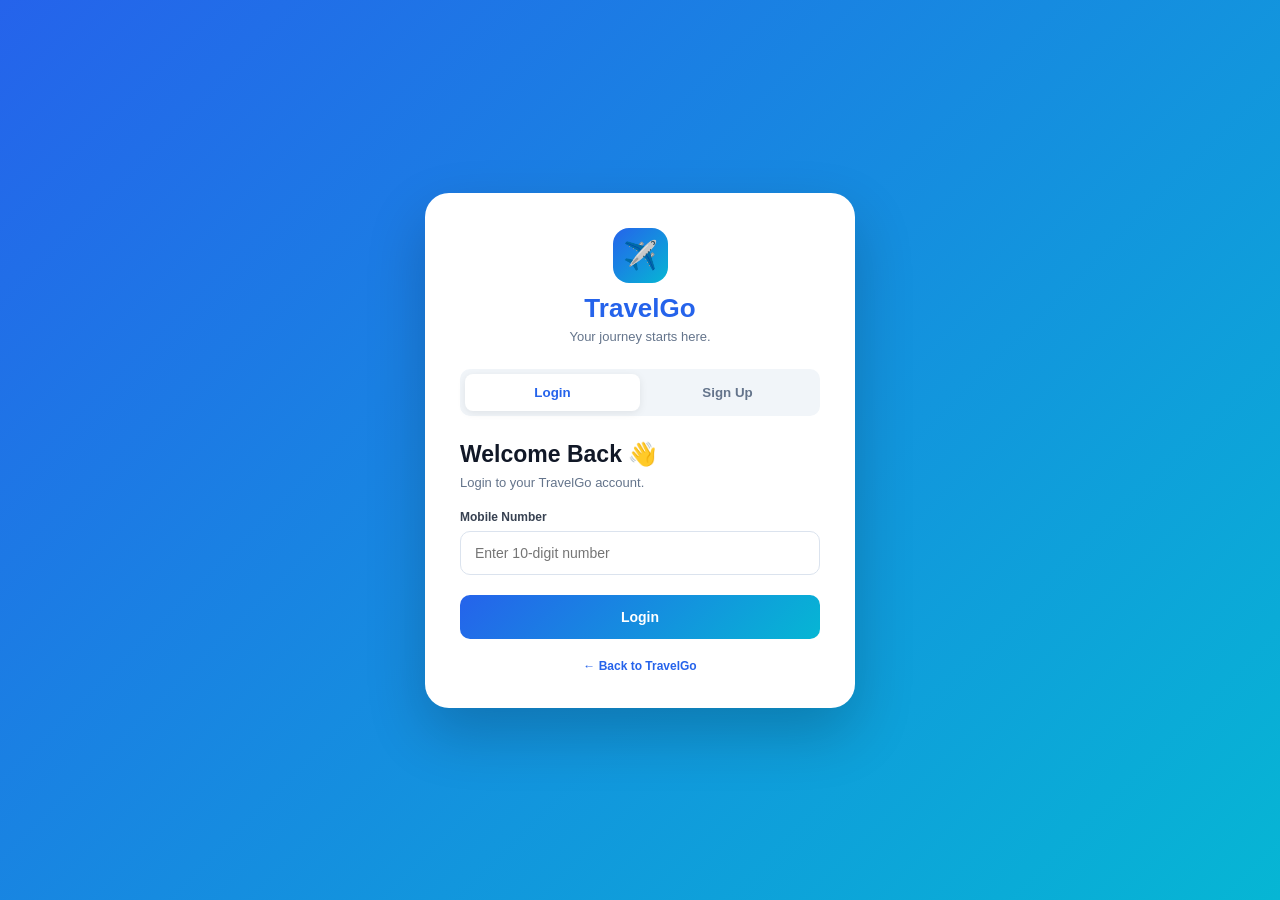
<file: auth.html>
<!DOCTYPE html>
<html lang="en">
<head>
    <meta charset="UTF-8">
    <meta name="viewport" content="width=device-width, initial-scale=1.0">

    <title>TravelGo | Login & Sign Up</title>

    <style>

        * {
            margin: 0;
            padding: 0;
            box-sizing: border-box;
        }

        body {
            font-family: Arial, sans-serif;
            min-height: 100vh;

            display: flex;
            align-items: center;
            justify-content: center;

            background:
                linear-gradient(
                    135deg,
                    #2563eb,
                    #06b6d4
                );

            padding: 20px;
        }

        .auth-container {
            width: 100%;
            max-width: 430px;

            background: white;

            padding: 35px;

            border-radius: 24px;

            box-shadow:
                0 25px 60px
                rgba(0,0,0,.2);
        }

        .logo {
            text-align: center;
            margin-bottom: 25px;
        }

        .logo-icon {
            width: 55px;
            height: 55px;

            margin: auto;

            display: grid;
            place-items: center;

            border-radius: 16px;

            background:
                linear-gradient(
                    135deg,
                    #2563eb,
                    #06b6d4
                );

            color: white;

            font-size: 28px;
        }

        .logo h1 {
            margin-top: 10px;

            color: #2563eb;

            font-size: 26px;
        }

        .logo p {
            margin-top: 5px;

            color: #64748b;

            font-size: 13px;
        }

        .tabs {
            display: flex;

            background: #f1f5f9;

            padding: 5px;

            border-radius: 10px;

            margin-bottom: 25px;
        }

        .tab {
            width: 50%;

            padding: 11px;

            border: 0;

            border-radius: 8px;

            background: transparent;

            color: #64748b;

            font-weight: 700;

            cursor: pointer;
        }

        .tab.active {
            background: white;

            color: #2563eb;

            box-shadow:
                0 2px 8px
                rgba(0,0,0,.08);
        }

        .form {
            display: none;
        }

        .form.active {
            display: block;
        }

        .form h2 {
            font-size: 23px;

            color: #111827;

            margin-bottom: 7px;
        }

        .form-description {
            color: #64748b;

            font-size: 13px;

            margin-bottom: 20px;
        }

        .input-group {
            margin-bottom: 15px;
        }

        .input-group label {
            display: block;

            margin-bottom: 7px;

            font-size: 12px;

            font-weight: 700;

            color: #374151;
        }

        .input-group input {
            width: 100%;

            padding: 13px 14px;

            border: 1px solid #dbe3ee;

            border-radius: 10px;

            outline: none;

            font-size: 14px;

            transition: .2s;
        }

        .input-group input:focus {
            border-color: #2563eb;

            box-shadow:
                0 0 0 3px
                rgba(37,99,235,.1);
        }

        .submit-button {
            width: 100%;

            padding: 14px;

            border: 0;

            border-radius: 10px;

            background:
                linear-gradient(
                    135deg,
                    #2563eb,
                    #06b6d4
                );

            color: white;

            font-size: 14px;

            font-weight: 700;

            cursor: pointer;

            margin-top: 5px;

            transition: .2s;
        }

        .submit-button:hover {
            transform: translateY(-2px);

            box-shadow:
                0 8px 20px
                rgba(37,99,235,.25);
        }

        .back-home {
            display: block;

            text-align: center;

            margin-top: 20px;

            color: #2563eb;

            text-decoration: none;

            font-size: 12px;

            font-weight: 700;
        }

        .message {
            display: none;

            margin-top: 15px;

            padding: 11px;

            border-radius: 8px;

            text-align: center;

            font-size: 12px;

            font-weight: 600;
        }

        .message.show {
            display: block;
        }

        .message.success {
            background: #dcfce7;
            color: #166534;
        }

        .message.error {
            background: #fee2e2;
            color: #991b1b;
        }

    </style>
</head>

<body>

    <div class="auth-container">

        <!-- LOGO -->

        <div class="logo">

            <div class="logo-icon">
                ✈️
            </div>

            <h1>
                TravelGo
            </h1>

            <p>
                Your journey starts here.
            </p>

        </div>


        <!-- TABS -->

        <div class="tabs">

            <button
                class="tab active"
                id="loginTab"
            >
                Login
            </button>

            <button
                class="tab"
                id="signupTab"
            >
                Sign Up
            </button>

        </div>


        <!-- LOGIN FORM -->

        <form
            class="form active"
            id="loginForm"
        >

            <h2>
                Welcome Back 👋
            </h2>

            <p class="form-description">
                Login to your TravelGo account.
            </p>


            <div class="input-group">

                <label>
                    Mobile Number
                </label>

                <input
                    type="tel"
                    id="loginPhone"
                    placeholder="Enter 10-digit number"
                    maxlength="10"
                >

            </div>


            <button
                type="submit"
                class="submit-button"
            >
                Login
            </button>

        </form>


        <!-- SIGN UP FORM -->

        <form
            class="form"
            id="signupForm"
        >

            <h2>
                Create Account 🚀
            </h2>

            <p class="form-description">
                Create your TravelGo account.
            </p>


            <div class="input-group">

                <label>
                    Full Name
                </label>

                <input
                    type="text"
                    id="signupName"
                    placeholder="Enter your name"
                >

            </div>


            <div class="input-group">

                <label>
                    Mobile Number
                </label>

                <input
                    type="tel"
                    id="signupPhone"
                    placeholder="Enter 10-digit number"
                    maxlength="10"
                >

            </div>


            <button
                type="submit"
                class="submit-button"
            >
                Create Account
            </button>

        </form>


        <!-- MESSAGE -->

        <div
            class="message"
            id="message"
        ></div>


        <!-- HOME -->

        <a
            href="index.html"
            class="back-home"
        >
            ← Back to TravelGo
        </a>

    </div>


    <script>

        const loginTab =
            document.getElementById("loginTab");

        const signupTab =
            document.getElementById("signupTab");

        const loginForm =
            document.getElementById("loginForm");

        const signupForm =
            document.getElementById("signupForm");

        const message =
            document.getElementById("message");


        // =========================
        // SWITCH TO LOGIN
        // =========================

        loginTab.addEventListener(
            "click",
            function() {

                loginTab.classList.add("active");

                signupTab.classList.remove("active");

                loginForm.classList.add("active");

                signupForm.classList.remove("active");

                hideMessage();

            }
        );


        // =========================
        // SWITCH TO SIGN UP
        // =========================

        signupTab.addEventListener(
            "click",
            function() {

                signupTab.classList.add("active");

                loginTab.classList.remove("active");

                signupForm.classList.add("active");

                loginForm.classList.remove("active");

                hideMessage();

            }
        );


        // =========================
        // SIGN UP
        // =========================

        signupForm.addEventListener(
            "submit",
            function(event) {

                event.preventDefault();

                const name =
                    document.getElementById(
                        "signupName"
                    ).value.trim();

                const phone =
                    document.getElementById(
                        "signupPhone"
                    ).value.trim();


                if (name === "") {

                    showMessage(
                        "Please enter your name.",
                        "error"
                    );

                    return;
                }


                if (!/^[0-9]{10}$/.test(phone)) {

                    showMessage(
                        "Please enter a valid 10-digit mobile number.",
                        "error"
                    );

                    return;
                }


                const existingUser =
                    localStorage.getItem(
                        "travelgoUser"
                    );


                if (existingUser) {

                    const user =
                        JSON.parse(existingUser);


                    if (user.phone === phone) {

                        showMessage(
                            "Account already exists. Please login.",
                            "error"
                        );

                        return;
                    }

                }


                const newUser = {

                    name: name,

                    phone: phone,

                    createdAt:
                        new Date().toISOString()

                };


                localStorage.setItem(
                    "travelgoUser",
                    JSON.stringify(newUser)
                );


               localStorage.setItem(
    "travelgoPendingOTP",
    "true"
);

window.location.href = "otp.html";

                showMessage(
                    "Account created successfully! 🎉",
                    "success"
                );


                signupForm.reset();

            }
        );


        // =========================
        // LOGIN
        // =========================

        loginForm.addEventListener(
            "submit",
            function(event) {

                event.preventDefault();

                const phone =
                    document.getElementById(
                        "loginPhone"
                    ).value.trim();


                if (!/^[0-9]{10}$/.test(phone)) {

                    showMessage(
                        "Please enter a valid 10-digit mobile number.",
                        "error"
                    );

                    return;
                }


                const savedUser =
                    localStorage.getItem(
                        "travelgoUser"
                    );


                if (!savedUser) {

                    showMessage(
                        "No account found. Please sign up first.",
                        "error"
                    );

                    return;
                }


                const user =
                    JSON.parse(savedUser);


                if (user.phone !== phone) {

                    showMessage(
                        "Mobile number is not registered.",
                        "error"
                    );

                    return;
                }


                localStorage.setItem(
                    "travelgoLoggedIn",
                    "true"
                );


                showMessage(
                    "Login successful! Welcome " +
                    user.name +
                    " 👋",
                    "success"
                );


                loginForm.reset();


                setTimeout(function() {

                    window.location.href =
                        "index.html";

                }, 1200);

            }
        );


        // =========================
        // MESSAGE
        // =========================

        function showMessage(
            text,
            type
        ) {

            message.textContent = text;

            message.className =
                "message show " + type;

        }


        function hideMessage() {

            message.className =
                "message";

        }

    </script>

</body>
</html>
</file>
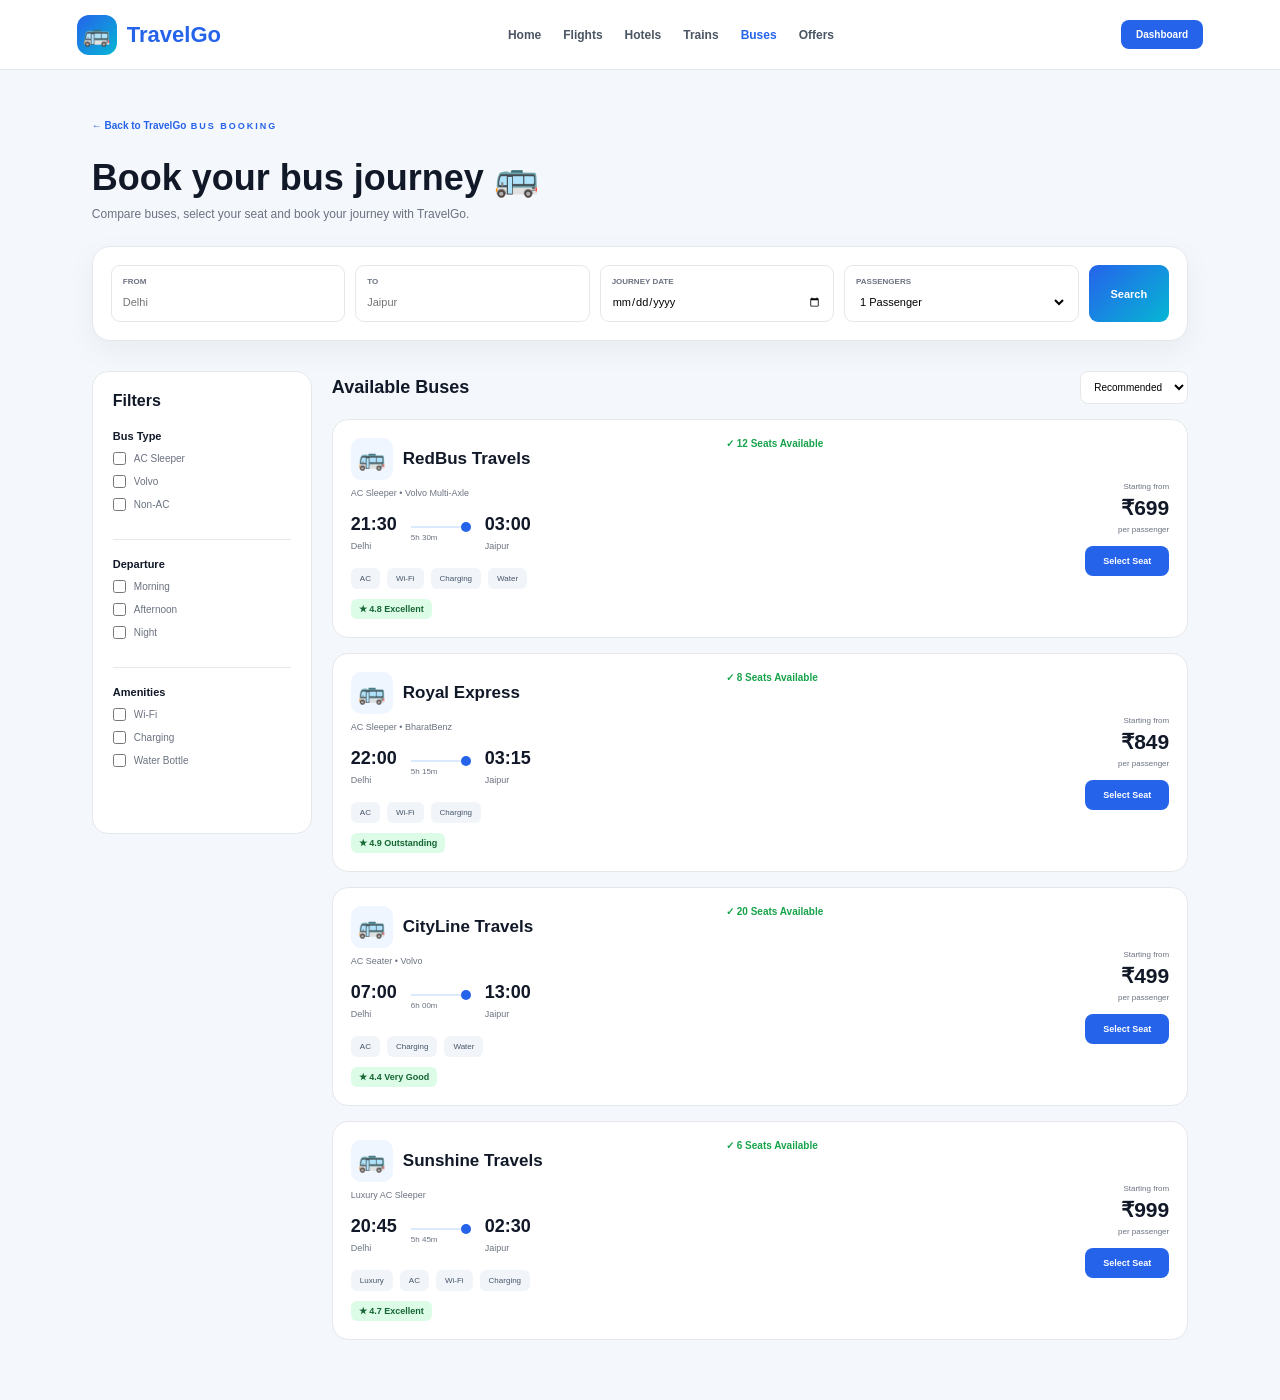
<file: buses.html>
<!DOCTYPE html>
<html lang="en">
<head>
<meta charset="UTF-8">
<meta name="viewport" content="width=device-width, initial-scale=1.0">

<title>TravelGo | Bus Booking</title>

<style>

*{
    margin:0;
    padding:0;
    box-sizing:border-box;
}

body{
    font-family:Arial,sans-serif;
    background:#f4f7fb;
    color:#111827;
}

a{
    text-decoration:none;
}

button,
input,
select{
    font-family:inherit;
}

button{
    cursor:pointer;
}

/* ================= NAVBAR ================= */

header{
    height:70px;
    padding:0 6%;
    background:white;
    border-bottom:1px solid #e5e7eb;

    display:flex;
    align-items:center;
    justify-content:space-between;

    position:sticky;
    top:0;
    z-index:1000;
}

.logo{
    display:flex;
    align-items:center;
    gap:10px;

    color:#2563eb;
    font-size:22px;
    font-weight:800;
}

.logo-icon{
    width:40px;
    height:40px;

    display:grid;
    place-items:center;

    border-radius:12px;

    background:linear-gradient(
        135deg,
        #2563eb,
        #06b6d4
    );

    color:white;
}

nav{
    display:flex;
    gap:22px;
}

nav a{
    color:#4b5563;
    font-size:12px;
    font-weight:700;
}

nav a:hover,
nav a.active{
    color:#2563eb;
}

.account-btn{
    padding:9px 15px;

    border:0;
    border-radius:8px;

    background:#2563eb;
    color:white;

    font-size:10px;
    font-weight:800;
}

/* ================= PAGE ================= */

.page{
    max-width:1250px;
    margin:auto;
    padding:45px 6%;
}

.back{
    display:inline-block;
    margin-bottom:18px;

    color:#2563eb;
    font-size:10px;
    font-weight:800;
}

.page-top span{
    color:#2563eb;
    font-size:9px;
    font-weight:800;
    letter-spacing:2px;
}

.page-top h1{
    margin-top:8px;
    font-size:36px;
}

.page-top p{
    margin-top:8px;
    color:#6b7280;
    font-size:12px;
}

/* ================= SEARCH ================= */

.search-panel{
    display:grid;
    grid-template-columns:
        1fr 1fr 1fr 1fr auto;

    gap:10px;

    padding:18px;
    margin:25px 0 30px;

    background:white;

    border:1px solid #e5e7eb;
    border-radius:18px;

    box-shadow:0 10px 30px rgba(0,0,0,.05);
}

.field{
    padding:11px;

    border:1px solid #e5e7eb;
    border-radius:9px;
}

.field label{
    display:block;
    margin-bottom:6px;

    color:#6b7280;
    font-size:8px;
    font-weight:800;
}

.field input,
.field select{
    width:100%;

    border:0;
    outline:0;

    background:transparent;

    font-size:11px;
}

.search-btn{
    padding:0 22px;

    border:0;
    border-radius:9px;

    background:linear-gradient(
        135deg,
        #2563eb,
        #06b6d4
    );

    color:white;

    font-size:11px;
    font-weight:800;
}

/* ================= CONTENT ================= */

.content{
    display:grid;
    grid-template-columns:220px 1fr;
    gap:20px;
}

/* ================= FILTER ================= */

.filters{
    height:fit-content;

    padding:20px;

    background:white;

    border:1px solid #e5e7eb;
    border-radius:16px;
}

.filters h2{
    margin-bottom:20px;
    font-size:16px;
}

.filter-group{
    padding-bottom:18px;
    margin-bottom:18px;

    border-bottom:1px solid #e5e7eb;
}

.filter-group:last-child{
    border-bottom:0;
}

.filter-group h3{
    margin-bottom:10px;
    font-size:11px;
}

.filter-option{
    display:flex;
    align-items:center;
    gap:8px;

    margin:10px 0;

    color:#6b7280;
    font-size:10px;
}

/* ================= RESULTS ================= */

.results-header{
    display:flex;
    justify-content:space-between;
    align-items:center;

    margin-bottom:15px;
}

.results-header h2{
    font-size:18px;
}

.sort{
    padding:9px;

    background:white;

    border:1px solid #e5e7eb;
    border-radius:8px;

    font-size:10px;
}

/* ================= BUS CARD ================= */

.bus-card{
    display:grid;
    grid-template-columns:1.3fr 1fr 150px;

    gap:20px;

    padding:18px;
    margin-bottom:15px;

    background:white;

    border:1px solid #e5e7eb;
    border-radius:16px;

    transition:.25s;
}

.bus-card:hover{
    transform:translateY(-3px);
    box-shadow:0 12px 30px rgba(0,0,0,.08);
}

.bus-name{
    display:flex;
    align-items:center;
    gap:10px;

    margin-bottom:8px;

    font-size:17px;
    font-weight:800;
}

.bus-icon{
    width:42px;
    height:42px;

    display:grid;
    place-items:center;

    border-radius:10px;

    background:#eff6ff;

    font-size:22px;
}

.bus-type{
    color:#6b7280;
    font-size:9px;
}

.route{
    display:flex;
    align-items:center;
    gap:14px;

    margin-top:16px;
}

.station strong{
    display:block;
    font-size:18px;
}

.station span{
    color:#6b7280;
    font-size:9px;
}

.line{
    width:60px;
    height:2px;

    background:#dbeafe;

    position:relative;
}

.line::after{
    content:"";

    position:absolute;
    right:0;
    top:-4px;

    width:10px;
    height:10px;

    border-radius:50%;

    background:#2563eb;
}

.duration{
    margin-top:5px;

    color:#6b7280;
    font-size:8px;
}

.features{
    display:flex;
    flex-wrap:wrap;
    gap:7px;

    margin-top:15px;
}

.feature{
    padding:6px 9px;

    border-radius:6px;

    background:#f1f5f9;

    color:#475569;

    font-size:8px;
}

.rating{
    display:inline-block;

    margin-top:10px;
    padding:5px 8px;

    border-radius:6px;

    background:#dcfce7;
    color:#166534;

    font-size:9px;
    font-weight:800;
}

.price-box{
    display:flex;
    flex-direction:column;
    justify-content:center;
    align-items:flex-end;
}

.price-box small{
    color:#6b7280;
    font-size:8px;
}

.price-box strong{
    margin:5px 0;
    font-size:21px;
}

.price-box span{
    color:#6b7280;
    font-size:8px;
}

.book-btn{
    margin-top:12px;

    padding:10px 18px;

    border:0;
    border-radius:8px;

    background:#2563eb;
    color:white;

    font-size:9px;
    font-weight:800;
}

.book-btn:hover{
    background:#1d4ed8;
}

/* ================= NO RESULTS ================= */

.no-results{
    display:none;

    padding:40px 20px;

    background:white;

    border:1px solid #e5e7eb;
    border-radius:16px;

    text-align:center;
}

.no-results.show{
    display:block;
}

.no-results h3{
    margin-bottom:8px;
    font-size:18px;
}

.no-results p{
    color:#6b7280;
    font-size:11px;
}

/* ================= MODAL ================= */

.modal{
    position:fixed;
    inset:0;

    display:none;
    align-items:center;
    justify-content:center;

    padding:20px;

    background:rgba(0,0,0,.65);

    backdrop-filter:blur(5px);

    z-index:5000;
}

.modal.show{
    display:flex;
}

.modal-box{
    width:min(540px,100%);
    max-height:90vh;

    overflow-y:auto;

    padding:28px;

    background:white;
    border-radius:20px;
}

.modal-top{
    display:flex;
    align-items:center;
    justify-content:space-between;

    margin-bottom:20px;
}

.modal-top h2{
    font-size:22px;
}

.close-btn{
    width:32px;
    height:32px;

    border:0;
    border-radius:50%;

    background:#f1f5f9;

    font-size:18px;
}

.selected-bus{
    padding:15px;
    margin-bottom:20px;

    border-radius:12px;

    background:#eff6ff;
    color:#1e3a8a;

    font-size:10px;
    line-height:1.8;
}

/* ================= SEATS ================= */

.seat-title{
    margin-bottom:10px;

    font-size:10px;
    font-weight:800;
}

.seat-layout{
    padding:15px;
    margin-bottom:20px;

    border:1px solid #e5e7eb;
    border-radius:12px;

    background:#f8fafc;
}

.driver{
    padding:8px;
    margin-bottom:15px;

    text-align:right;

    color:#64748b;
    font-size:9px;
}

.seat-row{
    display:flex;
    justify-content:center;
    gap:10px;

    margin-bottom:10px;
}

.seat{
    width:36px;
    height:36px;

    border:1px solid #93c5fd;
    border-radius:7px;

    background:white;

    color:#2563eb;

    font-size:9px;
    font-weight:700;
}

.seat:hover{
    background:#dbeafe;
}

.seat.selected{
    background:#2563eb;
    color:white;
    border-color:#2563eb;
}

.seat.booked{
    background:#e5e7eb;
    color:#9ca3af;
    border-color:#e5e7eb;

    cursor:not-allowed;
}

.seat-info{
    display:flex;
    justify-content:center;
    gap:15px;

    margin-top:12px;

    font-size:8px;
    color:#6b7280;
}

.dot{
    width:9px;
    height:9px;

    display:inline-block;

    margin-right:4px;

    border-radius:3px;

    vertical-align:middle;
}

.dot.available{
    background:white;
    border:1px solid #93c5fd;
}

.dot.selected{
    background:#2563eb;
}

.dot.booked{
    background:#e5e7eb;
}

/* ================= FORM ================= */

.form-group{
    margin-bottom:14px;
}

.form-group label{
    display:block;

    margin-bottom:6px;

    font-size:9px;
    font-weight:800;
}

.form-group input{
    width:100%;
    height:44px;

    padding:0 12px;

    border:1px solid #dbe1ea;
    border-radius:9px;

    outline:0;

    font-size:11px;
}

.form-group input:focus{
    border-color:#2563eb;
}

.continue-btn{
    width:100%;
    height:45px;

    border:0;
    border-radius:9px;

    background:#2563eb;

    color:white;

    font-size:11px;
    font-weight:800;
}

.continue-btn:hover{
    background:#1d4ed8;
}

/* ================= OTP ================= */

.otp-section{
    display:none;
}

.otp-section.show{
    display:block;
}

.otp-message{
    padding:14px;
    margin-bottom:15px;

    border-radius:10px;

    background:#f0fdf4;
    color:#166534;

    font-size:10px;
}

.otp-input{
    text-align:center;

    letter-spacing:8px;

    font-size:18px !important;
    font-weight:800;
}

/* ================= SUCCESS ================= */

.success{
    display:none;
    text-align:center;
}

.success.show{
    display:block;
}

.success-icon{
    width:70px;
    height:70px;

    display:grid;
    place-items:center;

    margin:0 auto 20px;

    border-radius:50%;

    background:#dcfce7;
    color:#16a34a;

    font-size:35px;
}

.success p{
    margin-top:8px;

    color:#6b7280;

    font-size:11px;
    line-height:1.6;
}

.booking-id{
    padding:14px;
    margin:20px 0;

    border-radius:10px;

    background:#f1f5f9;

    font-size:11px;
    font-weight:800;
}

.booking-id span{
    color:#2563eb;
}

.dashboard-btn{
    display:block;

    width:100%;

    padding:13px;

    margin-top:10px;

    border-radius:9px;

    background:#eff6ff;
    color:#2563eb;

    font-size:10px;
    font-weight:800;
}

/* ================= RESPONSIVE ================= */

@media(max-width:950px){

    .search-panel{
        grid-template-columns:1fr 1fr;
    }

    .content{
        grid-template-columns:1fr;
    }

    .filters{
        display:none;
    }

    .bus-card{
        grid-template-columns:1fr;
    }

    .price-box{
        align-items:flex-start;
    }

}

@media(max-width:650px){

    header{
        padding:0 20px;
    }

    nav{
        display:none;
    }

    .page{
        padding:35px 20px;
    }

    .page-top h1{
        font-size:30px;
    }

    .search-panel{
        grid-template-columns:1fr;
    }

    .search-btn{
        height:45px;
    }

    .route{
        gap:8px;
    }

    .line{
        width:40px;
    }

    .modal-box{
        padding:20px;
    }

    .seat{
        width:32px;
        height:32px;
    }

}

</style>
</head>

<body>

<!-- ================= NAVBAR ================= -->

<header>

    <a href="index.html" class="logo">

        <span class="logo-icon">
            🚌
        </span>

        TravelGo

    </a>

    <nav>

        <a href="index.html">
            Home
        </a>

        <a href="flight.html">
            Flights
        </a>

        <a href="hotels.html">
            Hotels
        </a>

        <a href="trains.html">
            Trains
        </a>

        <a href="buses.html" class="active">
            Buses
        </a>
<a href="offer.html">Offers</a>
    </nav>

   <a
        href="dashboard.html"
        class="account-btn"
    >
        Dashboard
    </a>

</header>


<!-- ================= MAIN ================= -->

<main class="page">

    <div class="page-top">

        <a href="index.html" class="back">
            ← Back to TravelGo
        </a>

        <span>
            BUS BOOKING
        </span>

        <h1>
            Book your bus journey 🚌
        </h1>

        <p>
            Compare buses, select your seat and
            book your journey with TravelGo.
        </p>

    </div>


    <!-- ================= SEARCH ================= -->

    <div class="search-panel">

        <div class="field">

            <label>FROM</label>

            <input
                type="text"
                id="fromCity"
                placeholder="Delhi"
            >

        </div>


        <div class="field">

            <label>TO</label>

            <input
                type="text"
                id="toCity"
                placeholder="Jaipur"
            >

        </div>


        <div class="field">

            <label>JOURNEY DATE</label>

            <input
                type="date"
                id="journeyDate"
            >

        </div>


        <div class="field">

            <label>PASSENGERS</label>

            <select id="passengers">

                <option value="1">
                    1 Passenger
                </option>

                <option value="2">
                    2 Passengers
                </option>

                <option value="3">
                    3 Passengers
                </option>

                <option value="4">
                    4 Passengers
                </option>

            </select>

        </div>


        <button
            class="search-btn"
            onclick="searchBuses()"
        >
            Search
        </button>

    </div>


    <!-- ================= CONTENT ================= -->

    <div class="content">

        <!-- FILTERS -->

        <aside class="filters">

            <h2>
                Filters
            </h2>


            <div class="filter-group">

                <h3>
                    Bus Type
                </h3>

                <label class="filter-option">
                    <input
                        type="checkbox"
                        class="bus-filter"
                        value="AC Sleeper"
                    >
                    AC Sleeper
                </label>

                <label class="filter-option">
                    <input
                        type="checkbox"
                        class="bus-filter"
                        value="Volvo"
                    >
                    Volvo
                </label>

                <label class="filter-option">
                    <input
                        type="checkbox"
                        class="bus-filter"
                        value="Non-AC"
                    >
                    Non-AC
                </label>

            </div>


            <div class="filter-group">

                <h3>
                    Departure
                </h3>

                <label class="filter-option">
                    <input
                        type="checkbox"
                        class="time-filter"
                        value="morning"
                    >
                    Morning
                </label>

                <label class="filter-option">
                    <input
                        type="checkbox"
                        class="time-filter"
                        value="afternoon"
                    >
                    Afternoon
                </label>

                <label class="filter-option">
                    <input
                        type="checkbox"
                        class="time-filter"
                        value="night"
                    >
                    Night
                </label>

            </div>


            <div class="filter-group">

                <h3>
                    Amenities
                </h3>

                <label class="filter-option">
                    <input
                        type="checkbox"
                        class="amenity-filter"
                        value="Wi-Fi"
                    >
                    Wi-Fi
                </label>

                <label class="filter-option">
                    <input
                        type="checkbox"
                        class="amenity-filter"
                        value="Charging"
                    >
                    Charging
                </label>

                <label class="filter-option">
                    <input
                        type="checkbox"
                        class="amenity-filter"
                        value="Water"
                    >
                    Water Bottle
                </label>

            </div>

        </aside>


        <!-- RESULTS -->

        <section id="busResults">

            <div class="results-header">

                <h2>
                    Available Buses
                </h2>

                <select
                    class="sort"
                    id="sortBuses"
                    onchange="sortBuses()"
                >

                    <option value="recommended">
                        Recommended
                    </option>

                    <option value="price">
                        Cheapest
                    </option>

                    <option value="rating">
                        Highest Rated
                    </option>

                </select>

            </div>


            <!-- BUS 1 -->

            <article
                class="bus-card"
                data-price="699"
                data-rating="4.8"
                data-type="AC Sleeper"
                data-time="night"
                data-amenities="Wi-Fi,Charging,Water"
            >

                <div>

                    <div class="bus-name">

                        <span class="bus-icon">
                            🚌
                        </span>

                        RedBus Travels

                    </div>

                    <div class="bus-type">
                        AC Sleeper • Volvo Multi-Axle
                    </div>


                    <div class="route">

                        <div class="station">

                            <strong>
                                21:30
                            </strong>

                            <span>
                                Delhi
                            </span>

                        </div>


                        <div>

                            <div class="line"></div>

                            <div class="duration">
                                5h 30m
                            </div>

                        </div>


                        <div class="station">

                            <strong>
                                03:00
                            </strong>

                            <span>
                                Jaipur
                            </span>

                        </div>

                    </div>


                    <div class="features">

                        <span class="feature">
                            AC
                        </span>

                        <span class="feature">
                            Wi-Fi
                        </span>

                        <span class="feature">
                            Charging
                        </span>

                        <span class="feature">
                            Water
                        </span>

                    </div>


                    <span class="rating">
                        ★ 4.8 Excellent
                    </span>

                </div>


                <div>

                    <p style="
                        color:#16a34a;
                        font-size:10px;
                        font-weight:800;
                    ">
                        ✓ 12 Seats Available
                    </p>

                </div>


                <div class="price-box">

                    <small>
                        Starting from
                    </small>

                    <strong>
                        ₹699
                    </strong>

                    <span>
                        per passenger
                    </span>

                    <button
                        class="book-btn"
                        onclick="openBooking(
                            'RedBus Travels',
                            'AC Sleeper',
                            'Delhi',
                            'Jaipur',
                            '21:30',
                            '03:00',
                            699
                        )"
                    >
                        Select Seat
                    </button>

                </div>

            </article>


            <!-- BUS 2 -->

            <article
                class="bus-card"
                data-price="849"
                data-rating="4.9"
                data-type="AC Sleeper"
                data-time="night"
                data-amenities="Wi-Fi,Charging"
            >

                <div>

                    <div class="bus-name">

                        <span class="bus-icon">
                            🚌
                        </span>

                        Royal Express

                    </div>

                    <div class="bus-type">
                        AC Sleeper • BharatBenz
                    </div>


                    <div class="route">

                        <div class="station">

                            <strong>
                                22:00
                            </strong>

                            <span>
                                Delhi
                            </span>

                        </div>


                        <div>

                            <div class="line"></div>

                            <div class="duration">
                                5h 15m
                            </div>

                        </div>


                        <div class="station">

                            <strong>
                                03:15
                            </strong>

                            <span>
                                Jaipur
                            </span>

                        </div>

                    </div>


                    <div class="features">

                        <span class="feature">
                            AC
                        </span>

                        <span class="feature">
                            Wi-Fi
                        </span>

                        <span class="feature">
                            Charging
                        </span>

                    </div>


                    <span class="rating">
                        ★ 4.9 Outstanding
                    </span>

                </div>


                <div>

                    <p style="
                        color:#16a34a;
                        font-size:10px;
                        font-weight:800;
                    ">
                        ✓ 8 Seats Available
                    </p>

                </div>


                <div class="price-box">

                    <small>
                        Starting from
                    </small>

                    <strong>
                        ₹849
                    </strong>

                    <span>
                        per passenger
                    </span>

                    <button
                        class="book-btn"
                        onclick="openBooking(
                            'Royal Express',
                            'AC Sleeper',
                            'Delhi',
                            'Jaipur',
                            '22:00',
                            '03:15',
                            849
                        )"
                    >
                        Select Seat
                    </button>

                </div>

            </article>


            <!-- BUS 3 -->

            <article
                class="bus-card"
                data-price="499"
                data-rating="4.4"
                data-type="AC Seater"
                data-time="morning"
                data-amenities="Charging,Water"
            >

                <div>

                    <div class="bus-name">

                        <span class="bus-icon">
                            🚌
                        </span>

                        CityLine Travels

                    </div>

                    <div class="bus-type">
                        AC Seater • Volvo
                    </div>


                    <div class="route">

                        <div class="station">

                            <strong>
                                07:00
                            </strong>

                            <span>
                                Delhi
                            </span>

                        </div>


                        <div>

                            <div class="line"></div>

                            <div class="duration">
                                6h 00m
                            </div>

                        </div>


                        <div class="station">

                            <strong>
                                13:00
                            </strong>

                            <span>
                                Jaipur
                            </span>

                        </div>

                    </div>


                    <div class="features">

                        <span class="feature">
                            AC
                        </span>

                        <span class="feature">
                            Charging
                        </span>

                        <span class="feature">
                            Water
                        </span>

                    </div>


                    <span class="rating">
                        ★ 4.4 Very Good
                    </span>

                </div>


                <div>

                    <p style="
                        color:#16a34a;
                        font-size:10px;
                        font-weight:800;
                    ">
                        ✓ 20 Seats Available
                    </p>

                </div>


                <div class="price-box">

                    <small>
                        Starting from
                    </small>

                    <strong>
                        ₹499
                    </strong>

                    <span>
                        per passenger
                    </span>

                    <button
                        class="book-btn"
                        onclick="openBooking(
                            'CityLine Travels',
                            'AC Seater',
                            'Delhi',
                            'Jaipur',
                            '07:00',
                            '13:00',
                            499
                        )"
                    >
                        Select Seat
                    </button>

                </div>

            </article>


            <!-- BUS 4 -->

            <article
                class="bus-card"
                data-price="999"
                data-rating="4.7"
                data-type="Luxury AC Sleeper"
                data-time="night"
                data-amenities="Wi-Fi,Charging"
            >

                <div>

                    <div class="bus-name">

                        <span class="bus-icon">
                            🚌
                        </span>

                        Sunshine Travels

                    </div>

                    <div class="bus-type">
                        Luxury AC Sleeper
                    </div>


                    <div class="route">

                        <div class="station">

                            <strong>
                                20:45
                            </strong>

                            <span>
                                Delhi
                            </span>

                        </div>


                        <div>

                            <div class="line"></div>

                            <div class="duration">
                                5h 45m
                            </div>

                        </div>


                        <div class="station">

                            <strong>
                                02:30
                            </strong>

                            <span>
                                Jaipur
                            </span>

                        </div>

                    </div>


                    <div class="features">

                        <span class="feature">
                            Luxury
                        </span>

                        <span class="feature">
                            AC
                        </span>

                        <span class="feature">
                            Wi-Fi
                        </span>

                        <span class="feature">
                            Charging
                        </span>

                    </div>


                    <span class="rating">
                        ★ 4.7 Excellent
                    </span>

                </div>


                <div>

                    <p style="
                        color:#16a34a;
                        font-size:10px;
                        font-weight:800;
                    ">
                        ✓ 6 Seats Available
                    </p>

                </div>


                <div class="price-box">

                    <small>
                        Starting from
                    </small>

                    <strong>
                        ₹999
                    </strong>

                    <span>
                        per passenger
                    </span>

                    <button
                        class="book-btn"
                        onclick="openBooking(
                            'Sunshine Travels',
                            'Luxury AC Sleeper',
                            'Delhi',
                            'Jaipur',
                            '20:45',
                            '02:30',
                            999
                        )"
                    >
                        Select Seat
                    </button>

                </div>

            </article>


            <div
                class="no-results"
                id="noResults"
            >

                <h3>
                    🚌 No buses found
                </h3>

                <p>
                    Try another route or change your filters.
                </p>

            </div>

        </section>

    </div>

</main>


<!-- ================= BOOKING MODAL ================= -->

<div
    class="modal"
    id="bookingModal"
>

    <div class="modal-box">


        <!-- SEAT -->

        <div id="seatSection">

            <div class="modal-top">

                <h2>
                    Select Your Seat
                </h2>

                <button
                    class="close-btn"
                    onclick="closeBooking()"
                >
                    ×
                </button>

            </div>


            <div
                class="selected-bus"
                id="selectedBus"
            ></div>


            <div class="seat-title">
                SELECT SEAT
            </div>


            <div class="seat-layout">

                <div class="driver">
                    🛞 Driver
                </div>


                <div class="seat-row">

                    <button
                        class="seat"
                        onclick="selectSeat(this)"
                    >
                        A1
                    </button>

                    <button
                        class="seat"
                        onclick="selectSeat(this)"
                    >
                        A2
                    </button>

                    <button
                        class="seat booked"
                        disabled
                    >
                        A3
                    </button>

                    <button
                        class="seat"
                        onclick="selectSeat(this)"
                    >
                        A4
                    </button>

                </div>


                <div class="seat-row">

                    <button
                        class="seat"
                        onclick="selectSeat(this)"
                    >
                        B1
                    </button>

                    <button
                        class="seat booked"
                        disabled
                    >
                        B2
                    </button>

                    <button
                        class="seat"
                        onclick="selectSeat(this)"
                    >
                        B3
                    </button>

                    <button
                        class="seat"
                        onclick="selectSeat(this)"
                    >
                        B4
                    </button>

                </div>


                <div class="seat-row">

                    <button
                        class="seat"
                        onclick="selectSeat(this)"
                    >
                        C1
                    </button>

                    <button
                        class="seat"
                        onclick="selectSeat(this)"
                    >
                        C2
                    </button>

                    <button
                        class="seat booked"
                        disabled
                    >
                        C3
                    </button>

                    <button
                        class="seat"
                        onclick="selectSeat(this)"
                    >
                        C4
                    </button>

                </div>


                <div class="seat-row">

                    <button
                        class="seat"
                        onclick="selectSeat(this)"
                    >
                        D1
                    </button>

                    <button
                        class="seat"
                        onclick="selectSeat(this)"
                    >
                        D2
                    </button>

                    <button
                        class="seat"
                        onclick="selectSeat(this)"
                    >
                        D3
                    </button>

                    <button
                        class="seat"
                        onclick="selectSeat(this)"
                    >
                        D4
                    </button>

                </div>


                <div class="seat-info">

                    <span>
                        <i class="dot available"></i>
                        Available
                    </span>

                    <span>
                        <i class="dot selected"></i>
                        Selected
                    </span>

                    <span>
                        <i class="dot booked"></i>
                        Booked
                    </span>

                </div>

            </div>


            <button
                class="continue-btn"
                onclick="continueToPassenger()"
            >
                Continue
            </button>

        </div>


        <!-- PASSENGER -->

        <div
            id="passengerSection"
            style="display:none;"
        >

            <div class="modal-top">

                <h2>
                    Passenger Details
                </h2>

                <button
                    class="close-btn"
                    onclick="closeBooking()"
                >
                    ×
                </button>

            </div>


            <div
                class="selected-bus"
                id="passengerBus"
            ></div>


            <div class="form-group">

                <label>
                    PASSENGER NAME
                </label>

                <input
                    type="text"
                    id="passengerName"
                    placeholder="Enter full name"
                >

            </div>


            <div class="form-group">

                <label>
                    MOBILE NUMBER
                </label>

                <input
                    type="tel"
                    id="passengerPhone"
                    maxlength="10"
                    placeholder="10-digit mobile number"
                >

            </div>


            <div class="form-group">

                <label>
                    EMAIL
                </label>

                <input
                    type="email"
                    id="passengerEmail"
                    placeholder="example@email.com"
                >

            </div>

<div class="form-group">
    <label>OFFER CODE</label>

    <div style="display:flex; gap:8px;">

        <input
            type="text"
            id="offerCode"
            placeholder="Enter offer code"
            style="text-transform:uppercase;"
        >

        <button
            type="button"
            onclick="applyOffer()"
            style="
                padding:0 15px;
                border:0;
                border-radius:9px;
                background:#2563eb;
                color:white;
                font-size:10px;
                font-weight:800;
            "
        >
            Apply
        </button>

    </div>

    <p
        id="offerMessage"
        style="
            margin-top:7px;
            font-size:9px;
        "
    ></p>
</div>

<div
    id="fareSummary"
    style="
        padding:14px;
        margin-bottom:15px;
        border-radius:10px;
        background:#f1f5f9;
        font-size:10px;
        line-height:1.8;
    "
>
    Original Fare:
    <strong id="originalFare">₹0</strong>

    <br>

    Discount:
    <strong id="discountAmount">₹0</strong>

    <br>

    <strong>
        Final Fare:
        <span id="finalFare">₹0</span>
    </strong>
</div>
            <button
                class="continue-btn"
                onclick="sendOTP()"
            >
                Continue & Send OTP
            </button>

        </div>


        <!-- OTP -->

        <div
            class="otp-section"
            id="otpSection"
        >

            <div class="modal-top">

                <h2>
                    Verify Mobile
                </h2>

                <button
                    class="close-btn"
                    onclick="closeBooking()"
                >
                    ×
                </button>

            </div>


            <div class="otp-message">

                🔐 Demo OTP sent to your mobile.

                <br><br>

                Use OTP:

                <strong>
                    123456
                </strong>

            </div>


            <div class="form-group">

                <label>
                    ENTER OTP
                </label>

                <input
                    type="text"
                    id="otpInput"
                    class="otp-input"
                    maxlength="6"
                    placeholder="••••••"
                >

            </div>


            <button
                class="continue-btn"
                onclick="verifyOTP()"
            >
                Verify & Confirm Booking
            </button>

        </div>


        <!-- SUCCESS -->

        <div
            class="success"
            id="successSection"
        >

            <div class="success-icon">
                ✓
            </div>

            <h2>
                Bus Ticket Booked!
            </h2>

            <p>
                Your bus booking has been
                successfully confirmed.
            </p>


            <div class="booking-id">

                Booking ID:

                <span id="bookingId">
                    TG000000
                </span>

            </div>


            <a
                href="dashboard.html"
                class="dashboard-btn"
            >
                🎫 View My Booking
            </a>


            <button
                class="continue-btn"
                onclick="closeBooking()"
                style="margin-top:10px;"
            >
                Done
            </button>

        </div>

    </div>

</div>


<script>

/* =====================================================
   DATE
===================================================== */

const today = new Date();

const todayString =
    today.getFullYear() +
    "-" +
    String(today.getMonth() + 1).padStart(2,"0") +
    "-" +
    String(today.getDate()).padStart(2,"0");

document.getElementById("journeyDate").min =
    todayString;


/* =====================================================
   BOOKING VARIABLES
===================================================== */

let selectedBus = {};
let selectedSeat = null;

let appliedOffer = null;
let discountAmount = 0;
let finalFare = 0;

function applyOffer(){

    const input =
        document.getElementById("offerCode");

    const message =
        document.getElementById("offerMessage");

    const code =
        input.value.trim().toUpperCase();

    const fare =
        Number(selectedBus.price);

    discountAmount = 0;
    appliedOffer = null;

    if(!code){

        message.textContent =
            "Please enter an offer code.";

        message.style.color =
            "#dc2626";

        updateFare(fare);

        return;
    }


    const offers = {

        "FIRSTBUS200": {
            discount:200,
            type:"flat"
        },

        "BUS100": {
            discount:100,
            type:"flat"
        },

        "TRAIN150": {
            discount:150,
            type:"flat"
        }

    };


    if(!offers[code]){

        message.textContent =
            "Invalid offer code.";

        message.style.color =
            "#dc2626";

        updateFare(fare);

        return;
    }


    const offer =
        offers[code];


    discountAmount =
        Math.min(
            offer.discount,
            fare
        );


    appliedOffer = code;


    message.textContent =
        "✓ Offer applied successfully!";

    message.style.color =
        "#16a34a";


    updateFare(fare);

}

function updateFare(fare){

    finalFare =
        Math.max(
            0,
            fare - discountAmount
        );


    document.getElementById(
        "originalFare"
    ).textContent =
        "₹" + fare;


    document.getElementById(
        "discountAmount"
    ).textContent =
        "- ₹" + discountAmount;


    document.getElementById(
        "finalFare"
    ).textContent =
        "₹" + finalFare;

}
/* =====================================================
   SEARCH BUSES
===================================================== */

function searchBuses(){

    const from =
        document
        .getElementById("fromCity")
        .value
        .trim()
        .toLowerCase();

    const to =
        document
        .getElementById("toCity")
        .value
        .trim()
        .toLowerCase();

    const date =
        document
        .getElementById("journeyDate")
        .value;


    if(!from){

        alert(
            "Please enter departure city."
        );

        return;
    }


    if(!to){

        alert(
            "Please enter destination city."
        );

        return;
    }


    if(!date){

        alert(
            "Please select journey date."
        );

        return;
    }


    const cards =
        document.querySelectorAll(
            ".bus-card"
        );


    let found = 0;


    cards.forEach(card => {

        const text =
            card.innerText.toLowerCase();


        if(
            text.includes(from) &&
            text.includes(to)
        ){

            card.style.display =
                "grid";

            found++;

        }else{

            card.style.display =
                "none";

        }

    });


    const noResults =
        document.getElementById(
            "noResults"
        );


    if(found === 0){

        noResults.classList.add(
            "show"
        );

    }else{

        noResults.classList.remove(
            "show"
        );

    }

}


/* =====================================================
   SORT BUSES
===================================================== */

function sortBuses(){

    const type =
        document
        .getElementById("sortBuses")
        .value;


    const container =
        document.getElementById(
            "busResults"
        );


    const cards =
        Array.from(
            document.querySelectorAll(
                ".bus-card"
            )
        );


    if(type === "price"){

        cards.sort(
            (a,b) =>
            Number(a.dataset.price) -
            Number(b.dataset.price)
        );

    }


    if(type === "rating"){

        cards.sort(
            (a,b) =>
            Number(b.dataset.rating) -
            Number(a.dataset.rating)
        );

    }


    cards.forEach(card => {

        container.appendChild(card);

    });


    const noResults =
        document.getElementById(
            "noResults"
        );

    container.appendChild(
        noResults
    );

}


/* =====================================================
   OPEN BOOKING
===================================================== */

function openBooking(
    name,
    type,
    from,
    to,
    departure,
    arrival,
    price
){

    selectedBus = {

        name:name,
        type:type,
        from:from,
        to:to,
        departure:departure,
        arrival:arrival,
        price:price

    };


    selectedSeat = null;


    document
    .querySelectorAll(
        ".seat.selected"
    )
    .forEach(seat => {

        seat.classList.remove(
            "selected"
        );

    });


    document
    .getElementById("selectedBus")
    .innerHTML = `

        <strong>
            ${name}
        </strong>

        <br>

        ${type}

        <br>

        📍 ${from}
        →
        ${to}

        <br>

        🕐 ${departure}
        →
        ${arrival}

        <br>

        Starting fare:

        <strong>
            ₹${price}
        </strong>

    `;


    document
    .getElementById("bookingModal")
    .classList.add("show");


    document
    .getElementById("seatSection")
    .style.display =
        "block";


    document
    .getElementById("passengerSection")
    .style.display =
        "none";


    document
    .getElementById("otpSection")
    .classList.remove(
        "show"
    );


    document
    .getElementById("successSection")
    .classList.remove(
        "show"
    );

}


/* =====================================================
   SELECT SEAT
===================================================== */

function selectSeat(button){

    if(
        button.classList.contains(
            "booked"
        )
    ){

        return;

    }


    document
    .querySelectorAll(
        ".seat.selected"
    )
    .forEach(seat => {

        seat.classList.remove(
            "selected"
        );

    });


    button.classList.add(
        "selected"
    );


    selectedSeat =
        button.textContent.trim();

}


/* =====================================================
   PASSENGER DETAILS
===================================================== */

function continueToPassenger(){

    if(!selectedSeat){

        alert(
            "Please select a seat first."
        );

        return;

    }


    document
    .getElementById("passengerBus")
    .innerHTML = `

        <strong>
            ${selectedBus.name}
        </strong>

        <br>

        ${selectedBus.from}
        →
        ${selectedBus.to}

        <br>

        Selected Seat:

        <strong>
            ${selectedSeat}
        </strong>

        <br>

        Fare:

        <strong>
            ₹${selectedBus.price}
        </strong>

    `;


    document
    .getElementById("seatSection")
    .style.display =
        "none";


    document
    .getElementById("passengerSection")
    .style.display =
        "block";

}


/* =====================================================
   SEND OTP
===================================================== */

function sendOTP(){

    const name =
        document
        .getElementById(
            "passengerName"
        )
        .value
        .trim();


    const phone =
        document
        .getElementById(
            "passengerPhone"
        )
        .value
        .trim();


    const email =
        document
        .getElementById(
            "passengerEmail"
        )
        .value
        .trim();


    if(!name){

        alert(
            "Please enter passenger name."
        );

        return;

    }


    if(
        !/^[6-9]\d{9}$/.test(phone)
    ){

        alert(
            "Please enter a valid 10-digit Indian mobile number."
        );

        return;

    }


    if(
        !/^[^\s@]+@[^\s@]+\.[^\s@]+$/
        .test(email)
    ){

        alert(
            "Please enter a valid email."
        );

        return;

    }


    selectedBus.passenger =
        name;

    selectedBus.phone =
        phone;

    selectedBus.email =
        email;

    selectedBus.seat =
        selectedSeat;


    localStorage.setItem(
        "travelGoPendingBusBooking",
        JSON.stringify(
            selectedBus
        )
    );


    document
    .getElementById(
        "passengerSection"
    )
    .style.display =
        "none";


    document
    .getElementById(
        "otpSection"
    )
    .classList.add(
        "show"
    );


    console.log(
        "Demo OTP: 123456"
    );

}


/* =====================================================
   VERIFY OTP
===================================================== */

function verifyOTP(){

    const otp =
        document
        .getElementById(
            "otpInput"
        )
        .value
        .trim();


    if(otp !== "123456"){

        alert(
            "Invalid OTP. Use 123456 for this demo."
        );

        return;

    }


    const bookingId =
        "TG" +
        Math.floor(
            100000 +
            Math.random() * 900000
        );


    let bookings =
        JSON.parse(
            localStorage.getItem(
                "travelGoBookings"
            )
        ) || [];


    const confirmedBooking = {

        id:bookingId,

        type:"Bus",

        icon:"🚌",

        name:selectedBus.name,

        busType:selectedBus.type,

        from:selectedBus.from,

        to:selectedBus.to,

        departure:selectedBus.departure,

        arrival:selectedBus.arrival,

        seat:selectedBus.seat,

        price:selectedBus.price,

        passenger:selectedBus.passenger,

        phone:selectedBus.phone,

        email:selectedBus.email,

        date:
            document
            .getElementById(
                "journeyDate"
            )
            .value
            ||
            new Date()
            .toISOString()
            .split("T")[0],

        status:"Confirmed",

        bookedAt:
            new Date().toISOString()

    };


    bookings.unshift(
        confirmedBooking
    );


    localStorage.setItem(
        "travelGoBookings",
        JSON.stringify(
            bookings
        )
    );


    localStorage.setItem(
        "travelGoSelectedBooking",
        bookingId
    );


    localStorage.removeItem(
        "travelGoPendingBusBooking"
    );


    document
    .getElementById(
        "bookingId"
    )
    .textContent =
        bookingId;


    document
    .getElementById(
        "otpSection"
    )
    .classList.remove(
        "show"
    );


    document
    .getElementById(
        "successSection"
    )
    .classList.add(
        "show"
    );


    console.log(
        "Confirmed booking:",
        confirmedBooking
    );

}


/* =====================================================
   PHONE INPUT
===================================================== */

document
.getElementById(
    "passengerPhone"
)
.addEventListener(
    "input",
    function(){

        this.value =
            this.value.replace(
                /\D/g,
                ""
            );

    }
);


/* =====================================================
   OTP INPUT
===================================================== */

document
.getElementById(
    "otpInput"
)
.addEventListener(
    "input",
    function(){

        this.value =
            this.value.replace(
                /\D/g,
                ""
            );

    }
);


/* =====================================================
   CLOSE BOOKING
===================================================== */

function closeBooking(){

    document
    .getElementById(
        "bookingModal"
    )
    .classList.remove(
        "show"
    );

}


/* =====================================================
   OUTSIDE CLICK
===================================================== */

document
.getElementById(
    "bookingModal"
)
.addEventListener(
    "click",
    function(event){

        if(
            event.target === this
        ){

            closeBooking();

        }

    }
);


/* =====================================================
   ESCAPE KEY
===================================================== */

document.addEventListener(
    "keydown",
    function(event){

        if(
            event.key === "Escape"
        ){

            closeBooking();

        }

    }
);


/* =====================================================
   FILTERS
===================================================== */

document
.querySelectorAll(
    ".bus-filter, .time-filter, .amenity-filter"
)
.forEach(filter => {

    filter.addEventListener(
        "change",
        applyFilters
    );

});


function applyFilters(){

    const typeFilters =
        Array.from(
            document.querySelectorAll(
                ".bus-filter:checked"
            )
        )
        .map(
            input =>
            input.value.toLowerCase()
        );


    const timeFilters =
        Array.from(
            document.querySelectorAll(
                ".time-filter:checked"
            )
        )
        .map(
            input =>
            input.value.toLowerCase()
        );


    const amenityFilters =
        Array.from(
            document.querySelectorAll(
                ".amenity-filter:checked"
            )
        )
        .map(
            input =>
            input.value.toLowerCase()
        );


    const cards =
        document.querySelectorAll(
            ".bus-card"
        );


    let visible = 0;


    cards.forEach(card => {

        const type =
            card.dataset.type
            .toLowerCase();

        const time =
            card.dataset.time
            .toLowerCase();

        const amenities =
            card.dataset.amenities
            .toLowerCase();


        const typeMatch =
            typeFilters.length === 0 ||
            typeFilters.some(
                filter =>
                type.includes(filter)
            );


        const timeMatch =
            timeFilters.length === 0 ||
            timeFilters.includes(time);


        const amenityMatch =
            amenityFilters.length === 0 ||
            amenityFilters.every(
                filter =>
                amenities.includes(filter)
            );


        const show =
            typeMatch &&
            timeMatch &&
            amenityMatch;


        if(show){

            card.style.display =
                "grid";

            visible++;

        }else{

            card.style.display =
                "none";

        }

    });


    const noResults =
        document.getElementById(
            "noResults"
        );


    if(visible === 0){

        noResults.classList.add(
            "show"
        );

    }else{

        noResults.classList.remove(
            "show"
        );

    }

}

</script>

</body>
</html>
</file>
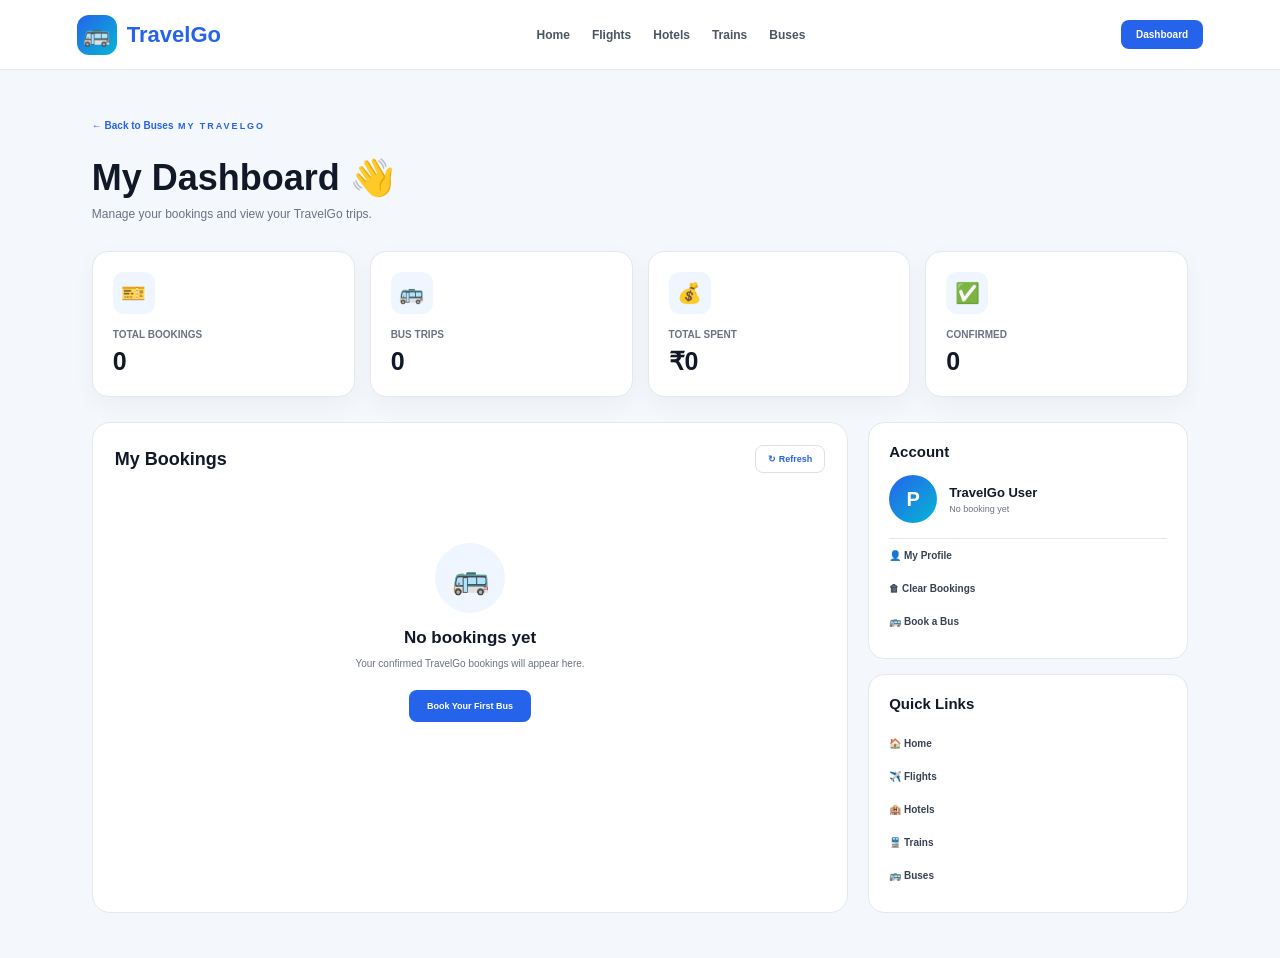
<file: dashboard.html>
<!DOCTYPE html>
<html lang="en">
<head>
<meta charset="UTF-8">
<meta name="viewport" content="width=device-width, initial-scale=1.0">

<title>TravelGo | Dashboard</title>

<style>
*{
    margin:0;
    padding:0;
    box-sizing:border-box;
}

body{
    font-family:Arial,sans-serif;
    background:#f4f7fb;
    color:#111827;
}

button,a{
    font-family:inherit;
}

button{
    cursor:pointer;
}

a{
    text-decoration:none;
}

/* ================= HEADER ================= */

header{
    height:70px;
    padding:0 6%;
    background:white;
    border-bottom:1px solid #e5e7eb;

    display:flex;
    align-items:center;
    justify-content:space-between;

    position:sticky;
    top:0;
    z-index:1000;
}

.logo{
    display:flex;
    align-items:center;
    gap:10px;

    color:#2563eb;
    font-size:22px;
    font-weight:800;
}

.logo-icon{
    width:40px;
    height:40px;

    display:grid;
    place-items:center;

    border-radius:12px;

    background:linear-gradient(
        135deg,
        #2563eb,
        #06b6d4
    );

    color:white;
}

nav{
    display:flex;
    gap:22px;
}

nav a{
    color:#4b5563;
    font-size:12px;
    font-weight:700;
}

nav a:hover,
nav a.active{
    color:#2563eb;
}

.account-btn{
    padding:9px 15px;

    border:0;
    border-radius:8px;

    background:#2563eb;
    color:white;

    font-size:10px;
    font-weight:800;
}

/* ================= PAGE ================= */

.page{
    max-width:1250px;
    margin:auto;
    padding:45px 6%;
}

.back{
    display:inline-block;
    margin-bottom:18px;

    color:#2563eb;
    font-size:10px;
    font-weight:800;
}

.page-label{
    color:#2563eb;
    font-size:9px;
    font-weight:800;
    letter-spacing:2px;
}

.page h1{
    margin-top:8px;
    font-size:36px;
}

.page-subtitle{
    margin-top:8px;
    color:#6b7280;
    font-size:12px;
}

/* ================= STATS ================= */

.stats{
    display:grid;
    grid-template-columns:
        repeat(4,1fr);

    gap:15px;

    margin-top:30px;
}

.stat-card{
    padding:20px;

    background:white;

    border:1px solid #e5e7eb;
    border-radius:16px;

    box-shadow:
        0 8px 25px rgba(0,0,0,.04);
}

.stat-icon{
    width:42px;
    height:42px;

    display:grid;
    place-items:center;

    margin-bottom:15px;

    border-radius:11px;

    background:#eff6ff;

    font-size:20px;
}

.stat-card h3{
    color:#6b7280;
    font-size:10px;
    font-weight:700;
}

.stat-card strong{
    display:block;

    margin-top:7px;

    font-size:25px;
}

/* ================= MAIN GRID ================= */

.dashboard-grid{
    display:grid;
    grid-template-columns:1fr 320px;

    gap:20px;

    margin-top:25px;
}

/* ================= BOOKINGS ================= */

.bookings-box{
    background:white;

    border:1px solid #e5e7eb;
    border-radius:18px;

    padding:22px;
}

.box-header{
    display:flex;
    align-items:center;
    justify-content:space-between;

    margin-bottom:20px;
}

.box-header h2{
    font-size:18px;
}

.refresh-btn{
    padding:8px 12px;

    border:1px solid #dbe1ea;
    border-radius:8px;

    background:white;

    color:#2563eb;

    font-size:9px;
    font-weight:800;
}

.refresh-btn:hover{
    background:#eff6ff;
}

/* ================= BOOKING CARD ================= */

.booking-card{
    padding:18px;

    margin-bottom:15px;

    border:1px solid #e5e7eb;
    border-radius:14px;

    transition:.25s;
}

.booking-card:hover{
    transform:translateY(-2px);

    box-shadow:
        0 10px 25px rgba(0,0,0,.06);
}

.booking-top{
    display:flex;
    align-items:center;
    justify-content:space-between;

    gap:10px;
}

.booking-company{
    display:flex;
    align-items:center;
    gap:10px;
}

.booking-icon{
    width:42px;
    height:42px;

    display:grid;
    place-items:center;

    border-radius:10px;

    background:#eff6ff;

    font-size:21px;
}

.booking-company h3{
    font-size:14px;
}

.booking-company p{
    margin-top:4px;

    color:#6b7280;

    font-size:9px;
}

.status{
    padding:6px 9px;

    border-radius:6px;

    background:#dcfce7;
    color:#166534;

    font-size:8px;
    font-weight:800;
}

/* ================= ROUTE ================= */

.booking-route{
    display:grid;
    grid-template-columns:1fr auto 1fr;

    align-items:center;

    gap:15px;

    margin-top:20px;

    padding:15px;

    background:#f8fafc;

    border-radius:11px;
}

.location strong{
    display:block;
    font-size:17px;
}

.location span{
    display:block;

    margin-top:4px;

    color:#6b7280;

    font-size:9px;
}

.location:last-child{
    text-align:right;
}

.route-arrow{
    color:#2563eb;
    font-size:18px;
}

/* ================= DETAILS ================= */

.booking-details{
    display:grid;
    grid-template-columns:
        repeat(4,1fr);

    gap:10px;

    margin-top:15px;
}

.detail{
    padding:10px;

    border:1px solid #eef0f4;
    border-radius:8px;
}

.detail label{
    display:block;

    margin-bottom:5px;

    color:#9ca3af;

    font-size:7px;
    font-weight:800;
}

.detail strong{
    font-size:9px;
}

/* ================= BOOKING ACTIONS ================= */

.booking-actions{
    display:flex;
    gap:8px;

    margin-top:15px;
}

.action-btn{
    padding:9px 12px;

    border:0;
    border-radius:8px;

    background:#eff6ff;

    color:#2563eb;

    font-size:8px;
    font-weight:800;
}

.action-btn:hover{
    background:#dbeafe;
}

.delete-btn{
    background:#fef2f2;
    color:#dc2626;
}

.delete-btn:hover{
    background:#fee2e2;
}

/* ================= EMPTY ================= */

.empty{
    padding:50px 20px;

    text-align:center;
}

.empty-icon{
    width:70px;
    height:70px;

    display:grid;
    place-items:center;

    margin:0 auto 15px;

    border-radius:50%;

    background:#eff6ff;

    font-size:30px;
}

.empty h3{
    font-size:17px;
}

.empty p{
    margin-top:8px;

    color:#6b7280;

    font-size:10px;
    line-height:1.6;
}

.book-now{
    display:inline-block;

    margin-top:18px;

    padding:11px 18px;

    border-radius:8px;

    background:#2563eb;
    color:white;

    font-size:9px;
    font-weight:800;
}

/* ================= SIDEBAR ================= */

.sidebar{
    display:flex;
    flex-direction:column;
    gap:15px;
}

.side-card{
    padding:20px;

    background:white;

    border:1px solid #e5e7eb;
    border-radius:16px;
}

.side-card h2{
    margin-bottom:15px;

    font-size:15px;
}

.profile{
    display:flex;
    align-items:center;

    gap:12px;

    padding-bottom:15px;

    border-bottom:1px solid #e5e7eb;
}

.profile-icon{
    width:48px;
    height:48px;

    display:grid;
    place-items:center;

    border-radius:50%;

    background:linear-gradient(
        135deg,
        #2563eb,
        #06b6d4
    );

    color:white;

    font-size:20px;
    font-weight:800;
}

.profile h3{
    font-size:13px;
}

.profile p{
    margin-top:4px;

    color:#6b7280;

    font-size:9px;
}

.side-link{
    display:flex;
    align-items:center;
    gap:10px;

    width:100%;

    padding:11px 0;

    border:0;

    background:transparent;

    color:#374151;

    text-align:left;

    font-size:10px;
    font-weight:700;
}

.side-link:hover{
    color:#2563eb;
}

.danger{
    color:#dc2626;
}

/* ================= MODAL ================= */

.modal{
    position:fixed;
    inset:0;

    display:none;
    align-items:center;
    justify-content:center;

    padding:20px;

    background:rgba(0,0,0,.6);

    backdrop-filter:blur(5px);

    z-index:5000;
}

.modal.show{
    display:flex;
}

.modal-box{
    width:min(550px,100%);

    max-height:90vh;

    overflow-y:auto;

    padding:25px;

    background:white;

    border-radius:18px;
}

.modal-header{
    display:flex;
    align-items:center;
    justify-content:space-between;

    margin-bottom:20px;
}

.modal-header h2{
    font-size:20px;
}

.close{
    width:32px;
    height:32px;

    border:0;
    border-radius:50%;

    background:#f1f5f9;

    font-size:18px;
}

.ticket{
    padding:20px;

    border:1px solid #dbeafe;

    border-radius:14px;

    background:#f8fbff;
}

.ticket-title{
    display:flex;
    justify-content:space-between;
    align-items:center;

    margin-bottom:18px;
}

.ticket-title h3{
    font-size:16px;
}

.ticket-title span{
    color:#2563eb;

    font-size:9px;
    font-weight:800;
}

.ticket-route{
    display:flex;
    align-items:center;
    justify-content:space-between;

    gap:15px;

    padding:15px;

    background:white;

    border-radius:10px;
}

.ticket-route strong{
    display:block;
    font-size:18px;
}

.ticket-route small{
    color:#6b7280;
    font-size:8px;
}

.ticket-line{
    flex:1;
    height:1px;
    background:#bfdbfe;
}

.ticket-info{
    display:grid;
    grid-template-columns:
        repeat(2,1fr);

    gap:10px;

    margin-top:15px;
}

.ticket-info div{
    padding:10px;

    background:white;

    border-radius:8px;
}

.ticket-info label{
    display:block;

    color:#9ca3af;

    font-size:7px;
    font-weight:800;

    margin-bottom:4px;
}

.ticket-info strong{
    font-size:9px;
}

.print-btn{
    width:100%;

    height:42px;

    margin-top:15px;

    border:0;
    border-radius:8px;

    background:#2563eb;

    color:white;

    font-size:10px;
    font-weight:800;
}

/* ================= TOAST ================= */

.toast{
    position:fixed;

    right:20px;
    bottom:20px;

    padding:13px 18px;

    background:#111827;
    color:white;

    border-radius:9px;

    font-size:10px;

    opacity:0;
    transform:translateY(20px);

    pointer-events:none;

    transition:.3s;

    z-index:6000;
}

.toast.show{
    opacity:1;
    transform:translateY(0);
}

/* ================= RESPONSIVE ================= */

@media(max-width:950px){

    .stats{
        grid-template-columns:
            repeat(2,1fr);
    }

    .dashboard-grid{
        grid-template-columns:1fr;
    }

    .sidebar{
        display:grid;
        grid-template-columns:1fr 1fr;
    }
}

@media(max-width:650px){

    header{
        padding:0 20px;
    }

    nav{
        display:none;
    }

    .account-btn{
        padding:8px 10px;
    }

    .page{
        padding:35px 20px;
    }

    .page h1{
        font-size:30px;
    }

    .stats{
        grid-template-columns:1fr 1fr;
    }

    .stat-card{
        padding:15px;
    }

    .stat-card strong{
        font-size:20px;
    }

    .booking-route{
        grid-template-columns:1fr;
        text-align:center;
    }

    .location:last-child{
        text-align:center;
    }

    .route-arrow{
        transform:rotate(90deg);
    }

    .booking-details{
        grid-template-columns:1fr 1fr;
    }

    .sidebar{
        display:flex;
    }

    .booking-top{
        align-items:flex-start;
        flex-direction:column;
    }
}

@media(max-width:400px){

    .stats{
        grid-template-columns:1fr;
    }

    .booking-details{
        grid-template-columns:1fr;
    }
}

/* ================= PRINT ================= */

@media print{

    header,
    .back,
    .page-label,
    .page-subtitle,
    .stats,
    .sidebar,
    .box-header,
    .booking-actions,
    .modal-header,
    .print-btn{
        display:none !important;
    }

    body{
        background:white;
    }

    .modal{
        position:static;
        display:block;
        background:white;
        padding:0;
    }

    .modal-box{
        width:100%;
        max-height:none;
        box-shadow:none;
    }
}
</style>
</head>

<body>

<!-- ================= HEADER ================= -->

<header>

    <a href="index.html" class="logo">

        <span class="logo-icon">
            🚌
        </span>

        TravelGo

    </a>


    <nav>

        <a href="index.html">
            Home
        </a>

        <a href="flight.html">
            Flights
        </a>

        <a href="hotels.html">
            Hotels
        </a>

        <a href="trains.html">
            Trains
        </a>

        <a href="buses.html">
            Buses
        </a>

    </nav>


    <a
        href="dashboard.html"
        class="account-btn"
    >
        Dashboard
    </a>

</header>


<!-- ================= MAIN ================= -->

<main class="page">

    <a
        href="buses.html"
        class="back"
    >
        ← Back to Buses
    </a>


    <span class="page-label">
        MY TRAVELGO
    </span>


    <h1>
        My Dashboard 👋
    </h1>


    <p class="page-subtitle">
        Manage your bookings and view your TravelGo trips.
    </p>


    <!-- ================= STATS ================= -->

    <section class="stats">

        <div class="stat-card">

            <div class="stat-icon">
                🎫
            </div>

            <h3>
                TOTAL BOOKINGS
            </h3>

            <strong id="totalBookings">
                0
            </strong>

        </div>


        <div class="stat-card">

            <div class="stat-icon">
                🚌
            </div>

            <h3>
                BUS TRIPS
            </h3>

            <strong id="busTrips">
                0
            </strong>

        </div>


        <div class="stat-card">

            <div class="stat-icon">
                💰
            </div>

            <h3>
                TOTAL SPENT
            </h3>

            <strong id="totalSpent">
                ₹0
            </strong>

        </div>


        <div class="stat-card">

            <div class="stat-icon">
                ✅
            </div>

            <h3>
                CONFIRMED
            </h3>

            <strong id="confirmedBookings">
                0
            </strong>

        </div>

    </section>


    <!-- ================= DASHBOARD GRID ================= -->

    <section class="dashboard-grid">


        <!-- ================= BOOKINGS ================= -->

        <div class="bookings-box">

            <div class="box-header">

                <h2>
                    My Bookings
                </h2>

                <button
                    class="refresh-btn"
                    onclick="loadBookings()"
                >
                    ↻ Refresh
                </button>

            </div>


            <div id="bookingList">

                <!-- BOOKINGS WILL APPEAR HERE -->

            </div>

        </div>


        <!-- ================= SIDEBAR ================= -->

        <aside class="sidebar">


            <!-- PROFILE -->

            <div class="side-card">

                <h2>
                    Account
                </h2>


                <div class="profile">

                    <div class="profile-icon">
                        P
                    </div>

                    <div>

                        <h3 id="profileName">
                            TravelGo User
                        </h3>

                        <p id="profileEmail">
                            No booking yet
                        </p>

                    </div>

                </div>


                <button
                    class="side-link"
                    onclick="showProfile()"
                >
                    👤 My Profile
                </button>


                <button
                    class="side-link"
                    onclick="clearBookings()"
                >
                    🗑 Clear Bookings
                </button>


                <a
                    href="buses.html"
                    class="side-link"
                >
                    🚌 Book a Bus
                </a>

            </div>


            <!-- QUICK LINKS -->

            <div class="side-card">

                <h2>
                    Quick Links
                </h2>


                <a
                    href="index.html"
                    class="side-link"
                >
                    🏠 Home
                </a>


                <a
                    href="flight.html"
                    class="side-link"
                >
                    ✈️ Flights
                </a>


                <a
                    href="hotels.html"
                    class="side-link"
                >
                    🏨 Hotels
                </a>


                <a
                    href="trains.html"
                    class="side-link"
                >
                    🚆 Trains
                </a>


                <a
                    href="buses.html"
                    class="side-link"
                >
                    🚌 Buses
                </a>

            </div>

        </aside>

    </section>

</main>


<!-- ================= BOOKING DETAILS MODAL ================= -->

<div
    class="modal"
    id="detailsModal"
>

    <div class="modal-box">

        <div class="modal-header">

            <h2>
                🎫 Booking Details
            </h2>

            <button
                class="close"
                onclick="closeModal()"
            >
                ×
            </button>

        </div>


        <div
            id="ticketContent"
            class="ticket"
        ></div>

    </div>

</div>


<!-- ================= TOAST ================= -->

<div
    class="toast"
    id="toast"
>
    Done
</div>


<script>

/* =====================================================
   LOAD BOOKINGS
===================================================== */

function getBookings(){

    try{

        return JSON.parse(
            localStorage.getItem(
                "travelGoBookings"
            )
        ) || [];

    }catch(error){

        console.error(error);

        return [];

    }

}


/* =====================================================
   FORMAT DATE
===================================================== */

function formatDate(date){

    if(!date){
        return "Not specified";
    }

    const d =
        new Date(
            date + "T00:00:00"
        );

    if(
        Number.isNaN(
            d.getTime()
        )
    ){

        return date;

    }

    return d.toLocaleDateString(
        "en-IN",
        {
            day:"2-digit",
            month:"short",
            year:"numeric"
        }
    );

}


/* =====================================================
   FORMAT DATETIME
===================================================== */

function formatDateTime(date){

    if(!date){
        return "";
    }

    const d =
        new Date(date);

    if(
        Number.isNaN(
            d.getTime()
        )
    ){

        return "";

    }

    return d.toLocaleString(
        "en-IN",
        {
            day:"2-digit",
            month:"short",
            year:"numeric",
            hour:"2-digit",
            minute:"2-digit"
        }
    );

}


/* =====================================================
   LOAD DASHBOARD
===================================================== */

function loadBookings(){

    const bookings =
        getBookings();


    /* ================= STATS ================= */

    document
    .getElementById(
        "totalBookings"
    )
    .textContent =
        bookings.length;


    const busBookings =
        bookings.filter(
            booking =>
            booking.type === "Bus"
        );


    document
    .getElementById(
        "busTrips"
    )
    .textContent =
        busBookings.length;


    const total =
        bookings.reduce(
            (sum,booking) =>
            sum +
            Number(
                booking.price
            ),
            0
        );


    document
    .getElementById(
        "totalSpent"
    )
    .textContent =
        "₹" +
        total.toLocaleString(
            "en-IN"
        );


    const confirmed =
        bookings.filter(
            booking =>
            booking.status ===
            "Confirmed"
        );


    document
    .getElementById(
        "confirmedBookings"
    )
    .textContent =
        confirmed.length;


    /* ================= PROFILE ================= */

    if(bookings.length > 0){

        const latest =
            bookings[0];


        document
        .getElementById(
            "profileName"
        )
        .textContent =
            latest.passenger ||
            "TravelGo User";


        document
        .getElementById(
            "profileEmail"
        )
        .textContent =
            latest.email ||
            "No email available";

    }


    /* ================= LIST ================= */

    const list =
        document.getElementById(
            "bookingList"
        );


    if(bookings.length === 0){

        list.innerHTML = `

            <div class="empty">

                <div class="empty-icon">
                    🚌
                </div>

                <h3>
                    No bookings yet
                </h3>

                <p>
                    Your confirmed TravelGo bookings
                    will appear here.
                </p>

                <a
                    href="buses.html"
                    class="book-now"
                >
                    Book Your First Bus
                </a>

            </div>

        `;

        return;

    }


    list.innerHTML = "";


    bookings.forEach(
        (booking,index) => {

            const card =
                createBookingCard(
                    booking,
                    index
                );

            list.appendChild(card);

        }
    );

}


/* =====================================================
   CREATE BOOKING CARD
===================================================== */

function createBookingCard(
    booking,
    index
){

    const card =
        document.createElement(
            "article"
        );


    card.className =
        "booking-card";


    card.innerHTML = `

        <div class="booking-top">

            <div class="booking-company">

                <div class="booking-icon">
                    ${booking.icon || "🚌"}
                </div>

                <div>

                    <h3>
                        ${escapeHTML(
                            booking.name ||
                            "TravelGo Booking"
                        )}
                    </h3>

                    <p>
                        ${escapeHTML(
                            booking.busType ||
                            booking.type ||
                            "Bus"
                        )}
                    </p>

                </div>

            </div>


            <span class="status">
                ${escapeHTML(
                    booking.status ||
                    "Confirmed"
                )}
            </span>

        </div>


        <div class="booking-route">

            <div class="location">

                <strong>
                    ${escapeHTML(
                        booking.departure ||
                        "--"
                    )}
                </strong>

                <span>
                    ${escapeHTML(
                        booking.from ||
                        "From"
                    )}
                </span>

            </div>


            <div class="route-arrow">
                →
            </div>


            <div class="location">

                <strong>
                    ${escapeHTML(
                        booking.arrival ||
                        "--"
                    )}
                </strong>

                <span>
                    ${escapeHTML(
                        booking.to ||
                        "To"
                    )}
                </span>

            </div>

        </div>


        <div class="booking-details">

            <div class="detail">

                <label>
                    JOURNEY DATE
                </label>

                <strong>
                    ${formatDate(
                        booking.date
                    )}
                </strong>

            </div>


            <div class="detail">

                <label>
                    SEAT
                </label>

                <strong>
                    ${escapeHTML(
                        booking.seat ||
                        "--"
                    )}
                </strong>

            </div>


            <div class="detail">

                <label>
                    PASSENGER
                </label>

                <strong>
                    ${escapeHTML(
                        booking.passenger ||
                        "--"
                    )}
                </strong>

            </div>


            <div class="detail">

                <label>
                    FARE
                </label>

                <strong>
                    ₹${Number(
                        booking.price || 0
                    ).toLocaleString(
                        "en-IN"
                    )}
                </strong>

            </div>

        </div>


        <div class="booking-actions">

            <button
                class="action-btn"
                onclick="viewBooking(${index})"
            >
                👁 View Ticket
            </button>


            <button
                class="action-btn delete-btn"
                onclick="deleteBooking(${index})"
            >
                🗑 Delete
            </button>

        </div>

    `;


    return card;

}


/* =====================================================
   VIEW BOOKING
===================================================== */

function viewBooking(index){

    const bookings =
        getBookings();


    const booking =
        bookings[index];


    if(!booking){
        return;
    }


    const ticket =
        document.getElementById(
            "ticketContent"
        );


    ticket.innerHTML = `

        <div class="ticket-title">

            <h3>
                ${escapeHTML(
                    booking.name ||
                    "TravelGo"
                )}
            </h3>

            <span>
                ${escapeHTML(
                    booking.status ||
                    "Confirmed"
                )}
            </span>

        </div>


        <div class="ticket-route">

            <div>

                <strong>
                    ${escapeHTML(
                        booking.departure ||
                        "--"
                    )}
                </strong>

                <small>
                    ${escapeHTML(
                        booking.from ||
                        "--"
                    )}
                </small>

            </div>


            <div class="ticket-line"></div>


            <div style="text-align:right;">

                <strong>
                    ${escapeHTML(
                        booking.arrival ||
                        "--"
                    )}
                </strong>

                <small>
                    ${escapeHTML(
                        booking.to ||
                        "--"
                    )}
                </small>

            </div>

        </div>


        <div class="ticket-info">

            <div>

                <label>
                    BOOKING ID
                </label>

                <strong>
                    ${escapeHTML(
                        booking.id ||
                        "--"
                    )}
                </strong>

            </div>


            <div>

                <label>
                    JOURNEY DATE
                </label>

                <strong>
                    ${formatDate(
                        booking.date
                    )}
                </strong>

            </div>


            <div>

                <label>
                    PASSENGER
                </label>

                <strong>
                    ${escapeHTML(
                        booking.passenger ||
                        "--"
                    )}
                </strong>

            </div>


            <div>

                <label>
                    MOBILE
                </label>

                <strong>
                    ${escapeHTML(
                        booking.phone ||
                        "--"
                    )}
                </strong>

            </div>


            <div>

                <label>
                    SEAT
                </label>

                <strong>
                    ${escapeHTML(
                        booking.seat ||
                        "--"
                    )}
                </strong>

            </div>


            <div>

                <label>
                    TOTAL FARE
                </label>

                <strong>
                    ₹${Number(
                        booking.price || 0
                    ).toLocaleString(
                        "en-IN"
                    )}
                </strong>

            </div>


            <div>

                <label>
                    BUS TYPE
                </label>

                <strong>
                    ${escapeHTML(
                        booking.busType ||
                        "Bus"
                    )}
                </strong>

            </div>


            <div>

                <label>
                    BOOKED ON
                </label>

                <strong>
                    ${formatDateTime(
                        booking.bookedAt
                    )}
                </strong>

            </div>

        </div>


        <button
            class="print-btn"
            onclick="window.print()"
        >
            🖨 Print Ticket
        </button>

    `;


    document
    .getElementById(
        "detailsModal"
    )
    .classList.add(
        "show"
    );

}


/* =====================================================
   DELETE BOOKING
===================================================== */

function deleteBooking(index){

    const bookings =
        getBookings();


    if(!bookings[index]){
        return;
    }


    const confirmed =
        confirm(
            "Are you sure you want to delete this booking?"
        );


    if(!confirmed){
        return;
    }


    bookings.splice(
        index,
        1
    );


    localStorage.setItem(
        "travelGoBookings",
        JSON.stringify(
            bookings
        )
    );


    loadBookings();


    showToast(
        "Booking deleted successfully."
    );

}


/* =====================================================
   CLEAR ALL BOOKINGS
===================================================== */

function clearBookings(){

    const bookings =
        getBookings();


    if(bookings.length === 0){

        showToast(
            "There are no bookings to clear."
        );

        return;

    }


    const confirmed =
        confirm(
            "Delete all TravelGo bookings?"
        );


    if(!confirmed){
        return;
    }


    localStorage.removeItem(
        "travelGoBookings"
    );


    localStorage.removeItem(
        "travelGoSelectedBooking"
    );


    localStorage.removeItem(
        "travelGoPendingBusBooking"
    );


    loadBookings();


    document
    .getElementById(
        "profileName"
    )
    .textContent =
        "TravelGo User";


    document
    .getElementById(
        "profileEmail"
    )
    .textContent =
        "No booking yet";


    showToast(
        "All bookings cleared."
    );

}


/* =====================================================
   PROFILE
===================================================== */

function showProfile(){

    const bookings =
        getBookings();


    if(bookings.length === 0){

        alert(
            "No profile information available yet. Book a trip first."
        );

        return;

    }


    const latest =
        bookings[0];


    alert(

        "Passenger: " +
        (latest.passenger || "Not available") +

        "\n\nEmail: " +
        (latest.email || "Not available") +

        "\n\nMobile: " +
        (latest.phone || "Not available")

    );

}


/* =====================================================
   CLOSE MODAL
===================================================== */

function closeModal(){

    document
    .getElementById(
        "detailsModal"
    )
    .classList.remove(
        "show"
    );

}


/* =====================================================
   OUTSIDE MODAL CLICK
===================================================== */

document
.getElementById(
    "detailsModal"
)
.addEventListener(
    "click",
    function(event){

        if(
            event.target === this
        ){

            closeModal();

        }

    }
);


/* =====================================================
   ESC KEY
===================================================== */

document.addEventListener(
    "keydown",
    function(event){

        if(
            event.key === "Escape"
        ){

            closeModal();

        }

    }
);


/* =====================================================
   TOAST
===================================================== */

let toastTimer;


function showToast(message){

    const toast =
        document.getElementById(
            "toast"
        );


    toast.textContent =
        message;


    toast.classList.add(
        "show"
    );


    clearTimeout(
        toastTimer
    );


    toastTimer =
        setTimeout(
            function(){

                toast.classList.remove(
                    "show"
                );

            },
            2500
        );

}


/* =====================================================
   ESCAPE HTML
===================================================== */

function escapeHTML(value){

    return String(
        value ?? ""
    )
    .replace(
        /&/g,
        "&amp;"
    )
    .replace(
        /</g,
        "&lt;"
    )
    .replace(
        />/g,
        "&gt;"
    )
    .replace(
        /"/g,
        "&quot;"
    )
    .replace(
        /'/g,
        "&#039;"
    );

}


/* =====================================================
   START
===================================================== */

loadBookings();

</script>

</body>
</html>
</file>
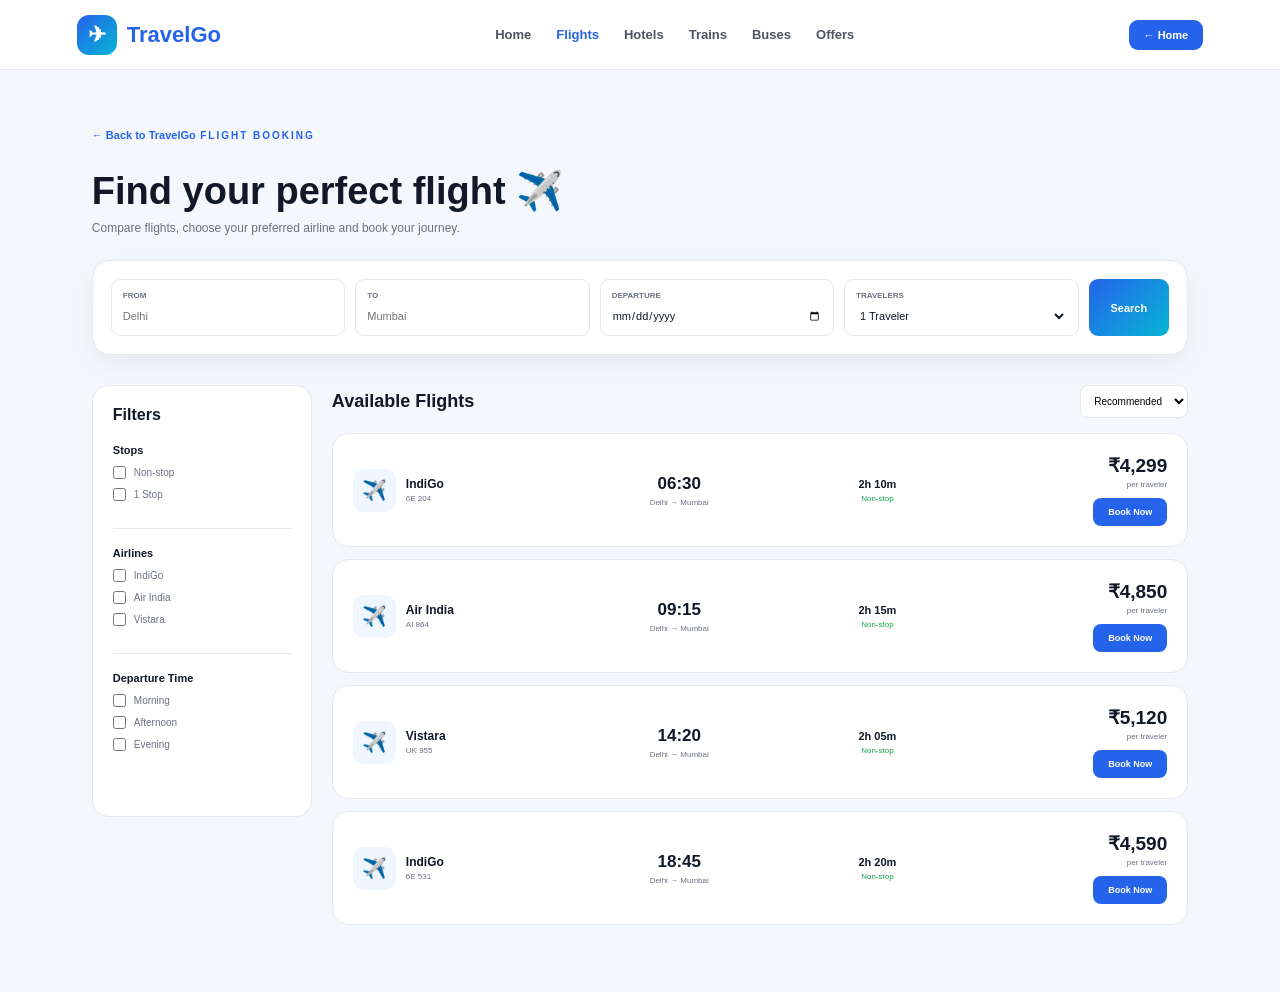
<file: flight.html>
<!DOCTYPE html>
<html lang="en">
<head>
    <meta charset="UTF-8">
    <meta name="viewport" content="width=device-width, initial-scale=1.0">

    <title>TravelGo | Flight Search</title>

    <style>

        /* =========================
           RESET
        ========================= */

        * {
            margin: 0;
            padding: 0;
            box-sizing: border-box;
        }

        html {
            scroll-behavior: smooth;
        }

        body {
            font-family: Arial, sans-serif;
            background: #f4f7fb;
            color: #111827;
        }

        button,
        input,
        select {
            font-family: inherit;
        }

        button {
            cursor: pointer;
        }

        a {
            text-decoration: none;
        }


        /* =========================
           NAVBAR
        ========================= */

        header {
            position: sticky;
            top: 0;
            z-index: 1000;

            height: 70px;

            display: flex;
            align-items: center;
            justify-content: space-between;

            padding: 0 6%;

            background: rgba(255,255,255,.96);
            border-bottom: 1px solid #e5e7eb;

            backdrop-filter: blur(12px);
        }

        .logo {
            display: flex;
            align-items: center;
            gap: 10px;

            color: #2563eb;

            font-size: 22px;
            font-weight: 800;
        }

        .logo-icon {
            width: 40px;
            height: 40px;

            display: grid;
            place-items: center;

            border-radius: 12px;

            background: linear-gradient(
                135deg,
                #2563eb,
                #06b6d4
            );

            color: white;
        }

        nav {
            display: flex;
            gap: 25px;
        }

        nav a {
            color: #4b5563;

            font-size: 13px;
            font-weight: 700;
        }

        nav a:hover,
        nav a.active {
            color: #2563eb;
        }

        .home-btn {
            padding: 9px 15px;

            border: none;
            border-radius: 9px;

            background: #2563eb;
            color: white;

            font-size: 11px;
            font-weight: 700;
        }


        /* =========================
           PAGE HEADER
        ========================= */

        .page {
            max-width: 1250px;

            margin: auto;

            padding: 55px 6%;
        }

        .page-top {
            margin-bottom: 25px;
        }

        .back {
            display: inline-block;

            margin-bottom: 20px;

            color: #2563eb;

            font-size: 11px;
            font-weight: 700;
        }

        .page-top span {
            color: #2563eb;

            font-size: 10px;
            font-weight: 800;

            letter-spacing: 2px;
        }

        .page-top h1 {
            margin-top: 8px;

            font-size: 38px;
        }

        .page-top p {
            margin-top: 8px;

            color: #6b7280;

            font-size: 12px;
        }


        /* =========================
           SEARCH PANEL
        ========================= */

        .search-panel {
            display: grid;

            grid-template-columns:
                1fr 1fr 1fr 1fr auto;

            gap: 10px;

            padding: 18px;

            margin-bottom: 30px;

            border-radius: 18px;

            background: white;

            border: 1px solid #e5e7eb;

            box-shadow:
                0 10px 30px
                rgba(0,0,0,.06);
        }

        .field {
            padding: 11px;

            border: 1px solid #e5e7eb;

            border-radius: 9px;
        }

        .field label {
            display: block;

            margin-bottom: 6px;

            color: #6b7280;

            font-size: 8px;
            font-weight: 800;
        }

        .field input,
        .field select {
            width: 100%;

            border: none;
            outline: none;

            background: transparent;

            color: #111827;

            font-size: 11px;
        }

        .search-btn {
            border: none;

            padding: 0 22px;

            border-radius: 9px;

            background: linear-gradient(
                135deg,
                #2563eb,
                #06b6d4
            );

            color: white;

            font-size: 11px;
            font-weight: 800;
        }


        /* =========================
           RESULTS LAYOUT
        ========================= */

        .results-layout {
            display: grid;

            grid-template-columns:
                220px 1fr;

            gap: 20px;
        }


        /* =========================
           FILTERS
        ========================= */

        .filters {
            height: fit-content;

            padding: 20px;

            background: white;

            border: 1px solid #e5e7eb;

            border-radius: 16px;
        }

        .filters h2 {
            margin-bottom: 20px;

            font-size: 16px;
        }

        .filter-group {
            padding-bottom: 18px;
            margin-bottom: 18px;

            border-bottom: 1px solid #e5e7eb;
        }

        .filter-group:last-child {
            border-bottom: none;
        }

        .filter-group h3 {
            margin-bottom: 10px;

            font-size: 11px;
        }

        .filter-option {
            display: flex;
            align-items: center;

            gap: 8px;

            margin: 9px 0;

            color: #6b7280;

            font-size: 10px;
        }


        /* =========================
           RESULTS
        ========================= */

        .results {
            min-width: 0;
        }

        .results-header {
            display: flex;

            justify-content: space-between;
            align-items: center;

            margin-bottom: 15px;
        }

        .results-header h2 {
            font-size: 18px;
        }

        .sort {
            padding: 9px;

            border: 1px solid #e5e7eb;

            border-radius: 8px;

            background: white;

            font-size: 10px;
        }


        /* =========================
           FLIGHT CARD
        ========================= */

        .flight-card {
            display: grid;

            grid-template-columns:
                1.2fr 1fr 1fr 1fr;

            align-items: center;

            gap: 15px;

            padding: 20px;

            margin-bottom: 12px;

            background: white;

            border: 1px solid #e5e7eb;

            border-radius: 16px;

            transition: .25s;
        }

        .flight-card:hover {
            transform: translateY(-3px);

            box-shadow:
                0 12px 30px
                rgba(0,0,0,.08);
        }


        /* AIRLINE */

        .airline {
            display: flex;
            align-items: center;

            gap: 10px;
        }

        .airline-logo {
            width: 43px;
            height: 43px;

            display: grid;
            place-items: center;

            border-radius: 11px;

            background: #eff6ff;

            font-size: 20px;
        }

        .airline strong {
            display: block;

            font-size: 12px;
        }

        .airline small {
            display: block;

            margin-top: 3px;

            color: #6b7280;

            font-size: 8px;
        }


        /* ROUTE */

        .route {
            text-align: center;
        }

        .route strong {
            font-size: 17px;
        }

        .route span {
            display: block;

            margin-top: 4px;

            color: #6b7280;

            font-size: 8px;
        }


        /* DURATION */

        .duration {
            text-align: center;
        }

        .duration strong {
            display: block;

            font-size: 11px;
        }

        .duration span {
            display: block;

            margin-top: 4px;

            color: #16a34a;

            font-size: 8px;
        }


        /* PRICE */

        .price {
            text-align: right;
        }

        .price strong {
            display: block;

            font-size: 19px;
        }

        .price small {
            display: block;

            margin-top: 3px;

            color: #6b7280;

            font-size: 8px;
        }

        .book-btn {
            margin-top: 9px;

            padding: 9px 15px;

            border: none;

            border-radius: 8px;

            background: #2563eb;

            color: white;

            font-size: 9px;
            font-weight: 800;
        }

        .book-btn:hover {
            background: #1d4ed8;
        }


        /* =========================
           MODAL
        ========================= */

        .modal {
            position: fixed;

            inset: 0;

            z-index: 5000;

            display: none;

            align-items: center;
            justify-content: center;

            padding: 20px;

            background: rgba(0,0,0,.65);

            backdrop-filter: blur(5px);
        }

        .modal.show {
            display: flex;
        }

        .modal-box {
            width: min(500px,100%);

            max-height: 90vh;

            overflow-y: auto;

            padding: 28px;

            border-radius: 20px;

            background: white;

            animation: popup .25s ease;
        }

        @keyframes popup {

            from {
                opacity: 0;
                transform: scale(.92);
            }

            to {
                opacity: 1;
                transform: scale(1);
            }

        }

        .modal-top {
            display: flex;

            justify-content: space-between;
            align-items: center;

            margin-bottom: 20px;
        }

        .modal-top h2 {
            font-size: 22px;
        }

        .close-btn {
            width: 32px;
            height: 32px;

            border: none;

            border-radius: 50%;

            background: #f1f5f9;

            font-size: 18px;
        }

        .selected-flight {
            padding: 15px;

            margin-bottom: 20px;

            border-radius: 12px;

            background: #eff6ff;

            color: #1e3a8a;

            font-size: 11px;
        }

        .form-group {
            margin-bottom: 13px;
        }

        .form-group label {
            display: block;

            margin-bottom: 6px;

            font-size: 9px;
            font-weight: 800;
        }

        .form-group input,
        .form-group select {
            width: 100%;

            height: 44px;

            padding: 0 12px;

            border: 1px solid #dbe1ea;

            border-radius: 9px;

            outline: none;

            font-size: 11px;
        }

        .form-group input:focus,
        .form-group select:focus {
            border-color: #2563eb;
        }

        .continue-btn {
            width: 100%;

            height: 45px;

            margin-top: 5px;

            border: none;

            border-radius: 9px;

            background: #2563eb;

            color: white;

            font-size: 11px;
            font-weight: 800;
        }


        /* =========================
           OTP
        ========================= */

        .otp-section {
            display: none;
        }

        .otp-section.show {
            display: block;
        }

        .otp-message {
            padding: 14px;

            margin-bottom: 15px;

            border-radius: 10px;

            background: #f0fdf4;

            color: #166534;

            font-size: 10px;
        }

        .otp-input {
            letter-spacing: 8px;

            text-align: center;

            font-size: 18px !important;
            font-weight: 800;
        }


        /* =========================
           SUCCESS
        ========================= */

        .success {
            display: none;

            text-align: center;
        }

        .success.show {
            display: block;
        }

        .success-icon {
            width: 70px;
            height: 70px;

            display: grid;
            place-items: center;

            margin: 0 auto 20px;

            border-radius: 50%;

            background: #dcfce7;

            color: #16a34a;

            font-size: 35px;
        }

        .success h2 {
            margin-bottom: 8px;
        }

        .success p {
            color: #6b7280;

            font-size: 11px;

            line-height: 1.6;
        }

        .booking-id {
            margin: 20px 0;

            padding: 13px;

            border-radius: 10px;

            background: #f1f5f9;

            font-weight: 800;
        }


        /* =========================
           RESPONSIVE
        ========================= */

        @media(max-width:950px) {

            .search-panel {
                grid-template-columns: 1fr 1fr;
            }

            .results-layout {
                grid-template-columns: 1fr;
            }

            .filters {
                display: none;
            }

            .flight-card {
                grid-template-columns:
                    1fr 1fr;
            }

            .price {
                text-align: left;
            }

        }


        @media(max-width:600px) {

            header {
                padding: 0 20px;
            }

            nav {
                display: none;
            }

            .page {
                padding: 35px 20px;
            }

            .page-top h1 {
                font-size: 30px;
            }

            .search-panel {
                grid-template-columns: 1fr;
            }

            .search-btn {
                height: 45px;
            }

            .flight-card {
                grid-template-columns: 1fr;
            }

            .route,
            .duration,
            .price {
                text-align: left;
            }

        }

    </style>
</head>


<body>


<!-- =========================================
     NAVBAR
========================================= -->

<header>

    <a
        href="index.html"
        class="logo"
    >

        <span class="logo-icon">
            ✈
        </span>

        TravelGo

    </a>


    <nav>

        <a href="index.html">
            Home
        </a>

        <a
            href="flight.html"
            class="active"
        >
            Flights
        </a>

        <a href="hotels.html">
            Hotels
        </a>

        <a href="trains.html">
            Trains
        </a>

        <a href="buses.html">
            Buses
        </a>
<a href="offer.html">Offers</a>
    </nav>


    <a
        href="index.html"
        class="home-btn"
    >
        ← Home
    </a>

</header>



<!-- =========================================
     MAIN
========================================= -->

<main class="page">


    <!-- PAGE HEADER -->

    <div class="page-top">

        <a
            href="index.html"
            class="back"
        >
            ← Back to TravelGo
        </a>

        <span>
            FLIGHT BOOKING
        </span>

        <h1>
            Find your perfect flight ✈️
        </h1>

        <p>
            Compare flights, choose your preferred
            airline and book your journey.
        </p>

    </div>



    <!-- =====================================
         SEARCH
    ====================================== -->

    <div class="search-panel">

        <div class="field">

            <label>
                FROM
            </label>

            <input
                type="text"
                id="fromCity"
                placeholder="Delhi"
            >

        </div>


        <div class="field">

            <label>
                TO
            </label>

            <input
                type="text"
                id="toCity"
                placeholder="Mumbai"
            >

        </div>


        <div class="field">

            <label>
                DEPARTURE
            </label>

            <input
                type="date"
                id="departureDate"
            >

        </div>


        <div class="field">

            <label>
                TRAVELERS
            </label>

            <select id="travelerCount">

                <option value="1">
                    1 Traveler
                </option>

                <option value="2">
                    2 Travelers
                </option>

                <option value="3">
                    3 Travelers
                </option>

                <option value="4">
                    4 Travelers
                </option>

            </select>

        </div>


        <button
            class="search-btn"
            onclick="searchFlights()"
        >
            Search
        </button>

    </div>



    <!-- =====================================
         RESULTS
    ====================================== -->

    <div class="results-layout">


        <!-- FILTERS -->

        <aside class="filters">

            <h2>
                Filters
            </h2>


            <div class="filter-group">

                <h3>
                    Stops
                </h3>

                <label class="filter-option">

                    <input
                        type="checkbox"
                        class="filter"
                    >

                    Non-stop

                </label>


                <label class="filter-option">

                    <input
                        type="checkbox"
                        class="filter"
                    >

                    1 Stop

                </label>

            </div>


            <div class="filter-group">

                <h3>
                    Airlines
                </h3>

                <label class="filter-option">

                    <input
                        type="checkbox"
                        class="filter"
                    >

                    IndiGo

                </label>


                <label class="filter-option">

                    <input
                        type="checkbox"
                        class="filter"
                    >

                    Air India

                </label>


                <label class="filter-option">

                    <input
                        type="checkbox"
                        class="filter"
                    >

                    Vistara

                </label>

            </div>


            <div class="filter-group">

                <h3>
                    Departure Time
                </h3>

                <label class="filter-option">

                    <input
                        type="checkbox"
                        class="filter"
                    >

                    Morning

                </label>


                <label class="filter-option">

                    <input
                        type="checkbox"
                        class="filter"
                    >

                    Afternoon

                </label>


                <label class="filter-option">

                    <input
                        type="checkbox"
                        class="filter"
                    >

                    Evening

                </label>

            </div>

        </aside>



        <!-- RESULTS -->

        <section class="results">


            <div class="results-header">

                <h2>
                    Available Flights
                </h2>


                <select
                    class="sort"
                    id="sortFlights"
                    onchange="sortFlights()"
                >

                    <option value="recommended">
                        Recommended
                    </option>

                    <option value="price">
                        Cheapest
                    </option>

                    <option value="duration">
                        Fastest
                    </option>

                </select>

            </div>



            <!-- FLIGHT 1 -->

            <article
                class="flight-card"
                data-price="4299"
                data-duration="130"
            >

                <div class="airline">

                    <div class="airline-logo">
                        ✈️
                    </div>

                    <div>

                        <strong>
                            IndiGo
                        </strong>

                        <small>
                            6E 204
                        </small>

                    </div>

                </div>


                <div class="route">

                    <strong>
                        06:30
                    </strong>

                    <span>
                        Delhi → Mumbai
                    </span>

                </div>


                <div class="duration">

                    <strong>
                        2h 10m
                    </strong>

                    <span>
                        Non-stop
                    </span>

                </div>


                <div class="price">

                    <strong>
                        ₹4,299
                    </strong>

                    <small>
                        per traveler
                    </small>

                    <button
                        class="book-btn"
                        onclick="openBooking(
                            'IndiGo',
                            '6E 204',
                            '06:30',
                            '08:40',
                            '₹4,299'
                        )"
                    >
                        Book Now
                    </button>

                </div>

            </article>



            <!-- FLIGHT 2 -->

            <article
                class="flight-card"
                data-price="4850"
                data-duration="135"
            >

                <div class="airline">

                    <div class="airline-logo">
                        ✈️
                    </div>

                    <div>

                        <strong>
                            Air India
                        </strong>

                        <small>
                            AI 864
                        </small>

                    </div>

                </div>


                <div class="route">

                    <strong>
                        09:15
                    </strong>

                    <span>
                        Delhi → Mumbai
                    </span>

                </div>


                <div class="duration">

                    <strong>
                        2h 15m
                    </strong>

                    <span>
                        Non-stop
                    </span>

                </div>


                <div class="price">

                    <strong>
                        ₹4,850
                    </strong>

                    <small>
                        per traveler
                    </small>

                    <button
                        class="book-btn"
                        onclick="openBooking(
                            'Air India',
                            'AI 864',
                            '09:15',
                            '11:30',
                            '₹4,850'
                        )"
                    >
                        Book Now
                    </button>

                </div>

            </article>



            <!-- FLIGHT 3 -->

            <article
                class="flight-card"
                data-price="5120"
                data-duration="125"
            >

                <div class="airline">

                    <div class="airline-logo">
                        ✈️
                    </div>

                    <div>

                        <strong>
                            Vistara
                        </strong>

                        <small>
                            UK 955
                        </small>

                    </div>

                </div>


                <div class="route">

                    <strong>
                        14:20
                    </strong>

                    <span>
                        Delhi → Mumbai
                    </span>

                </div>


                <div class="duration">

                    <strong>
                        2h 05m
                    </strong>

                    <span>
                        Non-stop
                    </span>

                </div>


                <div class="price">

                    <strong>
                        ₹5,120
                    </strong>

                    <small>
                        per traveler
                    </small>

                    <button
                        class="book-btn"
                        onclick="openBooking(
                            'Vistara',
                            'UK 955',
                            '14:20',
                            '16:25',
                            '₹5,120'
                        )"
                    >
                        Book Now
                    </button>

                </div>

            </article>



            <!-- FLIGHT 4 -->

            <article
                class="flight-card"
                data-price="4590"
                data-duration="140"
            >

                <div class="airline">

                    <div class="airline-logo">
                        ✈️
                    </div>

                    <div>

                        <strong>
                            IndiGo
                        </strong>

                        <small>
                            6E 531
                        </small>

                    </div>

                </div>


                <div class="route">

                    <strong>
                        18:45
                    </strong>

                    <span>
                        Delhi → Mumbai
                    </span>

                </div>


                <div class="duration">

                    <strong>
                        2h 20m
                    </strong>

                    <span>
                        Non-stop
                    </span>

                </div>


                <div class="price">

                    <strong>
                        ₹4,590
                    </strong>

                    <small>
                        per traveler
                    </small>

                    <button
                        class="book-btn"
                        onclick="openBooking(
                            'IndiGo',
                            '6E 531',
                            '18:45',
                            '21:05',
                            '₹4,590'
                        )"
                    >
                        Book Now
                    </button>

                </div>

            </article>

        </section>

    </div>

</main>



<!-- =========================================
     BOOKING MODAL
========================================= -->

<div
    class="modal"
    id="bookingModal"
>

    <div class="modal-box">


        <!-- BOOKING FORM -->

        <div id="bookingForm">

            <div class="modal-top">

                <h2>
                    Passenger Details
                </h2>

                <button
                    class="close-btn"
                    onclick="closeBooking()"
                >
                    ×
                </button>

            </div>


            <div
                class="selected-flight"
                id="selectedFlight"
            >
                Flight details
            </div>


            <div class="form-group">

                <label>
                    FULL NAME
                </label>

                <input
                    type="text"
                    id="passengerName"
                    placeholder="Enter passenger name"
                >

            </div>


            <div class="form-group">

                <label>
                    MOBILE NUMBER
                </label>

                <input
                    type="tel"
                    id="passengerPhone"
                    maxlength="10"
                    placeholder="10-digit mobile number"
                >

            </div>


            <div class="form-group">

                <label>
                    EMAIL
                </label>

                <input
                    type="email"
                    id="passengerEmail"
                    placeholder="example@email.com"
                >

            </div>


            <div class="form-group">

                <label>
                    TRAVELERS
                </label>

                <select id="bookingTravelers">

                    <option value="1">
                        1 Traveler
                    </option>

                    <option value="2">
                        2 Travelers
                    </option>

                    <option value="3">
                        3 Travelers
                    </option>

                    <option value="4">
                        4 Travelers
                    </option>

                </select>

            </div>


            <button
                class="continue-btn"
                onclick="sendBookingOTP()"
            >
                Continue & Send OTP
            </button>

        </div>



        <!-- OTP -->

        <div
            class="otp-section"
            id="otpSection"
        >

            <div class="modal-top">

                <h2>
                    Verify Mobile
                </h2>

                <button
                    class="close-btn"
                    onclick="closeBooking()"
                >
                    ×
                </button>

            </div>


            <div class="otp-message">

                🔐 Demo OTP sent to your mobile number.
                Enter <strong>123456</strong> to continue.

            </div>


            <div class="form-group">

                <label>
                    ENTER OTP
                </label>

                <input
                    type="text"
                    id="otpInput"
                    class="otp-input"
                    maxlength="6"
                    placeholder="••••••"
                >

            </div>


            <button
                class="continue-btn"
                onclick="verifyOTP()"
            >
                Verify & Confirm Booking
            </button>

        </div>



        <!-- SUCCESS -->

        <div
            class="success"
            id="successSection"
        >

            <div class="success-icon">
                ✓
            </div>

            <h2>
                Booking Confirmed!
            </h2>

            <p>
                Your flight booking has been
                successfully created.
            </p>


            <div class="booking-id">

                Booking ID:
                <span id="bookingId">
                    TG000000
                </span>

            </div>


            <button
                class="continue-btn"
                onclick="closeBooking()"
            >
                Done
            </button>

        </div>

    </div>

</div>



<script>

    /* =====================================
       DATE
    ===================================== */

    const today = new Date();

    const dateString =
        today.getFullYear() +
        "-" +
        String(
            today.getMonth() + 1
        ).padStart(2, "0") +
        "-" +
        String(
            today.getDate()
        ).padStart(2, "0");


    document
        .getElementById("departureDate")
        .min = dateString;



    /* =====================================
       SEARCH FLIGHTS
    ===================================== */

    function searchFlights() {

        const from =
            document
            .getElementById("fromCity")
            .value
            .trim();

        const to =
            document
            .getElementById("toCity")
            .value
            .trim();

        const date =
            document
            .getElementById("departureDate")
            .value;


        if (!from) {

            alert(
                "Please enter your departure city."
            );

            return;
        }


        if (!to) {

            alert(
                "Please enter your destination."
            );

            return;
        }


        if (!date) {

            alert(
                "Please select your departure date."
            );

            return;
        }


        document
            .querySelectorAll(".route span")
            .forEach(route => {

                route.textContent =
                    `${from} → ${to}`;

            });


        alert(
            `Searching flights from ${from} to ${to}`
        );

    }



    /* =====================================
       SORT FLIGHTS
    ===================================== */

    function sortFlights() {

        const sortValue =
            document
            .getElementById("sortFlights")
            .value;

        const results =
            document.querySelector(".results");

        const cards =
            Array.from(
                document.querySelectorAll(
                    ".flight-card"
                )
            );


        if (sortValue === "price") {

            cards.sort(
                (a,b) =>
                    Number(a.dataset.price) -
                    Number(b.dataset.price)
            );

        }


        if (sortValue === "duration") {

            cards.sort(
                (a,b) =>
                    Number(a.dataset.duration) -
                    Number(b.dataset.duration)
            );

        }


        cards.forEach(card => {

            results.appendChild(card);

        });

    }



    /* =====================================
       BOOKING DATA
    ===================================== */

    let selectedFlight = {};



    /* =====================================
       OPEN BOOKING
    ===================================== */

    function openBooking(
        airline,
        flightNumber,
        departure,
        arrival,
        price
    ) {

        selectedFlight = {

            airline,
            flightNumber,
            departure,
            arrival,
            price

        };


        document
            .getElementById("selectedFlight")
            .innerHTML = `

                <strong>
                    ${airline} ${flightNumber}
                </strong>

                <br>

                ${departure} → ${arrival}

                <br>

                Price:
                <strong>
                    ${price}
                </strong>

            `;


        document
            .getElementById("bookingModal")
            .classList.add("show");


        document
            .getElementById("bookingForm")
            .style.display = "block";


        document
            .getElementById("otpSection")
            .classList.remove("show");


        document
            .getElementById("successSection")
            .classList.remove("show");

    }



    /* =====================================
       CLOSE BOOKING
    ===================================== */

    function closeBooking() {

        document
            .getElementById("bookingModal")
            .classList.remove("show");

    }



    /* =====================================
       SEND OTP
    ===================================== */

    function sendBookingOTP() {

        const name =
            document
            .getElementById("passengerName")
            .value
            .trim();

        const phone =
            document
            .getElementById("passengerPhone")
            .value
            .trim();

        const email =
            document
            .getElementById("passengerEmail")
            .value
            .trim();


        if (!name) {

            alert(
                "Please enter passenger name."
            );

            return;
        }


        if (
            !/^[6-9]\d{9}$/.test(phone)
        ) {

            alert(
                "Please enter a valid 10-digit Indian mobile number."
            );

            return;
        }


        if (
            !/^[^\s@]+@[^\s@]+\.[^\s@]+$/
            .test(email)
        ) {

            alert(
                "Please enter a valid email."
            );

            return;
        }


        selectedFlight.name = name;
        selectedFlight.phone = phone;
        selectedFlight.email = email;


        document
            .getElementById("bookingForm")
            .style.display = "none";


        document
            .getElementById("otpSection")
            .classList.add("show");


        /*
            DEMO ONLY

            Real SMS OTP requires
            a backend + OTP provider.
        */

        console.log(
            "Demo OTP: 123456"
        );

    }



    /* =====================================
       VERIFY OTP
    ===================================== */

    function verifyOTP() {

        const otp =
            document
            .getElementById("otpInput")
            .value
            .trim();


        if (otp !== "123456") {

            alert(
                "Invalid OTP. For this demo use 123456."
            );

            return;
        }


        const id =
            "TG" +
            Math.floor(
                100000 +
                Math.random() * 900000
            );


        document
            .getElementById("bookingId")
            .textContent = id;


        document
            .getElementById("otpSection")
            .classList.remove("show");


        document
            .getElementById("successSection")
            .classList.add("show");


        console.log(
            "Booking confirmed:",
            selectedFlight
        );

    }



    /* =====================================
       PHONE INPUT
    ===================================== */

    document
        .getElementById("passengerPhone")
        .addEventListener(
            "input",
            function() {

                this.value =
                    this.value.replace(
                        /\D/g,
                        ""
                    );

            }
        );



    /* =====================================
       OTP INPUT
    ===================================== */

    document
        .getElementById("otpInput")
        .addEventListener(
            "input",
            function() {

                this.value =
                    this.value.replace(
                        /\D/g,
                        ""
                    );

            }
        );



    /* =====================================
       CLOSE MODAL OUTSIDE
    ===================================== */

    document
        .getElementById("bookingModal")
        .addEventListener(
            "click",
            function(event) {

                if (
                    event.target === this
                ) {

                    closeBooking();

                }

            }
        );



    /* =====================================
       ESC KEY
    ===================================== */

    document.addEventListener(
        "keydown",
        function(event) {

            if (
                event.key === "Escape"
            ) {

                closeBooking();

            }

        }
    );

</script>

</body>
</html>
</file>
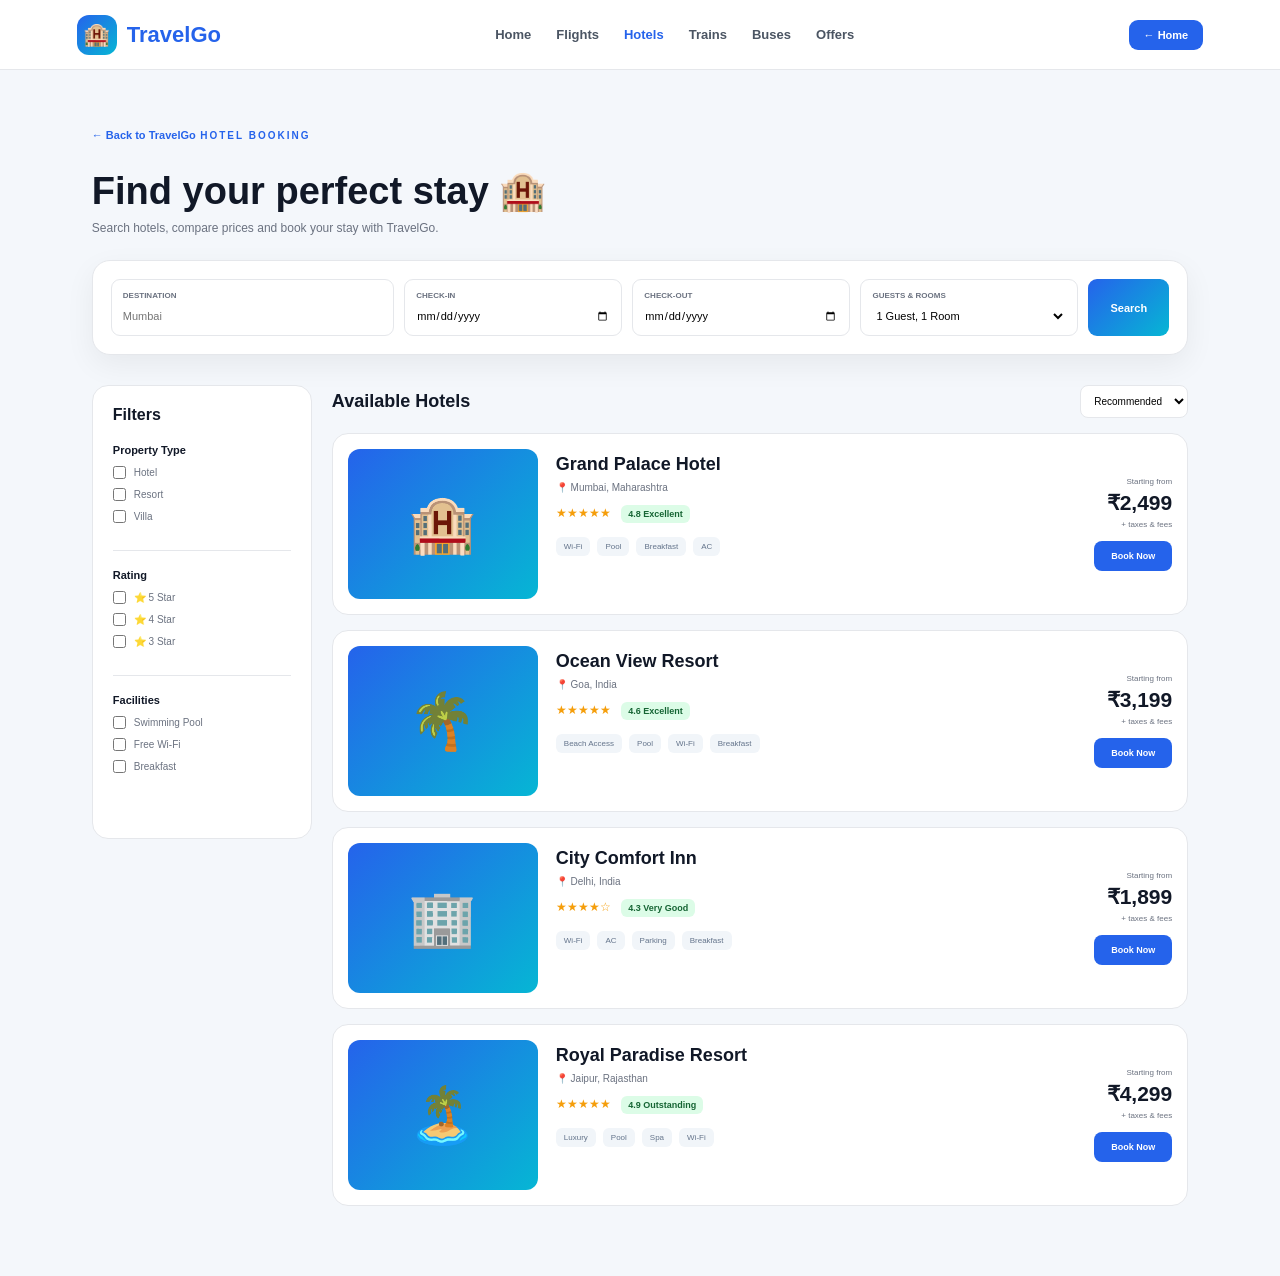
<file: hotels.html>
<!DOCTYPE html>
<html lang="en">
<head>
<meta charset="UTF-8">
<meta name="viewport" content="width=device-width, initial-scale=1.0">

<title>TravelGo | Hotels</title>

<style>
*{
    margin:0;
    padding:0;
    box-sizing:border-box;
}

body{
    font-family:Arial,sans-serif;
    background:#f4f7fb;
    color:#111827;
}

a{
    text-decoration:none;
}

button,input,select{
    font-family:inherit;
}

button{
    cursor:pointer;
}

/* NAVBAR */

header{
    height:70px;
    padding:0 6%;
    background:white;
    border-bottom:1px solid #e5e7eb;

    display:flex;
    align-items:center;
    justify-content:space-between;

    position:sticky;
    top:0;
    z-index:1000;
}

.logo{
    display:flex;
    align-items:center;
    gap:10px;

    color:#2563eb;
    font-size:22px;
    font-weight:800;
}

.logo-icon{
    width:40px;
    height:40px;

    display:grid;
    place-items:center;

    border-radius:12px;

    background:linear-gradient(
        135deg,
        #2563eb,
        #06b6d4
    );

    color:white;
}

nav{
    display:flex;
    gap:25px;
}

nav a{
    color:#4b5563;
    font-size:13px;
    font-weight:700;
}

nav a:hover,
nav a.active{
    color:#2563eb;
}

.home-btn{
    padding:9px 15px;

    border:0;
    border-radius:9px;

    background:#2563eb;
    color:white;

    font-size:11px;
    font-weight:700;
}

/* MAIN */

.page{
    max-width:1250px;
    margin:auto;
    padding:55px 6%;
}

.back{
    display:inline-block;
    margin-bottom:20px;

    color:#2563eb;
    font-size:11px;
    font-weight:700;
}

.page-top span{
    color:#2563eb;
    font-size:10px;
    font-weight:800;
    letter-spacing:2px;
}

.page-top h1{
    margin-top:8px;
    font-size:38px;
}

.page-top p{
    margin-top:8px;
    color:#6b7280;
    font-size:12px;
}

/* SEARCH */

.search-panel{
    display:grid;
    grid-template-columns:
        1.3fr 1fr 1fr 1fr auto;

    gap:10px;

    padding:18px;
    margin:25px 0 30px;

    background:white;
    border:1px solid #e5e7eb;
    border-radius:18px;

    box-shadow:
        0 10px 30px rgba(0,0,0,.06);
}

.field{
    padding:11px;

    border:1px solid #e5e7eb;
    border-radius:9px;
}

.field label{
    display:block;
    margin-bottom:6px;

    color:#6b7280;
    font-size:8px;
    font-weight:800;
}

.field input,
.field select{
    width:100%;
    border:0;
    outline:0;
    background:transparent;

    font-size:11px;
}

.search-btn{
    border:0;
    padding:0 22px;

    border-radius:9px;

    background:linear-gradient(
        135deg,
        #2563eb,
        #06b6d4
    );

    color:white;

    font-size:11px;
    font-weight:800;
}

/* RESULTS */

.results-layout{
    display:grid;
    grid-template-columns:220px 1fr;
    gap:20px;
}

/* FILTERS */

.filters{
    height:fit-content;

    padding:20px;

    background:white;
    border:1px solid #e5e7eb;
    border-radius:16px;
}

.filters h2{
    margin-bottom:20px;
    font-size:16px;
}

.filter-group{
    padding-bottom:18px;
    margin-bottom:18px;

    border-bottom:1px solid #e5e7eb;
}

.filter-group:last-child{
    border-bottom:0;
}

.filter-group h3{
    margin-bottom:10px;
    font-size:11px;
}

.filter-option{
    display:flex;
    align-items:center;
    gap:8px;

    margin:9px 0;

    color:#6b7280;
    font-size:10px;
}

/* RESULTS HEADER */

.results-header{
    display:flex;
    align-items:center;
    justify-content:space-between;

    margin-bottom:15px;
}

.results-header h2{
    font-size:18px;
}

.sort{
    padding:9px;

    background:white;
    border:1px solid #e5e7eb;
    border-radius:8px;

    font-size:10px;
}

/* HOTEL CARD */

.hotel-card{
    display:grid;

    grid-template-columns:
        190px 1fr 170px;

    gap:18px;

    margin-bottom:15px;
    padding:15px;

    background:white;

    border:1px solid #e5e7eb;
    border-radius:16px;

    transition:.25s;
}

.hotel-card:hover{
    transform:translateY(-3px);

    box-shadow:
        0 12px 30px rgba(0,0,0,.08);
}

/* IMAGE */

.hotel-image{
    min-height:150px;

    display:grid;
    place-items:center;

    border-radius:12px;

    background:
        linear-gradient(
            135deg,
            #2563eb,
            #06b6d4
        );

    color:white;

    font-size:55px;
}

/* HOTEL INFO */

.hotel-info{
    padding:5px 0;
}

.hotel-info h3{
    margin-bottom:7px;
    font-size:18px;
}

.location{
    margin-bottom:10px;

    color:#6b7280;
    font-size:10px;
}

.stars{
    color:#f59e0b;
    font-size:12px;
}

.rating{
    display:inline-block;

    margin-left:7px;
    padding:4px 7px;

    border-radius:6px;

    background:#dcfce7;
    color:#166534;

    font-size:9px;
    font-weight:800;
}

.features{
    display:flex;
    flex-wrap:wrap;
    gap:7px;

    margin-top:14px;
}

.feature{
    padding:5px 8px;

    border-radius:6px;

    background:#f1f5f9;

    color:#64748b;

    font-size:8px;
}

/* PRICE */

.hotel-price{
    display:flex;
    flex-direction:column;
    justify-content:center;
    align-items:flex-end;
}

.hotel-price small{
    color:#6b7280;
    font-size:8px;
}

.hotel-price strong{
    margin:5px 0;

    font-size:21px;
}

.tax{
    color:#6b7280;
    font-size:8px;
}

.book-btn{
    margin-top:12px;

    padding:10px 17px;

    border:0;
    border-radius:8px;

    background:#2563eb;
    color:white;

    font-size:9px;
    font-weight:800;
}

.book-btn:hover{
    background:#1d4ed8;
}

/* MODAL */

.modal{
    position:fixed;
    inset:0;

    z-index:5000;

    display:none;
    align-items:center;
    justify-content:center;

    padding:20px;

    background:rgba(0,0,0,.65);

    backdrop-filter:blur(5px);
}

.modal.show{
    display:flex;
}

.modal-box{
    width:min(500px,100%);
    max-height:90vh;
    overflow-y:auto;

    padding:28px;

    background:white;
    border-radius:20px;

    animation:popup .25s ease;
}

@keyframes popup{
    from{
        opacity:0;
        transform:scale(.92);
    }

    to{
        opacity:1;
        transform:scale(1);
    }
}

.modal-top{
    display:flex;
    justify-content:space-between;
    align-items:center;

    margin-bottom:20px;
}

.modal-top h2{
    font-size:22px;
}

.close-btn{
    width:32px;
    height:32px;

    border:0;
    border-radius:50%;

    background:#f1f5f9;

    font-size:18px;
}

.selected-hotel{
    padding:15px;
    margin-bottom:20px;

    border-radius:12px;

    background:#eff6ff;
    color:#1e3a8a;

    font-size:11px;
}

.form-group{
    margin-bottom:13px;
}

.form-group label{
    display:block;
    margin-bottom:6px;

    font-size:9px;
    font-weight:800;
}

.form-group input,
.form-group select{
    width:100%;
    height:44px;

    padding:0 12px;

    border:1px solid #dbe1ea;
    border-radius:9px;

    outline:0;

    font-size:11px;
}

.form-group input:focus,
.form-group select:focus{
    border-color:#2563eb;
}

.continue-btn{
    width:100%;
    height:45px;

    margin-top:5px;

    border:0;
    border-radius:9px;

    background:#2563eb;
    color:white;

    font-size:11px;
    font-weight:800;
}

/* OTP */

.otp-section{
    display:none;
}

.otp-section.show{
    display:block;
}

.otp-message{
    padding:14px;
    margin-bottom:15px;

    border-radius:10px;

    background:#f0fdf4;
    color:#166534;

    font-size:10px;
}

.otp-input{
    text-align:center;

    letter-spacing:8px;

    font-size:18px !important;
    font-weight:800;
}

/* SUCCESS */

.success{
    display:none;
    text-align:center;
}

.success.show{
    display:block;
}

.success-icon{
    width:70px;
    height:70px;

    display:grid;
    place-items:center;

    margin:0 auto 20px;

    border-radius:50%;

    background:#dcfce7;
    color:#16a34a;

    font-size:35px;
}

.success h2{
    margin-bottom:8px;
}

.success p{
    color:#6b7280;
    font-size:11px;
    line-height:1.6;
}

.booking-id{
    margin:20px 0;
    padding:13px;

    border-radius:10px;

    background:#f1f5f9;

    font-weight:800;
}

/* NO RESULTS */

.no-results{
    display:none;

    padding:40px;

    text-align:center;

    background:white;
    border-radius:15px;

    color:#6b7280;
}

/* RESPONSIVE */

@media(max-width:950px){

    .search-panel{
        grid-template-columns:1fr 1fr;
    }

    .results-layout{
        grid-template-columns:1fr;
    }

    .filters{
        display:none;
    }

    .hotel-card{
        grid-template-columns:160px 1fr;
    }

    .hotel-price{
        grid-column:2;
        align-items:flex-start;
    }
}

@media(max-width:650px){

    header{
        padding:0 20px;
    }

    nav{
        display:none;
    }

    .page{
        padding:35px 20px;
    }

    .page-top h1{
        font-size:30px;
    }

    .search-panel{
        grid-template-columns:1fr;
    }

    .search-btn{
        height:45px;
    }

    .hotel-card{
        grid-template-columns:1fr;
    }

    .hotel-price{
        grid-column:auto;
    }

    .hotel-image{
        min-height:180px;
    }
}
</style>
</head>

<body>

<!-- NAVBAR -->

<header>

    <a href="index.html" class="logo">

        <span class="logo-icon">
            🏨
        </span>

        TravelGo

    </a>

    <nav>

        <a href="index.html">
            Home
        </a>

        <a href="flight.html">
            Flights
        </a>

        <a href="hotels.html" class="active">
            Hotels
        </a>

        <a href="trains.html">
            Trains
        </a>

        <a href="buses.html">
            Buses
        </a>
<a href="offer.html">Offers</a>
    </nav>

    <a href="index.html" class="home-btn">
        ← Home
    </a>

</header>


<!-- MAIN -->

<main class="page">

    <div class="page-top">

        <a href="index.html" class="back">
            ← Back to TravelGo
        </a>

        <span>
            HOTEL BOOKING
        </span>

        <h1>
            Find your perfect stay 🏨
        </h1>

        <p>
            Search hotels, compare prices and
            book your stay with TravelGo.
        </p>

    </div>


    <!-- SEARCH -->

    <div class="search-panel">

        <div class="field">

            <label>
                DESTINATION
            </label>

            <input
                type="text"
                id="destination"
                placeholder="Mumbai"
            >

        </div>


        <div class="field">

            <label>
                CHECK-IN
            </label>

            <input
                type="date"
                id="checkIn"
            >

        </div>


        <div class="field">

            <label>
                CHECK-OUT
            </label>

            <input
                type="date"
                id="checkOut"
            >

        </div>


        <div class="field">

            <label>
                GUESTS & ROOMS
            </label>

            <select id="guests">

                <option value="1">
                    1 Guest, 1 Room
                </option>

                <option value="2">
                    2 Guests, 1 Room
                </option>

                <option value="3">
                    3 Guests, 1 Room
                </option>

                <option value="4">
                    4 Guests, 2 Rooms
                </option>

            </select>

        </div>


        <button
            class="search-btn"
            onclick="searchHotels()"
        >
            Search
        </button>

    </div>


    <!-- RESULTS -->

    <div class="results-layout">


        <!-- FILTERS -->

        <aside class="filters">

            <h2>
                Filters
            </h2>


            <div class="filter-group">

                <h3>
                    Property Type
                </h3>

                <label class="filter-option">

                    <input
                        type="checkbox"
                        class="filter"
                    >

                    Hotel

                </label>

                <label class="filter-option">

                    <input
                        type="checkbox"
                        class="filter"
                    >

                    Resort

                </label>

                <label class="filter-option">

                    <input
                        type="checkbox"
                        class="filter"
                    >

                    Villa

                </label>

            </div>


            <div class="filter-group">

                <h3>
                    Rating
                </h3>

                <label class="filter-option">

                    <input type="checkbox">

                    ⭐ 5 Star

                </label>

                <label class="filter-option">

                    <input type="checkbox">

                    ⭐ 4 Star

                </label>

                <label class="filter-option">

                    <input type="checkbox">

                    ⭐ 3 Star

                </label>

            </div>


            <div class="filter-group">

                <h3>
                    Facilities
                </h3>

                <label class="filter-option">

                    <input type="checkbox">

                    Swimming Pool

                </label>

                <label class="filter-option">

                    <input type="checkbox">

                    Free Wi-Fi

                </label>

                <label class="filter-option">

                    <input type="checkbox">

                    Breakfast

                </label>

            </div>

        </aside>


        <!-- HOTEL RESULTS -->

        <section class="results">

            <div class="results-header">

                <h2>
                    Available Hotels
                </h2>

                <select
                    class="sort"
                    id="sortHotels"
                    onchange="sortHotels()"
                >

                    <option value="recommended">
                        Recommended
                    </option>

                    <option value="price">
                        Cheapest
                    </option>

                    <option value="rating">
                        Highest Rated
                    </option>

                </select>

            </div>


            <!-- HOTEL 1 -->

            <article
                class="hotel-card"
                data-price="2499"
                data-rating="4.8"
            >

                <div class="hotel-image">
                    🏨
                </div>


                <div class="hotel-info">

                    <h3>
                        Grand Palace Hotel
                    </h3>

                    <div class="location">
                        📍 Mumbai, Maharashtra
                    </div>

                    <span class="stars">
                        ★★★★★
                    </span>

                    <span class="rating">
                        4.8 Excellent
                    </span>

                    <div class="features">

                        <span class="feature">
                            Wi-Fi
                        </span>

                        <span class="feature">
                            Pool
                        </span>

                        <span class="feature">
                            Breakfast
                        </span>

                        <span class="feature">
                            AC
                        </span>

                    </div>

                </div>


                <div class="hotel-price">

                    <small>
                        Starting from
                    </small>

                    <strong>
                        ₹2,499
                    </strong>

                    <span class="tax">
                        + taxes & fees
                    </span>

                    <button
                        class="book-btn"
                        onclick="openBooking(
                            'Grand Palace Hotel',
                            'Mumbai',
                            '4.8',
                            '₹2,499'
                        )"
                    >
                        Book Now
                    </button>

                </div>

            </article>


            <!-- HOTEL 2 -->

            <article
                class="hotel-card"
                data-price="3199"
                data-rating="4.6"
            >

                <div class="hotel-image">
                    🌴
                </div>


                <div class="hotel-info">

                    <h3>
                        Ocean View Resort
                    </h3>

                    <div class="location">
                        📍 Goa, India
                    </div>

                    <span class="stars">
                        ★★★★★
                    </span>

                    <span class="rating">
                        4.6 Excellent
                    </span>

                    <div class="features">

                        <span class="feature">
                            Beach Access
                        </span>

                        <span class="feature">
                            Pool
                        </span>

                        <span class="feature">
                            Wi-Fi
                        </span>

                        <span class="feature">
                            Breakfast
                        </span>

                    </div>

                </div>


                <div class="hotel-price">

                    <small>
                        Starting from
                    </small>

                    <strong>
                        ₹3,199
                    </strong>

                    <span class="tax">
                        + taxes & fees
                    </span>

                    <button
                        class="book-btn"
                        onclick="openBooking(
                            'Ocean View Resort',
                            'Goa',
                            '4.6',
                            '₹3,199'
                        )"
                    >
                        Book Now
                    </button>

                </div>

            </article>


            <!-- HOTEL 3 -->

            <article
                class="hotel-card"
                data-price="1899"
                data-rating="4.3"
            >

                <div class="hotel-image">
                    🏢
                </div>


                <div class="hotel-info">

                    <h3>
                        City Comfort Inn
                    </h3>

                    <div class="location">
                        📍 Delhi, India
                    </div>

                    <span class="stars">
                        ★★★★☆
                    </span>

                    <span class="rating">
                        4.3 Very Good
                    </span>

                    <div class="features">

                        <span class="feature">
                            Wi-Fi
                        </span>

                        <span class="feature">
                            AC
                        </span>

                        <span class="feature">
                            Parking
                        </span>

                        <span class="feature">
                            Breakfast
                        </span>

                    </div>

                </div>


                <div class="hotel-price">

                    <small>
                        Starting from
                    </small>

                    <strong>
                        ₹1,899
                    </strong>

                    <span class="tax">
                        + taxes & fees
                    </span>

                    <button
                        class="book-btn"
                        onclick="openBooking(
                            'City Comfort Inn',
                            'Delhi',
                            '4.3',
                            '₹1,899'
                        )"
                    >
                        Book Now
                    </button>

                </div>

            </article>


            <!-- HOTEL 4 -->

            <article
                class="hotel-card"
                data-price="4299"
                data-rating="4.9"
            >

                <div class="hotel-image">
                    🏝️
                </div>


                <div class="hotel-info">

                    <h3>
                        Royal Paradise Resort
                    </h3>

                    <div class="location">
                        📍 Jaipur, Rajasthan
                    </div>

                    <span class="stars">
                        ★★★★★
                    </span>

                    <span class="rating">
                        4.9 Outstanding
                    </span>

                    <div class="features">

                        <span class="feature">
                            Luxury
                        </span>

                        <span class="feature">
                            Pool
                        </span>

                        <span class="feature">
                            Spa
                        </span>

                        <span class="feature">
                            Wi-Fi
                        </span>

                    </div>

                </div>


                <div class="hotel-price">

                    <small>
                        Starting from
                    </small>

                    <strong>
                        ₹4,299
                    </strong>

                    <span class="tax">
                        + taxes & fees
                    </span>

                    <button
                        class="book-btn"
                        onclick="openBooking(
                            'Royal Paradise Resort',
                            'Jaipur',
                            '4.9',
                            '₹4,299'
                        )"
                    >
                        Book Now
                    </button>

                </div>

            </article>


            <div
                class="no-results"
                id="noResults"
            >
                No hotels found. Try another destination.
            </div>

        </section>

    </div>

</main>


<!-- BOOKING MODAL -->

<div
    class="modal"
    id="bookingModal"
>

    <div class="modal-box">


        <!-- BOOKING FORM -->

        <div id="bookingForm">

            <div class="modal-top">

                <h2>
                    Guest Details
                </h2>

                <button
                    class="close-btn"
                    onclick="closeBooking()"
                >
                    ×
                </button>

            </div>


            <div
                class="selected-hotel"
                id="selectedHotel"
            >
                Hotel details
            </div>


            <div class="form-group">

                <label>
                    GUEST FULL NAME
                </label>

                <input
                    type="text"
                    id="guestName"
                    placeholder="Enter your name"
                >

            </div>


            <div class="form-group">

                <label>
                    MOBILE NUMBER
                </label>

                <input
                    type="tel"
                    id="guestPhone"
                    maxlength="10"
                    placeholder="10-digit mobile number"
                >

            </div>


            <div class="form-group">

                <label>
                    EMAIL
                </label>

                <input
                    type="email"
                    id="guestEmail"
                    placeholder="example@email.com"
                >

            </div>


            <div class="form-group">

                <label>
                    NUMBER OF GUESTS
                </label>

                <select id="bookingGuests">

                    <option>
                        1 Guest
                    </option>

                    <option>
                        2 Guests
                    </option>

                    <option>
                        3 Guests
                    </option>

                    <option>
                        4 Guests
                    </option>

                </select>

            </div>


            <button
                class="continue-btn"
                onclick="sendOTP()"
            >
                Continue & Send OTP
            </button>

        </div>


        <!-- OTP -->

        <div
            class="otp-section"
            id="otpSection"
        >

            <div class="modal-top">

                <h2>
                    Verify Mobile
                </h2>

                <button
                    class="close-btn"
                    onclick="closeBooking()"
                >
                    ×
                </button>

            </div>


            <div class="otp-message">

                🔐 Demo OTP sent to your mobile.
                Enter <strong>123456</strong> to continue.

            </div>


            <div class="form-group">

                <label>
                    ENTER OTP
                </label>

                <input
                    type="text"
                    id="otpInput"
                    class="otp-input"
                    maxlength="6"
                    placeholder="••••••"
                >

            </div>


            <button
                class="continue-btn"
                onclick="verifyOTP()"
            >
                Verify & Confirm Booking
            </button>

        </div>


        <!-- SUCCESS -->

        <div
            class="success"
            id="successSection"
        >

            <div class="success-icon">
                ✓
            </div>

            <h2>
                Hotel Booked!
            </h2>

            <p>
                Your hotel booking has been
                successfully confirmed.
            </p>


            <div class="booking-id">

                Booking ID:
                <span id="bookingId">
                    TG000000
                </span>

            </div>


            <button
                class="continue-btn"
                onclick="closeBooking()"
            >
                Done
            </button>

        </div>

    </div>

</div>


<script>

/* =========================
   DATE SETUP
========================= */

const today = new Date();

const todayString =
    today.getFullYear() +
    "-" +
    String(today.getMonth() + 1).padStart(2,"0") +
    "-" +
    String(today.getDate()).padStart(2,"0");


document.getElementById("checkIn").min =
    todayString;

document.getElementById("checkOut").min =
    todayString;


/* =========================
   CHECKOUT DATE
========================= */

document
.getElementById("checkIn")
.addEventListener(
    "change",
    function(){

        document
        .getElementById("checkOut")
        .min = this.value;

    }
);


/* =========================
   SEARCH HOTELS
========================= */

function searchHotels(){

    const destination =
        document
        .getElementById("destination")
        .value
        .trim();

    const checkIn =
        document
        .getElementById("checkIn")
        .value;

    const checkOut =
        document
        .getElementById("checkOut")
        .value;


    if(!destination){

        alert(
            "Please enter a destination."
        );

        return;
    }


    if(!checkIn){

        alert(
            "Please select check-in date."
        );

        return;
    }


    if(!checkOut){

        alert(
            "Please select check-out date."
        );

        return;
    }


    if(
        new Date(checkOut)
        <=
        new Date(checkIn)
    ){

        alert(
            "Check-out must be after check-in."
        );

        return;
    }


    const cards =
        document.querySelectorAll(
            ".hotel-card"
        );


    cards.forEach(card => {

        const location =
            card
            .querySelector(".location")
            .textContent
            .toLowerCase();

        const search =
            destination.toLowerCase();


        /*
          Demo search:
          matching locations stay visible.
          For cities not in demo data,
          all hotels remain visible.
        */

        if(
            location.includes(search) ||
            search.length < 2
        ){

            card.style.display = "grid";

        }else{

            card.style.display = "none";

        }

    });


    const visible =
        Array.from(
            cards
        ).filter(
            card =>
            card.style.display !== "none"
        );


    document
    .getElementById("noResults")
    .style.display =
        visible.length === 0
        ? "block"
        : "none";

}


/* =========================
   SORT HOTELS
========================= */

function sortHotels(){

    const value =
        document
        .getElementById("sortHotels")
        .value;

    const results =
        document.querySelector(".results");


    const cards =
        Array.from(
            document.querySelectorAll(
                ".hotel-card"
            )
        );


    if(value === "price"){

        cards.sort(
            (a,b) =>
            Number(a.dataset.price) -
            Number(b.dataset.price)
        );

    }


    if(value === "rating"){

        cards.sort(
            (a,b) =>
            Number(b.dataset.rating) -
            Number(a.dataset.rating)
        );

    }


    cards.forEach(card => {

        results.appendChild(card);

    });

}


/* =========================
   SELECTED HOTEL
========================= */

let selectedHotel = {};


/* =========================
   OPEN BOOKING
========================= */

function openBooking(
    name,
    city,
    rating,
    price
){

    selectedHotel = {
        name,
        city,
        rating,
        price
    };


    document
    .getElementById("selectedHotel")
    .innerHTML = `

        <strong>
            ${name}
        </strong>

        <br>

        📍 ${city}

        <br>

        ⭐ ${rating}

        <br>

        Starting from
        <strong>
            ${price}
        </strong>

    `;


    document
    .getElementById("bookingModal")
    .classList.add("show");


    document
    .getElementById("bookingForm")
    .style.display = "block";


    document
    .getElementById("otpSection")
    .classList.remove("show");


    document
    .getElementById("successSection")
    .classList.remove("show");

}


/* =========================
   CLOSE BOOKING
========================= */

function closeBooking(){

    document
    .getElementById("bookingModal")
    .classList.remove("show");

}


/* =========================
   SEND OTP
========================= */

function sendOTP(){

    const name =
        document
        .getElementById("guestName")
        .value
        .trim();

    const phone =
        document
        .getElementById("guestPhone")
        .value
        .trim();

    const email =
        document
        .getElementById("guestEmail")
        .value
        .trim();


    if(!name){

        alert(
            "Please enter guest name."
        );

        return;
    }


    if(
        !/^[6-9]\d{9}$/.test(phone)
    ){

        alert(
            "Please enter a valid 10-digit Indian mobile number."
        );

        return;
    }


    if(
        !/^[^\s@]+@[^\s@]+\.[^\s@]+$/
        .test(email)
    ){

        alert(
            "Please enter a valid email."
        );

        return;
    }


    selectedHotel.guestName =
        name;

    selectedHotel.phone =
        phone;

    selectedHotel.email =
        email;


    document
    .getElementById("bookingForm")
    .style.display = "none";


    document
    .getElementById("otpSection")
    .classList.add("show");


    console.log(
        "Demo OTP: 123456"
    );

}


/* =========================
   VERIFY OTP
========================= */

function verifyOTP(){

    const otp =
        document
        .getElementById("otpInput")
        .value
        .trim();


    if(otp !== "123456"){

        alert(
            "Invalid OTP. Use 123456 for this demo."
        );

        return;
    }


    const bookingId =
        "TG" +
        Math.floor(
            100000 +
            Math.random() * 900000
        );


    document
    .getElementById("bookingId")
    .textContent =
        bookingId;


    document
    .getElementById("otpSection")
    .classList.remove("show");


    document
    .getElementById("successSection")
    .classList.add("show");


    console.log(
        "Hotel booking:",
        selectedHotel
    );

}


/* =========================
   PHONE INPUT
========================= */

document
.getElementById("guestPhone")
.addEventListener(
    "input",
    function(){

        this.value =
            this.value.replace(
                /\D/g,
                ""
            );

    }
);


/* =========================
   OTP INPUT
========================= */

document
.getElementById("otpInput")
.addEventListener(
    "input",
    function(){

        this.value =
            this.value.replace(
                /\D/g,
                ""
            );

    }
);


/* =========================
   MODAL OUTSIDE CLICK
========================= */

document
.getElementById("bookingModal")
.addEventListener(
    "click",
    function(event){

        if(
            event.target === this
        ){

            closeBooking();

        }

    }
);


/* =========================
   ESC KEY
========================= */

document.addEventListener(
    "keydown",
    function(event){

        if(
            event.key === "Escape"
        ){

            closeBooking();

        }

    }
);

</script>

</body>
</html>
</file>
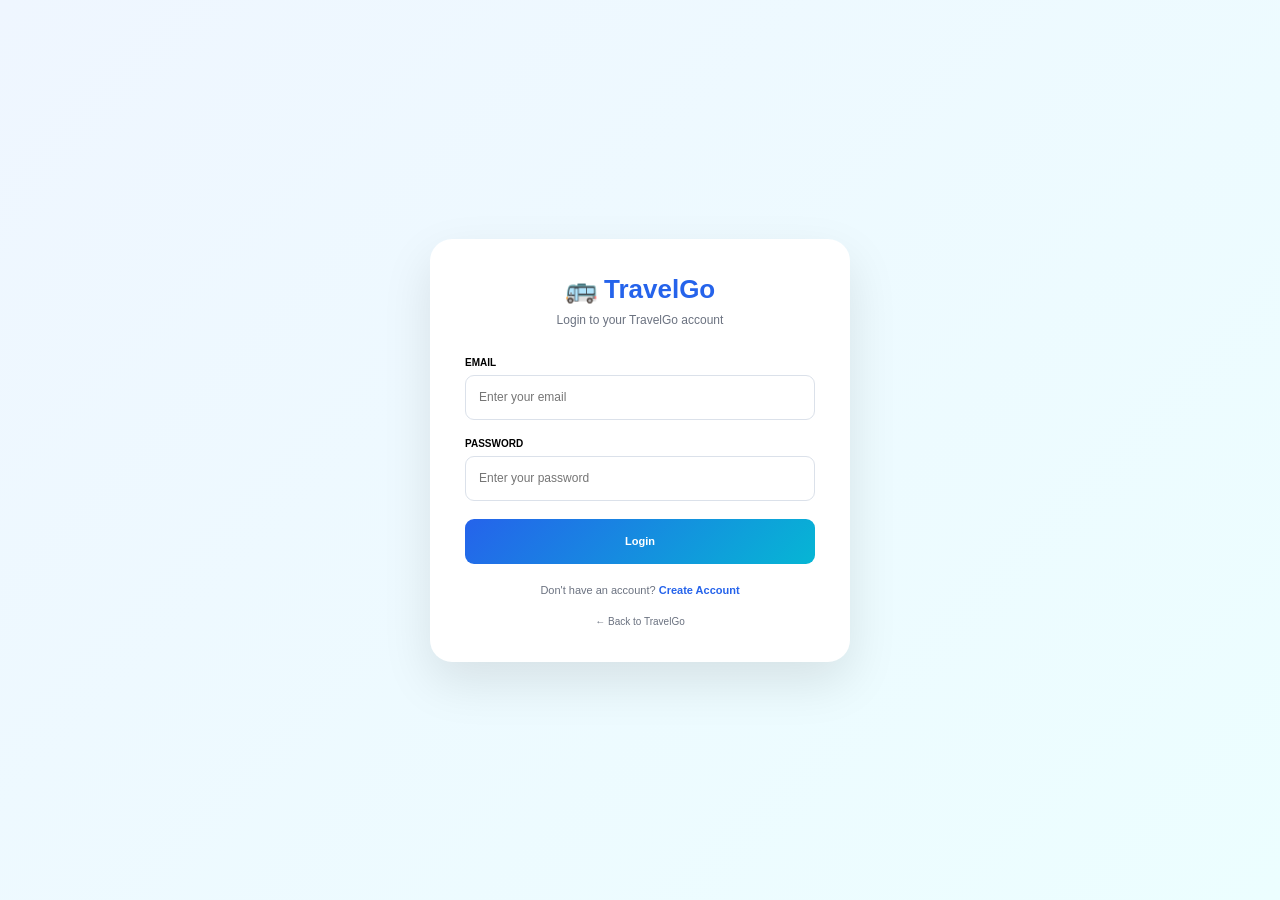
<file: login.html>
<!DOCTYPE html>
<html lang="en">
<head>
<meta charset="UTF-8">
<meta name="viewport" content="width=device-width, initial-scale=1.0">

<title>TravelGo | Login</title>

<style>

*{
    margin:0;
    padding:0;
    box-sizing:border-box;
}

body{
    min-height:100vh;

    font-family:Arial,sans-serif;

    background:
    linear-gradient(
        135deg,
        #eff6ff,
        #ecfeff
    );

    display:flex;
    align-items:center;
    justify-content:center;

    padding:20px;
}

.container{

    width:100%;
    max-width:420px;

    background:white;

    padding:35px;

    border-radius:22px;

    box-shadow:
    0 20px 50px rgba(0,0,0,.1);

}

.logo{

    text-align:center;

    color:#2563eb;

    font-size:26px;

    font-weight:800;

    margin-bottom:8px;

}

.subtitle{

    text-align:center;

    color:#6b7280;

    font-size:12px;

    margin-bottom:30px;

}

.form-group{

    margin-bottom:18px;

}

label{

    display:block;

    font-size:10px;

    font-weight:800;

    margin-bottom:7px;

}

input{

    width:100%;

    height:45px;

    padding:0 13px;

    border:
    1px solid #dbe1ea;

    border-radius:9px;

    outline:none;

    font-size:12px;

}

input:focus{

    border-color:#2563eb;

}

button{

    width:100%;

    height:45px;

    border:0;

    border-radius:9px;

    background:
    linear-gradient(
        135deg,
        #2563eb,
        #06b6d4
    );

    color:white;

    font-size:11px;

    font-weight:800;

    cursor:pointer;

}

button:hover{

    opacity:.9;

}

.message{

    display:none;

    padding:12px;

    margin-bottom:15px;

    border-radius:8px;

    background:#fee2e2;

    color:#b91c1c;

    font-size:10px;

}

.success{

    background:#dcfce7;

    color:#166534;

}

.signup-link{

    margin-top:20px;

    text-align:center;

    color:#6b7280;

    font-size:11px;

}

.signup-link a{

    color:#2563eb;

    font-weight:800;

    text-decoration:none;

}

.back{

    display:block;

    margin-top:20px;

    text-align:center;

    color:#6b7280;

    font-size:10px;

    text-decoration:none;

}

</style>
</head>


<body>

<div class="container">

    <div class="logo">
        🚌 TravelGo
    </div>

    <p class="subtitle">
        Login to your TravelGo account
    </p>


    <div
        id="message"
        class="message"
    ></div>


    <form id="loginForm">

        <div class="form-group">

            <label>
                EMAIL
            </label>

            <input
                type="email"
                id="email"
                placeholder="Enter your email"
                required
            >

        </div>


        <div class="form-group">

            <label>
                PASSWORD
            </label>

            <input
                type="password"
                id="password"
                placeholder="Enter your password"
                required
            >

        </div>


        <button type="submit">
            Login
        </button>

    </form>


    <div class="signup-link">

        Don't have an account?

        <a href="signup.html">
            Create Account
        </a>

    </div>


    <a
        href="index.html"
        class="back"
    >
        ← Back to TravelGo

    </a>

</div>


<script>

const form =
document.getElementById("loginForm");

const message =
document.getElementById("message");


form.addEventListener(
    "submit",
    function(event){

        event.preventDefault();


        const email =
        document
        .getElementById("email")
        .value
        .trim();


        const password =
        document
        .getElementById("password")
        .value;


        const savedUser =
        localStorage.getItem(
            "travelGoUser"
        );


        if(!savedUser){

            showMessage(
                "No account found. Please create an account first."
            );

            return;

        }


        const user =
        JSON.parse(savedUser);


        if(
            email !== user.email ||
            password !== user.password
        ){

            showMessage(
                "Incorrect email or password."
            );

            return;

        }


        localStorage.setItem(
            "travelGoLoggedIn",
            "true"
        );


        showMessage(
            "Login successful! Redirecting...",
            true
        );


        setTimeout(
            function(){

                window.location.href = "dashboard.html";
            },
            1000
        );

    }
);


function showMessage(
    text,
    success=false
){

    message.textContent =
        text;

    message.style.display =
        "block";

    message.className =
        success
        ? "message success"
        : "message";

}

</script>

</body>
</html>
</file>
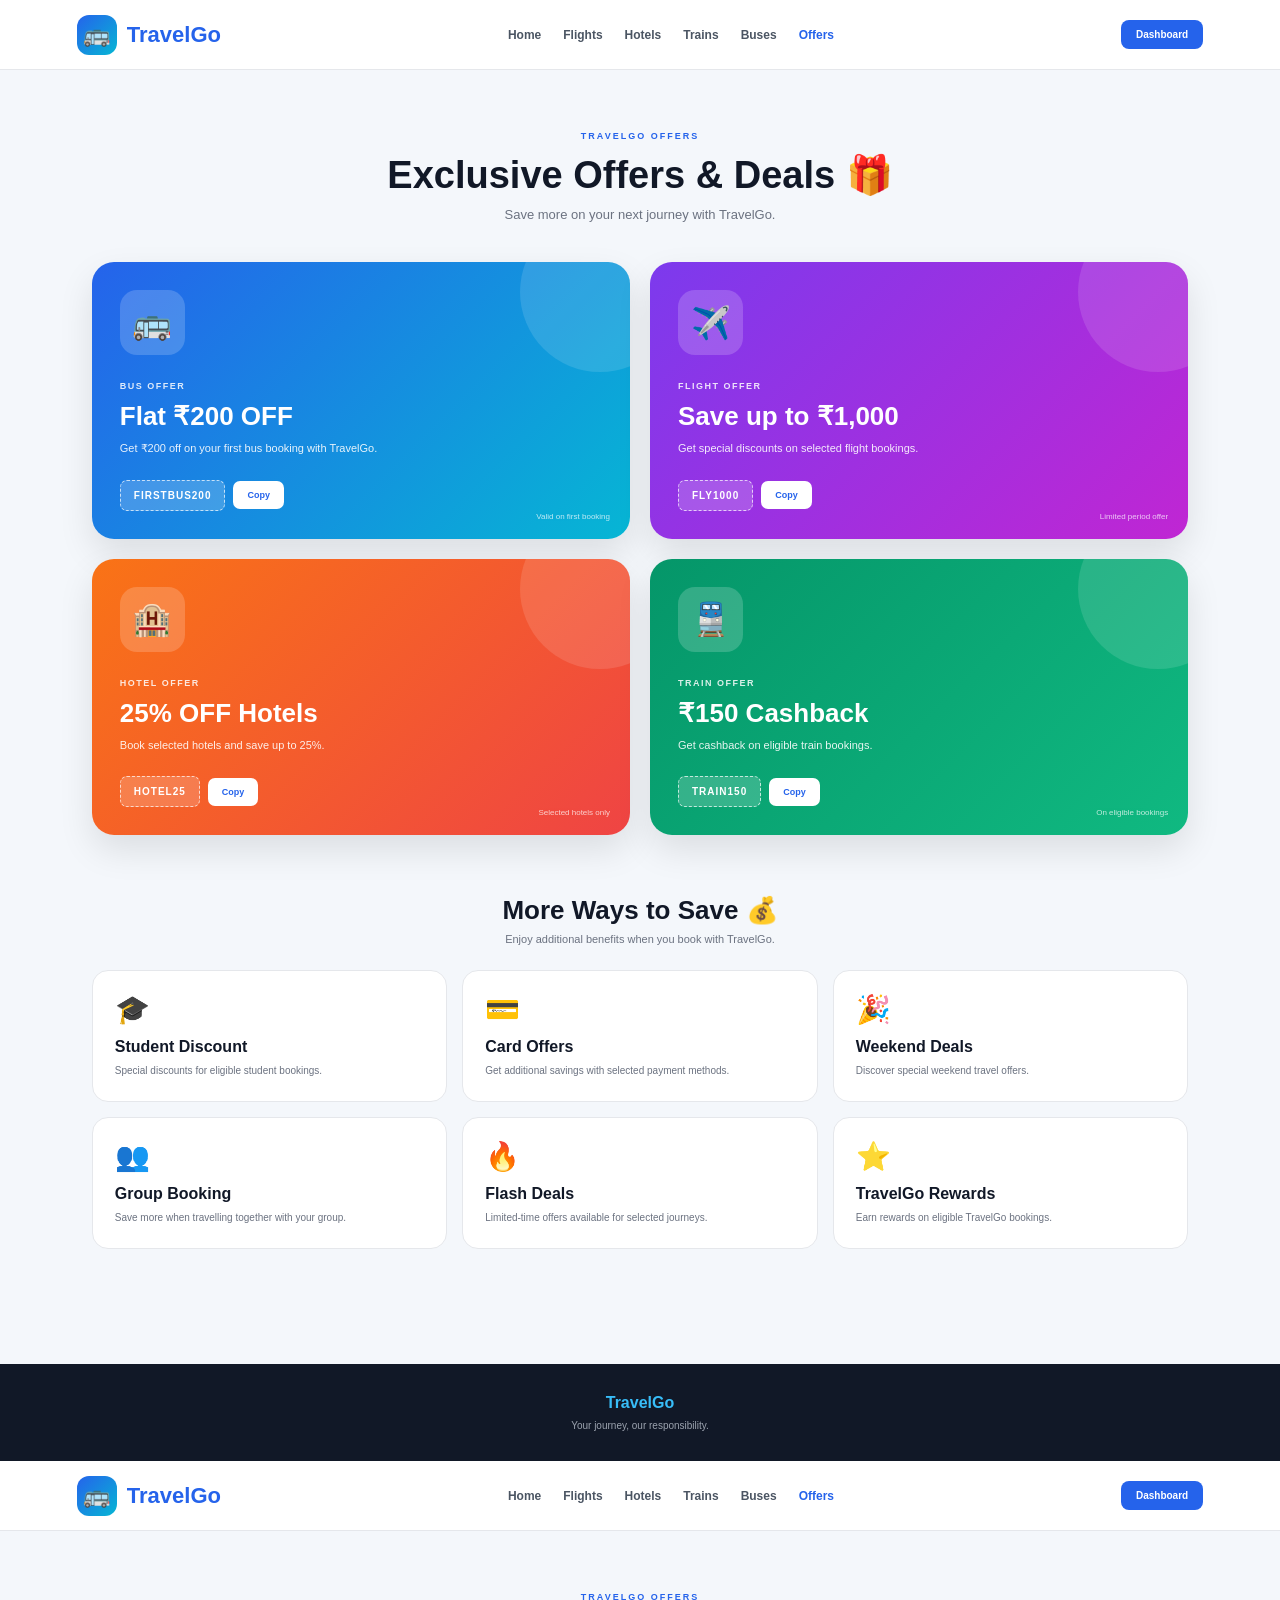
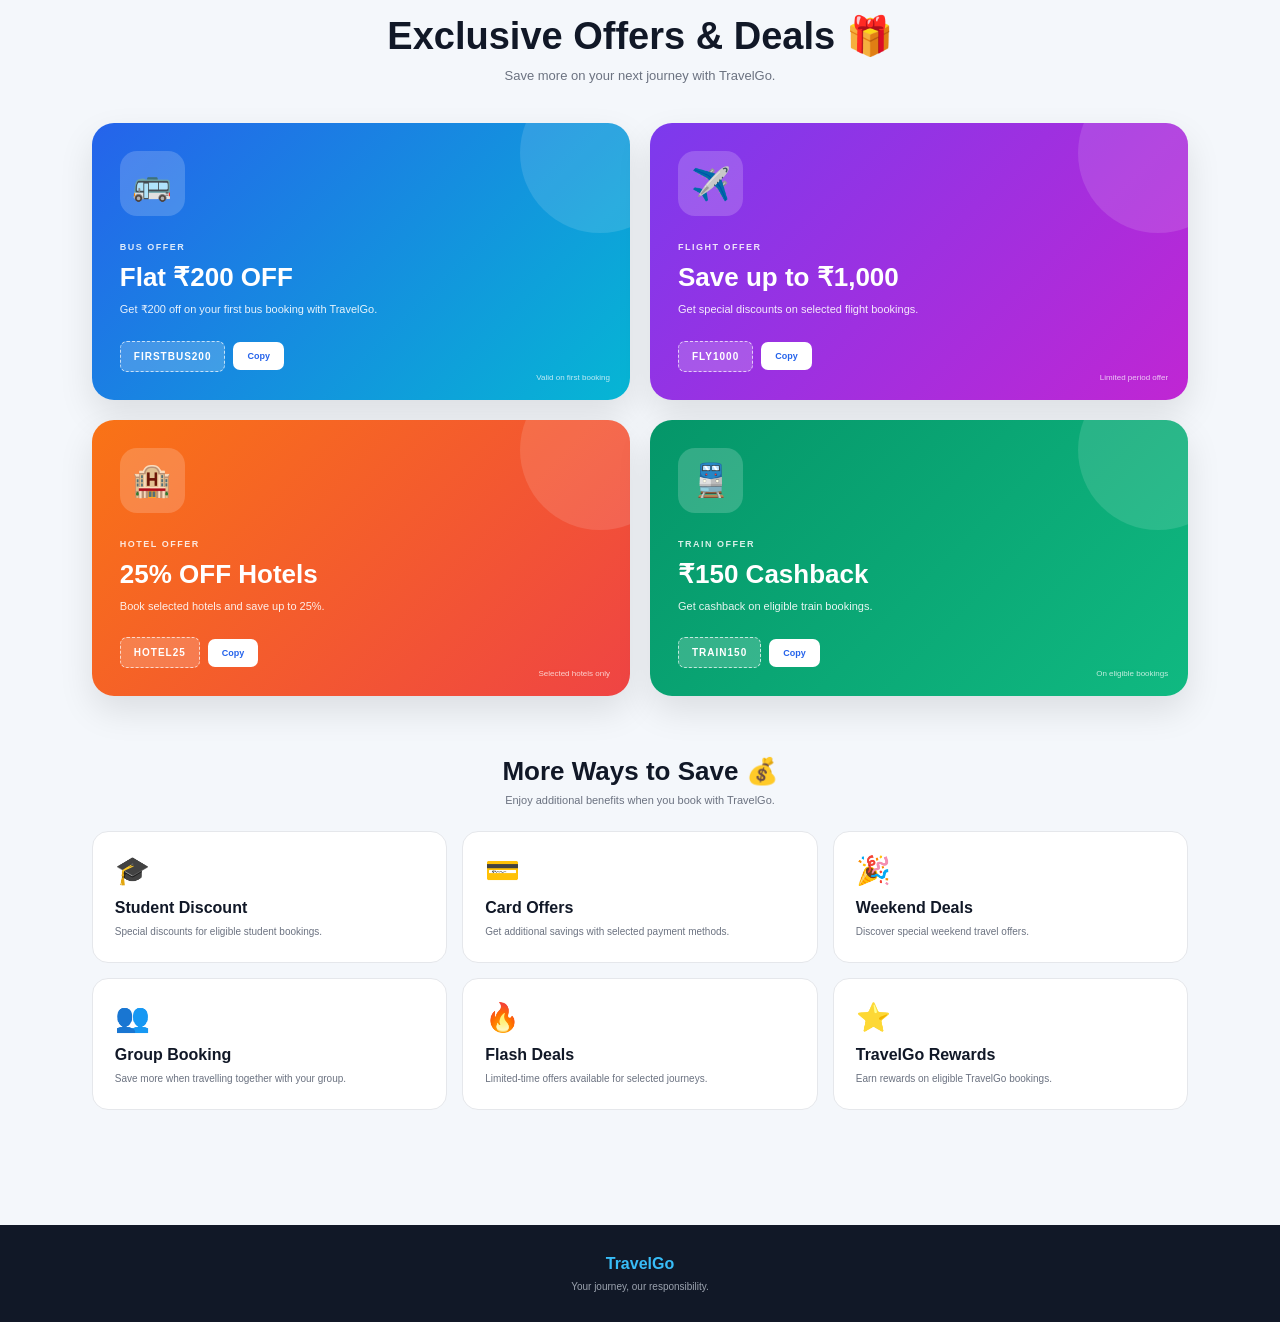
<file: offer.html>
<!DOCTYPE html>
<html lang="en">
<head>
<meta charset="UTF-8">
<meta name="viewport" content="width=device-width, initial-scale=1.0">

<title>TravelGo | Offers</title>

<style>

*{
    margin:0;
    padding:0;
    box-sizing:border-box;
}

body{
    font-family:Arial,sans-serif;
    background:#f4f7fb;
    color:#111827;
}

a{
    text-decoration:none;
}

button{
    font-family:inherit;
    cursor:pointer;
}

/* ================= NAVBAR ================= */

header{
    height:70px;
    padding:0 6%;

    background:white;
    border-bottom:1px solid #e5e7eb;

    display:flex;
    align-items:center;
    justify-content:space-between;

    position:sticky;
    top:0;
    z-index:1000;
}

.logo{
    display:flex;
    align-items:center;
    gap:10px;

    color:#2563eb;
    font-size:22px;
    font-weight:800;
}

.logo-icon{
    width:40px;
    height:40px;

    display:grid;
    place-items:center;

    border-radius:12px;

    background:linear-gradient(
        135deg,
        #2563eb,
        #06b6d4
    );

    color:white;
}

nav{
    display:flex;
    gap:22px;
}

nav a{
    color:#4b5563;
    font-size:12px;
    font-weight:700;
}

nav a:hover,
nav a.active{
    color:#2563eb;
}

.account-btn{
    padding:9px 15px;

    border:0;
    border-radius:8px;

    background:#2563eb;
    color:white;

    font-size:10px;
    font-weight:800;
}


/* ================= PAGE ================= */

.page{
    max-width:1250px;
    margin:auto;
    padding:55px 6%;
}

.page-top{
    text-align:center;
}

.page-top span{
    color:#2563eb;
    font-size:9px;
    font-weight:800;
    letter-spacing:2px;
}

.page-top h1{
    margin-top:10px;
    font-size:38px;
}

.page-top p{
    margin-top:10px;

    color:#6b7280;
    font-size:13px;
}


/* ================= OFFER GRID ================= */

.offers-grid{
    display:grid;

    grid-template-columns:
        repeat(2,1fr);

    gap:20px;

    margin-top:40px;
}


/* ================= OFFER CARD ================= */

.offer-card{

    position:relative;
    overflow:hidden;

    min-height:240px;

    padding:28px;

    border-radius:22px;

    color:white;

    box-shadow:
        0 15px 35px
        rgba(0,0,0,.10);

    transition:.3s;

}

.offer-card:hover{

    transform:
        translateY(-6px);

    box-shadow:
        0 20px 45px
        rgba(0,0,0,.16);

}


/* BACKGROUND */

.offer-card::after{

    content:"";

    position:absolute;

    width:160px;
    height:160px;

    right:-50px;
    top:-50px;

    border-radius:50%;

    background:
        rgba(255,255,255,.12);

}

.offer-card.blue{
    background:
        linear-gradient(
            135deg,
            #2563eb,
            #06b6d4
        );
}

.offer-card.purple{
    background:
        linear-gradient(
            135deg,
            #7c3aed,
            #c026d3
        );
}

.offer-card.orange{
    background:
        linear-gradient(
            135deg,
            #f97316,
            #ef4444
        );
}

.offer-card.green{
    background:
        linear-gradient(
            135deg,
            #059669,
            #10b981
        );
}


/* ================= OFFER CONTENT ================= */

.offer-icon{

    width:65px;
    height:65px;

    display:grid;
    place-items:center;

    margin-bottom:20px;

    border-radius:17px;

    background:
        rgba(255,255,255,.18);

    font-size:32px;

}

.offer-tag{

    font-size:9px;
    font-weight:800;

    letter-spacing:1.5px;

    opacity:.85;

}

.offer-card h2{

    margin-top:8px;

    font-size:26px;

}

.offer-card p{

    max-width:350px;

    margin-top:8px;

    font-size:11px;

    line-height:1.6;

    opacity:.9;

}


/* ================= COUPON ================= */

.coupon-box{

    display:flex;

    align-items:center;

    gap:8px;

    margin-top:22px;

}

.coupon-code{

    padding:9px 13px;

    border-radius:7px;

    background:
        rgba(255,255,255,.18);

    border:
        1px dashed
        rgba(255,255,255,.7);

    font-size:10px;

    font-weight:800;

    letter-spacing:1px;

}

.copy-btn{

    padding:9px 14px;

    border:0;

    border-radius:7px;

    background:white;

    color:#2563eb;

    font-size:9px;

    font-weight:800;

}

.copy-btn:hover{

    background:#f1f5f9;

}


/* ================= VALIDITY ================= */

.validity{

    position:absolute;

    right:20px;
    bottom:18px;

    font-size:8px;

    opacity:.75;

}


/* ================= EXTRA OFFERS ================= */

.section-title{

    margin-top:60px;

    text-align:center;

}

.section-title h2{

    font-size:26px;

}

.section-title p{

    margin-top:7px;

    color:#6b7280;

    font-size:11px;

}

.extra-grid{

    display:grid;

    grid-template-columns:
        repeat(3,1fr);

    gap:15px;

    margin-top:25px;

}

.extra-card{

    padding:22px;

    background:white;

    border:
        1px solid
        #e5e7eb;

    border-radius:16px;

    transition:.3s;

}

.extra-card:hover{

    transform:
        translateY(-4px);

    box-shadow:
        0 12px 30px
        rgba(0,0,0,.08);

}

.extra-card .icon{

    font-size:28px;

}

.extra-card h3{

    margin-top:12px;

    font-size:16px;

}

.extra-card p{

    margin-top:7px;

    color:#6b7280;

    font-size:10px;

    line-height:1.6;

}


/* ================= FOOTER ================= */

footer{

    margin-top:60px;

    padding:30px 6%;

    background:#111827;

    color:white;

    text-align:center;

}

footer strong{

    color:#38bdf8;

}

footer p{

    margin-top:8px;

    color:#9ca3af;

    font-size:10px;

}


/* ================= TOAST ================= */

.toast{

    position:fixed;

    left:50%;

    bottom:30px;

    transform:
        translate(-50%,100px);

    padding:13px 20px;

    border-radius:10px;

    background:#111827;

    color:white;

    font-size:11px;

    font-weight:700;

    opacity:0;

    transition:.3s;

    z-index:5000;

}

.toast.show{

    opacity:1;

    transform:
        translate(-50%,0);

}


/* ================= RESPONSIVE ================= */

@media(max-width:850px){

    nav{
        gap:12px;
    }

    .offers-grid{
        grid-template-columns:1fr;
    }

    .extra-grid{
        grid-template-columns:
            repeat(2,1fr);
    }

}

@media(max-width:650px){

    header{
        padding:0 20px;
    }

    nav{
        display:none;
    }

    .page{
        padding:40px 20px;
    }

    .page-top h1{
        font-size:30px;
    }

    .offers-grid{
        grid-template-columns:1fr;
    }

    .extra-grid{
        grid-template-columns:1fr;
    }

    .offer-card{
        min-height:230px;
    }

}

</style>
</head>


<body>


<!-- ================= NAVBAR ================= -->

<header>

    <a href="index.html" class="logo">

        <span class="logo-icon">
            🚌
        </span>

        TravelGo

    </a>


    <nav>

        <a href="index.html">
            Home
        </a>

        <a href="flight.html">
            Flights
        </a>

        <a href="hotels.html">
            Hotels
        </a>

        <a href="trains.html">
            Trains
        </a>

        <a href="buses.html">
            Buses
        </a>

        <a href="offer.html" class="active">
            Offers
        </a>

    </nav>


    <a
        href="dashboard.html"
        class="account-btn"
    >
        Dashboard
    </a>

</header>



<!-- ================= MAIN ================= -->

<main class="page">


    <div class="page-top">

        <span>
            TRAVELGO OFFERS
        </span>

        <h1>
            Exclusive Offers & Deals 🎁
        </h1>

        <p>
            Save more on your next journey
            with TravelGo.
        </p>

    </div>



    <!-- ================= OFFERS ================= -->

    <div class="offers-grid">


        <!-- BUS -->

        <div class="offer-card blue">

            <div class="offer-icon">
                🚌
            </div>

            <span class="offer-tag">
                BUS OFFER
            </span>

            <h2>
                Flat ₹200 OFF
            </h2>

            <p>
                Get ₹200 off on your first
                bus booking with TravelGo.
            </p>

            <div class="coupon-box">

                <span
                    class="coupon-code"
                    id="code1"
                >
                    FIRSTBUS200
                </span>

                <button
                    class="copy-btn"
                    onclick="copyOffer('FIRSTBUS200')"
                >
                    Copy
                </button>

            </div>

            <span class="validity">
                Valid on first booking
            </span>

        </div>



        <!-- FLIGHT -->

        <div class="offer-card purple">

            <div class="offer-icon">
                ✈️
            </div>

            <span class="offer-tag">
                FLIGHT OFFER
            </span>

            <h2>
                Save up to ₹1,000
            </h2>

            <p>
                Get special discounts on
                selected flight bookings.
            </p>

            <div class="coupon-box">

                <span class="coupon-code">
                    FLY1000
                </span>

                <button
                    class="copy-btn"
                    onclick="copyOffer('FLY1000')"
                >
                    Copy
                </button>

            </div>

            <span class="validity">
                Limited period offer
            </span>

        </div>



        <!-- HOTEL -->

        <div class="offer-card orange">

            <div class="offer-icon">
                🏨
            </div>

            <span class="offer-tag">
                HOTEL OFFER
            </span>

            <h2>
                25% OFF Hotels
            </h2>

            <p>
                Book selected hotels and
                save up to 25%.
            </p>

            <div class="coupon-box">

                <span class="coupon-code">
                    HOTEL25
                </span>

                <button
                    class="copy-btn"
                    onclick="copyOffer('HOTEL25')"
                >
                    Copy
                </button>

            </div>

            <span class="validity">
                Selected hotels only
            </span>

        </div>



        <!-- TRAIN -->

        <div class="offer-card green">

            <div class="offer-icon">
                🚆
            </div>

            <span class="offer-tag">
                TRAIN OFFER
            </span>

            <h2>
                ₹150 Cashback
            </h2>

            <p>
                Get cashback on eligible
                train bookings.
            </p>

            <div class="coupon-box">

                <span class="coupon-code">
                    TRAIN150
                </span>

                <button
                    class="copy-btn"
                    onclick="copyOffer('TRAIN150')"
                >
                    Copy
                </button>

            </div>

            <span class="validity">
                On eligible bookings
            </span>

        </div>


    </div>



    <!-- ================= MORE DEALS ================= -->

    <div class="section-title">

        <h2>
            More Ways to Save 💰
        </h2>

        <p>
            Enjoy additional benefits when
            you book with TravelGo.
        </p>

    </div>


    <div class="extra-grid">


        <div class="extra-card">

            <div class="icon">
                🎓
            </div>

            <h3>
                Student Discount
            </h3>

            <p>
                Special discounts for
                eligible student bookings.
            </p>

        </div>


        <div class="extra-card">

            <div class="icon">
                💳
            </div>

            <h3>
                Card Offers
            </h3>

            <p>
                Get additional savings
                with selected payment methods.
            </p>

        </div>


        <div class="extra-card">

            <div class="icon">
                🎉
            </div>

            <h3>
                Weekend Deals
            </h3>

            <p>
                Discover special weekend
                travel offers.
            </p>

        </div>


        <div class="extra-card">

            <div class="icon">
                👥
            </div>

            <h3>
                Group Booking
            </h3>

            <p>
                Save more when travelling
                together with your group.
            </p>

        </div>


        <div class="extra-card">

            <div class="icon">
                🔥
            </div>

            <h3>
                Flash Deals
            </h3>

            <p>
                Limited-time offers available
                for selected journeys.
            </p>

        </div>


        <div class="extra-card">

            <div class="icon">
                ⭐
            </div>

            <h3>
                TravelGo Rewards
            </h3>

            <p>
                Earn rewards on eligible
                TravelGo bookings.
            </p>

        </div>


    </div>

</main>



<!-- ================= FOOTER ================= -->

<footer>

    <strong>
        TravelGo
    </strong>

    <p>
        Your journey, our responsibility.
    </p>

</footer>



<!-- ================= TOAST ================= -->

<div
    class="toast"
    id="toast"
>
    Offer code copied!
</div>



<script>

/* ================= COPY OFFER ================= */

function copyOffer(code){

    navigator.clipboard
        .writeText(code)
        .then(function(){

            showToast(
                "Offer code copied: " + code
            );

        })
        .catch(function(){

            showToast(
                "Code: " + code
            );

        });

}


/* ================= TOAST ================= */

function showToast(message){

    const toast =
        document.getElementById("toast");

    toast.textContent = message;

    toast.classList.add("show");

    setTimeout(function(){

        toast.classList.remove("show");

    },2500);

}

</script>


</body>
</html><!DOCTYPE html>
<html lang="en">
<head>
<meta charset="UTF-8">
<meta name="viewport" content="width=device-width, initial-scale=1.0">

<title>TravelGo | Offers</title>

<style>

*{
    margin:0;
    padding:0;
    box-sizing:border-box;
}

body{
    font-family:Arial,sans-serif;
    background:#f4f7fb;
    color:#111827;
}

a{
    text-decoration:none;
}

button{
    font-family:inherit;
    cursor:pointer;
}

/* ================= NAVBAR ================= */

header{
    height:70px;
    padding:0 6%;

    background:white;
    border-bottom:1px solid #e5e7eb;

    display:flex;
    align-items:center;
    justify-content:space-between;

    position:sticky;
    top:0;
    z-index:1000;
}

.logo{
    display:flex;
    align-items:center;
    gap:10px;

    color:#2563eb;
    font-size:22px;
    font-weight:800;
}

.logo-icon{
    width:40px;
    height:40px;

    display:grid;
    place-items:center;

    border-radius:12px;

    background:linear-gradient(
        135deg,
        #2563eb,
        #06b6d4
    );

    color:white;
}

nav{
    display:flex;
    gap:22px;
}

nav a{
    color:#4b5563;
    font-size:12px;
    font-weight:700;
}

nav a:hover,
nav a.active{
    color:#2563eb;
}

.account-btn{
    padding:9px 15px;

    border:0;
    border-radius:8px;

    background:#2563eb;
    color:white;

    font-size:10px;
    font-weight:800;
}


/* ================= PAGE ================= */

.page{
    max-width:1250px;
    margin:auto;
    padding:55px 6%;
}

.page-top{
    text-align:center;
}

.page-top span{
    color:#2563eb;
    font-size:9px;
    font-weight:800;
    letter-spacing:2px;
}

.page-top h1{
    margin-top:10px;
    font-size:38px;
}

.page-top p{
    margin-top:10px;

    color:#6b7280;
    font-size:13px;
}


/* ================= OFFER GRID ================= */

.offers-grid{
    display:grid;

    grid-template-columns:
        repeat(2,1fr);

    gap:20px;

    margin-top:40px;
}


/* ================= OFFER CARD ================= */

.offer-card{

    position:relative;
    overflow:hidden;

    min-height:240px;

    padding:28px;

    border-radius:22px;

    color:white;

    box-shadow:
        0 15px 35px
        rgba(0,0,0,.10);

    transition:.3s;

}

.offer-card:hover{

    transform:
        translateY(-6px);

    box-shadow:
        0 20px 45px
        rgba(0,0,0,.16);

}


/* BACKGROUND */

.offer-card::after{

    content:"";

    position:absolute;

    width:160px;
    height:160px;

    right:-50px;
    top:-50px;

    border-radius:50%;

    background:
        rgba(255,255,255,.12);

}

.offer-card.blue{
    background:
        linear-gradient(
            135deg,
            #2563eb,
            #06b6d4
        );
}

.offer-card.purple{
    background:
        linear-gradient(
            135deg,
            #7c3aed,
            #c026d3
        );
}

.offer-card.orange{
    background:
        linear-gradient(
            135deg,
            #f97316,
            #ef4444
        );
}

.offer-card.green{
    background:
        linear-gradient(
            135deg,
            #059669,
            #10b981
        );
}


/* ================= OFFER CONTENT ================= */

.offer-icon{

    width:65px;
    height:65px;

    display:grid;
    place-items:center;

    margin-bottom:20px;

    border-radius:17px;

    background:
        rgba(255,255,255,.18);

    font-size:32px;

}

.offer-tag{

    font-size:9px;
    font-weight:800;

    letter-spacing:1.5px;

    opacity:.85;

}

.offer-card h2{

    margin-top:8px;

    font-size:26px;

}

.offer-card p{

    max-width:350px;

    margin-top:8px;

    font-size:11px;

    line-height:1.6;

    opacity:.9;

}


/* ================= COUPON ================= */

.coupon-box{

    display:flex;

    align-items:center;

    gap:8px;

    margin-top:22px;

}

.coupon-code{

    padding:9px 13px;

    border-radius:7px;

    background:
        rgba(255,255,255,.18);

    border:
        1px dashed
        rgba(255,255,255,.7);

    font-size:10px;

    font-weight:800;

    letter-spacing:1px;

}

.copy-btn{

    padding:9px 14px;

    border:0;

    border-radius:7px;

    background:white;

    color:#2563eb;

    font-size:9px;

    font-weight:800;

}

.copy-btn:hover{

    background:#f1f5f9;

}


/* ================= VALIDITY ================= */

.validity{

    position:absolute;

    right:20px;
    bottom:18px;

    font-size:8px;

    opacity:.75;

}


/* ================= EXTRA OFFERS ================= */

.section-title{

    margin-top:60px;

    text-align:center;

}

.section-title h2{

    font-size:26px;

}

.section-title p{

    margin-top:7px;

    color:#6b7280;

    font-size:11px;

}

.extra-grid{

    display:grid;

    grid-template-columns:
        repeat(3,1fr);

    gap:15px;

    margin-top:25px;

}

.extra-card{

    padding:22px;

    background:white;

    border:
        1px solid
        #e5e7eb;

    border-radius:16px;

    transition:.3s;

}

.extra-card:hover{

    transform:
        translateY(-4px);

    box-shadow:
        0 12px 30px
        rgba(0,0,0,.08);

}

.extra-card .icon{

    font-size:28px;

}

.extra-card h3{

    margin-top:12px;

    font-size:16px;

}

.extra-card p{

    margin-top:7px;

    color:#6b7280;

    font-size:10px;

    line-height:1.6;

}


/* ================= FOOTER ================= */

footer{

    margin-top:60px;

    padding:30px 6%;

    background:#111827;

    color:white;

    text-align:center;

}

footer strong{

    color:#38bdf8;

}

footer p{

    margin-top:8px;

    color:#9ca3af;

    font-size:10px;

}


/* ================= TOAST ================= */

.toast{

    position:fixed;

    left:50%;

    bottom:30px;

    transform:
        translate(-50%,100px);

    padding:13px 20px;

    border-radius:10px;

    background:#111827;

    color:white;

    font-size:11px;

    font-weight:700;

    opacity:0;

    transition:.3s;

    z-index:5000;

}

.toast.show{

    opacity:1;

    transform:
        translate(-50%,0);

}


/* ================= RESPONSIVE ================= */

@media(max-width:850px){

    nav{
        gap:12px;
    }

    .offers-grid{
        grid-template-columns:1fr;
    }

    .extra-grid{
        grid-template-columns:
            repeat(2,1fr);
    }

}

@media(max-width:650px){

    header{
        padding:0 20px;
    }

    nav{
        display:none;
    }

    .page{
        padding:40px 20px;
    }

    .page-top h1{
        font-size:30px;
    }

    .offers-grid{
        grid-template-columns:1fr;
    }

    .extra-grid{
        grid-template-columns:1fr;
    }

    .offer-card{
        min-height:230px;
    }

}

</style>
</head>


<body>


<!-- ================= NAVBAR ================= -->

<header>

    <a href="index.html" class="logo">

        <span class="logo-icon">
            🚌
        </span>

        TravelGo

    </a>


    <nav>

        <a href="index.html">
            Home
        </a>

        <a href="flight.html">
            Flights
        </a>

        <a href="hotels.html">
            Hotels
        </a>

        <a href="trains.html">
            Trains
        </a>

        <a href="buses.html">
            Buses
        </a>

        <a href="offer.html" class="active">
            Offers
        </a>

    </nav>


    <a
        href="dashboard.html"
        class="account-btn"
    >
        Dashboard
    </a>

</header>



<!-- ================= MAIN ================= -->

<main class="page">


    <div class="page-top">

        <span>
            TRAVELGO OFFERS
        </span>

        <h1>
            Exclusive Offers & Deals 🎁
        </h1>

        <p>
            Save more on your next journey
            with TravelGo.
        </p>

    </div>



    <!-- ================= OFFERS ================= -->

    <div class="offers-grid">


        <!-- BUS -->

        <div class="offer-card blue">

            <div class="offer-icon">
                🚌
            </div>

            <span class="offer-tag">
                BUS OFFER
            </span>

            <h2>
                Flat ₹200 OFF
            </h2>

            <p>
                Get ₹200 off on your first
                bus booking with TravelGo.
            </p>

            <div class="coupon-box">

                <span
                    class="coupon-code"
                    id="code1"
                >
                    FIRSTBUS200
                </span>

                <button
                    class="copy-btn"
                    onclick="copyOffer('FIRSTBUS200')"
                >
                    Copy
                </button>

            </div>

            <span class="validity">
                Valid on first booking
            </span>

        </div>



        <!-- FLIGHT -->

        <div class="offer-card purple">

            <div class="offer-icon">
                ✈️
            </div>

            <span class="offer-tag">
                FLIGHT OFFER
            </span>

            <h2>
                Save up to ₹1,000
            </h2>

            <p>
                Get special discounts on
                selected flight bookings.
            </p>

            <div class="coupon-box">

                <span class="coupon-code">
                    FLY1000
                </span>

                <button
                    class="copy-btn"
                    onclick="copyOffer('FLY1000')"
                >
                    Copy
                </button>

            </div>

            <span class="validity">
                Limited period offer
            </span>

        </div>



        <!-- HOTEL -->

        <div class="offer-card orange">

            <div class="offer-icon">
                🏨
            </div>

            <span class="offer-tag">
                HOTEL OFFER
            </span>

            <h2>
                25% OFF Hotels
            </h2>

            <p>
                Book selected hotels and
                save up to 25%.
            </p>

            <div class="coupon-box">

                <span class="coupon-code">
                    HOTEL25
                </span>

                <button
                    class="copy-btn"
                    onclick="copyOffer('HOTEL25')"
                >
                    Copy
                </button>

            </div>

            <span class="validity">
                Selected hotels only
            </span>

        </div>



        <!-- TRAIN -->

        <div class="offer-card green">

            <div class="offer-icon">
                🚆
            </div>

            <span class="offer-tag">
                TRAIN OFFER
            </span>

            <h2>
                ₹150 Cashback
            </h2>

            <p>
                Get cashback on eligible
                train bookings.
            </p>

            <div class="coupon-box">

                <span class="coupon-code">
                    TRAIN150
                </span>

                <button
                    class="copy-btn"
                    onclick="copyOffer('TRAIN150')"
                >
                    Copy
                </button>

            </div>

            <span class="validity">
                On eligible bookings
            </span>

        </div>


    </div>



    <!-- ================= MORE DEALS ================= -->

    <div class="section-title">

        <h2>
            More Ways to Save 💰
        </h2>

        <p>
            Enjoy additional benefits when
            you book with TravelGo.
        </p>

    </div>


    <div class="extra-grid">


        <div class="extra-card">

            <div class="icon">
                🎓
            </div>

            <h3>
                Student Discount
            </h3>

            <p>
                Special discounts for
                eligible student bookings.
            </p>

        </div>


        <div class="extra-card">

            <div class="icon">
                💳
            </div>

            <h3>
                Card Offers
            </h3>

            <p>
                Get additional savings
                with selected payment methods.
            </p>

        </div>


        <div class="extra-card">

            <div class="icon">
                🎉
            </div>

            <h3>
                Weekend Deals
            </h3>

            <p>
                Discover special weekend
                travel offers.
            </p>

        </div>


        <div class="extra-card">

            <div class="icon">
                👥
            </div>

            <h3>
                Group Booking
            </h3>

            <p>
                Save more when travelling
                together with your group.
            </p>

        </div>


        <div class="extra-card">

            <div class="icon">
                🔥
            </div>

            <h3>
                Flash Deals
            </h3>

            <p>
                Limited-time offers available
                for selected journeys.
            </p>

        </div>


        <div class="extra-card">

            <div class="icon">
                ⭐
            </div>

            <h3>
                TravelGo Rewards
            </h3>

            <p>
                Earn rewards on eligible
                TravelGo bookings.
            </p>

        </div>


    </div>

</main>



<!-- ================= FOOTER ================= -->

<footer>

    <strong>
        TravelGo
    </strong>

    <p>
        Your journey, our responsibility.
    </p>

</footer>



<!-- ================= TOAST ================= -->

<div
    class="toast"
    id="toast"
>
    Offer code copied!
</div>



<script>

/* ================= COPY OFFER ================= */

function copyOffer(code){

    navigator.clipboard
        .writeText(code)
        .then(function(){

            showToast(
                "Offer code copied: " + code
            );

        })
        .catch(function(){

            showToast(
                "Code: " + code
            );

        });

}


/* ================= TOAST ================= */

function showToast(message){

    const toast =
        document.getElementById("toast");

    toast.textContent = message;

    toast.classList.add("show");

    setTimeout(function(){

        toast.classList.remove("show");

    },2500);

}

</script>


</body>
</html>
</file>
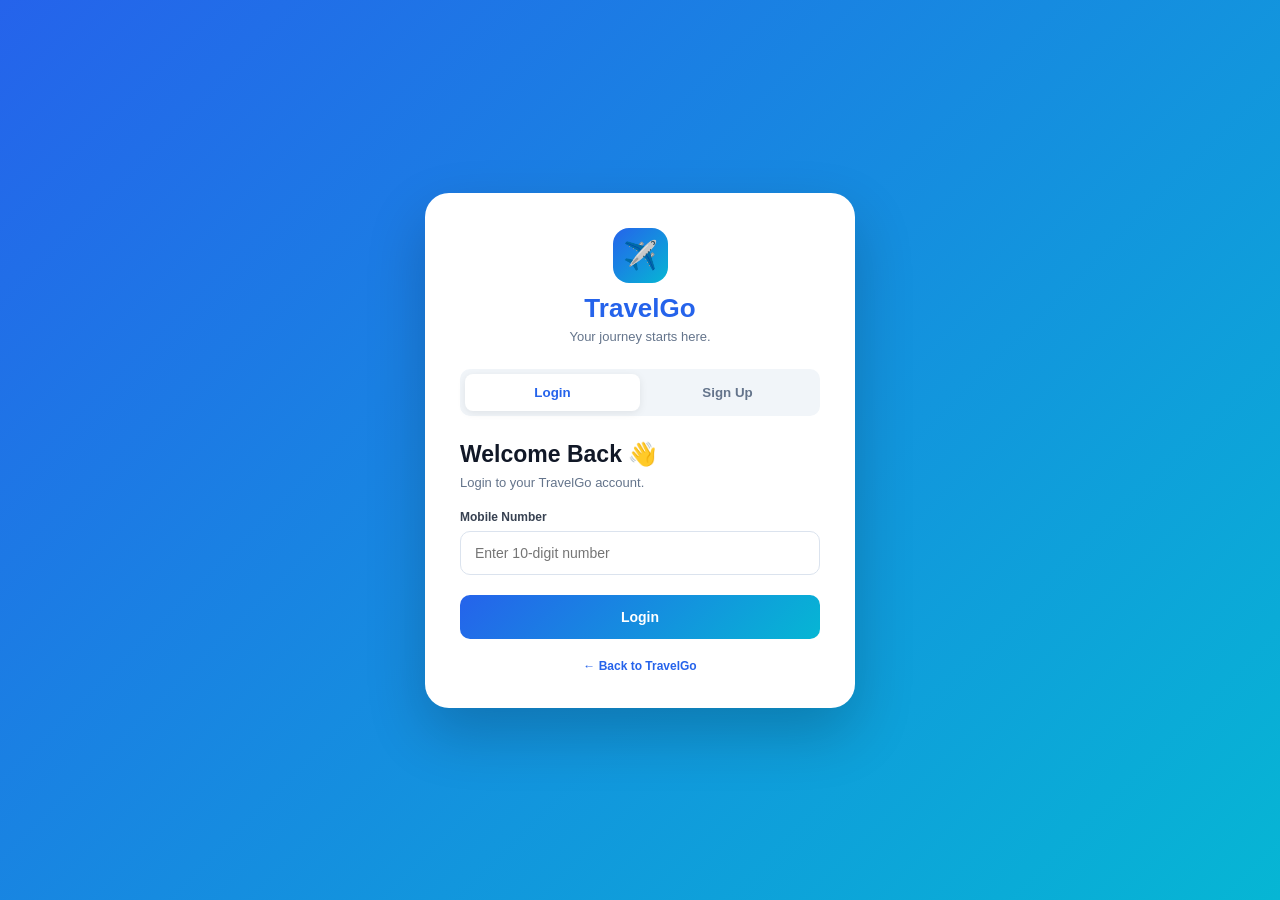
<file: otp.html>
<!DOCTYPE html>
<html lang="en">
<head>
    <meta charset="UTF-8">
    <meta name="viewport" content="width=device-width, initial-scale=1.0">

    <title>TravelGo | OTP Verification</title>

    <style>
        * {
            margin: 0;
            padding: 0;
            box-sizing: border-box;
        }

        body {
            min-height: 100vh;

            display: flex;
            align-items: center;
            justify-content: center;

            padding: 20px;

            font-family: Arial, sans-serif;

            background:
                linear-gradient(
                    135deg,
                    #2563eb,
                    #06b6d4
                );
        }

        .otp-card {
            width: 100%;
            max-width: 420px;

            padding: 35px;

            background: white;

            border-radius: 24px;

            text-align: center;

            box-shadow:
                0 25px 60px
                rgba(0,0,0,.2);
        }

        .icon {
            width: 65px;
            height: 65px;

            margin: 0 auto 20px;

            display: grid;
            place-items: center;

            border-radius: 18px;

            background:
                linear-gradient(
                    135deg,
                    #2563eb,
                    #06b6d4
                );

            font-size: 30px;
        }

        h1 {
            color: #111827;
            font-size: 25px;
        }

        .description {
            margin-top: 10px;

            color: #64748b;

            font-size: 13px;

            line-height: 1.6;
        }

        .phone {
            margin-top: 5px;

            color: #2563eb;

            font-weight: 700;
        }

        .otp-input {
            width: 100%;

            margin-top: 25px;

            padding: 15px;

            border: 1px solid #dbe3ee;

            border-radius: 12px;

            outline: none;

            text-align: center;

            font-size: 24px;

            font-weight: 700;

            letter-spacing: 10px;
        }

        .otp-input:focus {
            border-color: #2563eb;

            box-shadow:
                0 0 0 3px
                rgba(37,99,235,.1);
        }

        .verify-button {
            width: 100%;

            margin-top: 18px;

            padding: 14px;

            border: 0;

            border-radius: 10px;

            background:
                linear-gradient(
                    135deg,
                    #2563eb,
                    #06b6d4
                );

            color: white;

            font-weight: 700;

            cursor: pointer;
        }

        .verify-button:hover {
            transform: translateY(-2px);
        }

        .resend {
            margin-top: 20px;

            color: #64748b;

            font-size: 12px;
        }

        .resend button {
            border: 0;

            background: none;

            color: #2563eb;

            font-weight: 700;

            cursor: pointer;
        }

        .message {
            display: none;

            margin-top: 15px;

            padding: 10px;

            border-radius: 8px;

            font-size: 12px;

            font-weight: 600;
        }

        .message.show {
            display: block;
        }

        .message.error {
            background: #fee2e2;
            color: #991b1b;
        }

        .message.success {
            background: #dcfce7;
            color: #166534;
        }

        .demo-code {
            margin-top: 18px;

            padding: 10px;

            border-radius: 8px;

            background: #f1f5f9;

            color: #475569;

            font-size: 11px;
        }
    </style>
</head>

<body>

    <div class="otp-card">

        <div class="icon">
            🔐
        </div>

        <h1>
            Verify Your Number
        </h1>

        <p class="description">
            Enter the 6-digit OTP sent to
        </p>

        <p
            class="phone"
            id="phoneNumber"
        >
            **********
        </p>


        <input
            type="text"
            id="otpInput"
            class="otp-input"
            placeholder="000000"
            maxlength="6"
            inputmode="numeric"
            autocomplete="one-time-code"
        >


        <button
            class="verify-button"
            id="verifyButton"
        >
            Verify OTP
        </button>


        <div
            class="message"
            id="message"
        ></div>


        <div class="resend">

            Didn't receive the code?

            <button id="resendButton">
                Resend OTP
            </button>

        </div>


        <!-- Demo only -->

        <div class="demo-code">

            Demo OTP:
            <strong id="demoOtp">
                ------
            </strong>

        </div>

    </div>


    <script>

        // =====================================
        // GET PHONE NUMBER
        // =====================================

        const user =
            JSON.parse(
                localStorage.getItem("travelgoUser")
            );


        const phoneNumber =
            document.getElementById("phoneNumber");

        const otpInput =
            document.getElementById("otpInput");

        const verifyButton =
            document.getElementById("verifyButton");

        const resendButton =
            document.getElementById("resendButton");

        const message =
            document.getElementById("message");

        const demoOtp =
            document.getElementById("demoOtp");


        if (!user) {

            window.location.href =
                "auth.html";

        } else {

            phoneNumber.textContent =
                maskPhone(user.phone);

        }


        // =====================================
        // GENERATE OTP
        // =====================================

        function generateOTP() {

            return Math.floor(
                100000 +
                Math.random() * 900000
            ).toString();

        }


        // =====================================
        // SEND / CREATE OTP
        // =====================================

        function sendOTP() {

            const otp =
                generateOTP();


            sessionStorage.setItem(
                "travelgoOTP",
                otp
            );


            demoOtp.textContent =
                otp;


            showMessage(
                "OTP generated successfully.",
                "success"
            );

        }


        // =====================================
        // VERIFY OTP
        // =====================================

        verifyButton.addEventListener(
            "click",
            function() {

                const enteredOTP =
                    otpInput.value.trim();

                const savedOTP =
                    sessionStorage.getItem(
                        "travelgoOTP"
                    );


                if (!/^[0-9]{6}$/.test(enteredOTP)) {

                    showMessage(
                        "Please enter a 6-digit OTP.",
                        "error"
                    );

                    return;

                }


                if (enteredOTP !== savedOTP) {

                    showMessage(
                        "Incorrect OTP. Try again.",
                        "error"
                    );

                    return;

                }


                // OTP verified

                localStorage.setItem(
                    "travelgoVerified",
                    "true"
                );


                localStorage.setItem(
                    "travelgoLoggedIn",
                    "true"
                );


                sessionStorage.removeItem(
                    "travelgoOTP"
                );


                showMessage(
                    "OTP verified successfully! 🎉",
                    "success"
                );


                setTimeout(function() {

                    window.location.href =
                        "index.html";

                }, 1000);

            }
        );


        // =====================================
        // RESEND OTP
        // =====================================

        resendButton.addEventListener(
            "click",
            function() {

                sendOTP();

                otpInput.value = "";

            }
        );


        // =====================================
        // MASK PHONE
        // =====================================

        function maskPhone(phone) {

            return (
                phone.substring(0, 2) +
                "******" +
                phone.substring(8)
            );

        }


        // =====================================
        // MESSAGE
        // =====================================

        function showMessage(
            text,
            type
        ) {

            message.textContent =
                text;

            message.className =
                "message show " + type;

        }


        // =====================================
        // INITIAL OTP
        // =====================================

        sendOTP();

    </script>

</body>
</html>
</file>
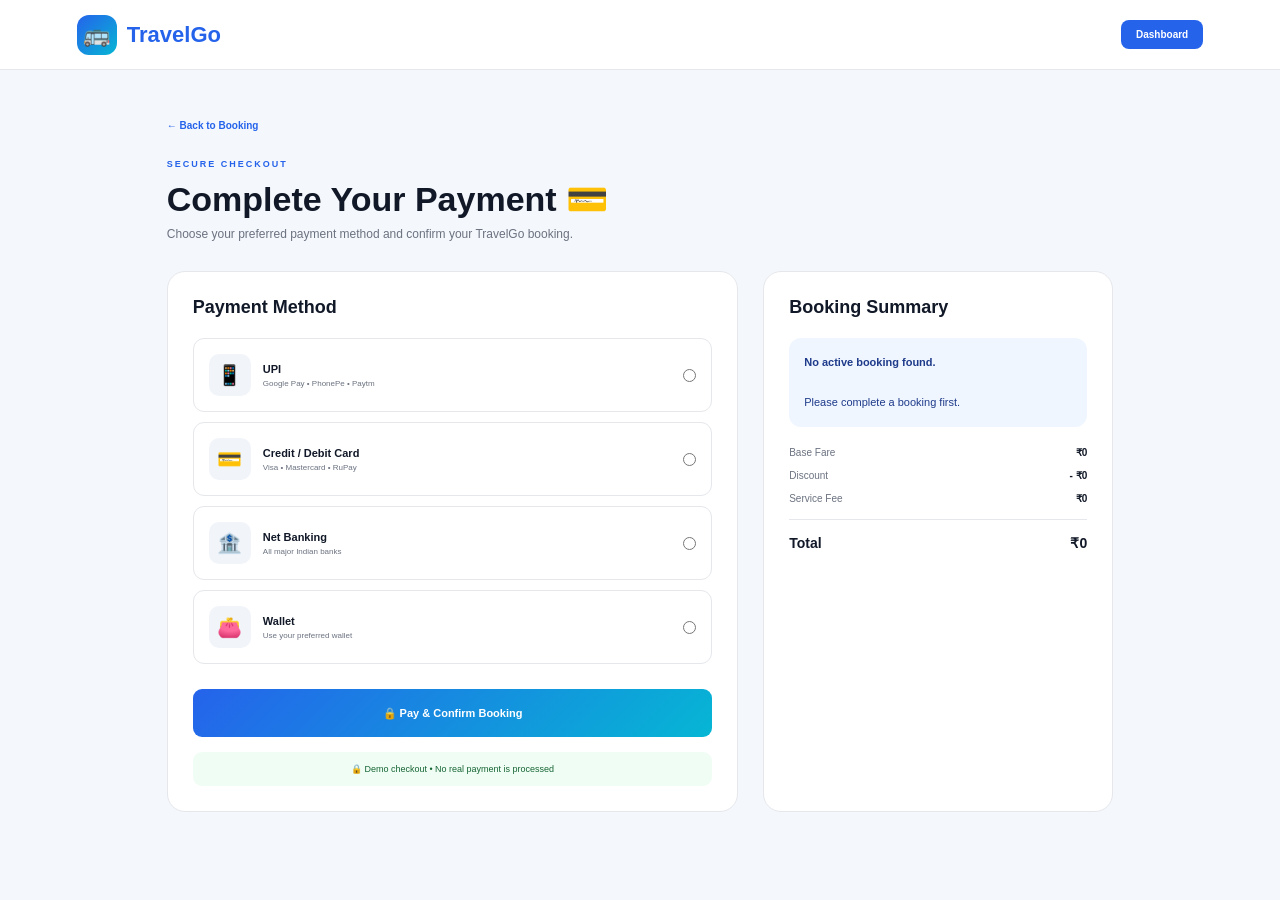
<file: payment.html>
<!DOCTYPE html>
<html lang="en">
<head>
<meta charset="UTF-8">
<meta name="viewport" content="width=device-width, initial-scale=1.0">
<title>TravelGo | Payment</title>

<style>
*{
    margin:0;
    padding:0;
    box-sizing:border-box;
}

body{
    font-family:Arial,sans-serif;
    background:#f4f7fb;
    color:#111827;
}

header{
    height:70px;
    padding:0 6%;
    background:white;
    border-bottom:1px solid #e5e7eb;
    display:flex;
    align-items:center;
    justify-content:space-between;
    position:sticky;
    top:0;
    z-index:1000;
}

.logo{
    display:flex;
    align-items:center;
    gap:10px;
    color:#2563eb;
    font-size:22px;
    font-weight:800;
    text-decoration:none;
}

.logo-icon{
    width:40px;
    height:40px;
    display:grid;
    place-items:center;
    border-radius:12px;
    background:linear-gradient(135deg,#2563eb,#06b6d4);
}

.dashboard-btn{
    padding:9px 15px;
    border:0;
    border-radius:8px;
    background:#2563eb;
    color:white;
    font-size:10px;
    font-weight:800;
    text-decoration:none;
}

.page{
    max-width:1100px;
    margin:auto;
    padding:45px 6%;
}

.back{
    color:#2563eb;
    font-size:10px;
    font-weight:800;
    text-decoration:none;
}

.title{
    margin-top:20px;
}

.title span{
    color:#2563eb;
    font-size:9px;
    font-weight:800;
    letter-spacing:2px;
}

.title h1{
    margin-top:8px;
    font-size:34px;
}

.title p{
    margin-top:8px;
    color:#6b7280;
    font-size:12px;
}

.checkout{
    display:grid;
    grid-template-columns:1fr 350px;
    gap:25px;
    margin-top:30px;
}

.card{
    background:white;
    border:1px solid #e5e7eb;
    border-radius:18px;
    padding:25px;
}

.card h2{
    font-size:18px;
    margin-bottom:20px;
}

.booking-info{
    padding:15px;
    border-radius:12px;
    background:#eff6ff;
    color:#1e3a8a;
    font-size:11px;
    line-height:1.8;
}

.payment-method{
    display:flex;
    align-items:center;
    gap:12px;
    padding:15px;
    margin-bottom:10px;
    border:1px solid #e5e7eb;
    border-radius:11px;
    cursor:pointer;
    transition:.2s;
}

.payment-method:hover{
    border-color:#2563eb;
    background:#f8fbff;
}

.payment-method.active{
    border:2px solid #2563eb;
    background:#eff6ff;
}

.payment-icon{
    width:42px;
    height:42px;
    display:grid;
    place-items:center;
    border-radius:10px;
    background:#f1f5f9;
    font-size:20px;
}

.payment-method strong{
    display:block;
    font-size:11px;
}

.payment-method span{
    display:block;
    margin-top:4px;
    color:#6b7280;
    font-size:8px;
}

.payment-method input{
    margin-left:auto;
}

.payment-form{
    display:none;
    margin-top:15px;
    padding:15px;
    border-radius:10px;
    background:#f8fafc;
}

.payment-form.show{
    display:block;
}

.form-group{
    margin-bottom:12px;
}

.form-group label{
    display:block;
    margin-bottom:6px;
    font-size:9px;
    font-weight:800;
}

.form-group input,
.form-group select{
    width:100%;
    height:42px;
    padding:0 11px;
    border:1px solid #dbe1ea;
    border-radius:8px;
    outline:none;
    font-size:10px;
}

.row{
    display:grid;
    grid-template-columns:1fr 1fr;
    gap:10px;
}

.pay-btn{
    width:100%;
    height:48px;
    margin-top:15px;
    border:0;
    border-radius:9px;
    background:linear-gradient(135deg,#2563eb,#06b6d4);
    color:white;
    font-size:11px;
    font-weight:800;
}

.pay-btn:hover{
    opacity:.9;
}

.summary-row{
    display:flex;
    justify-content:space-between;
    margin:12px 0;
    color:#6b7280;
    font-size:10px;
}

.summary-row strong{
    color:#111827;
}

.total{
    display:flex;
    justify-content:space-between;
    padding-top:15px;
    margin-top:15px;
    border-top:1px solid #e5e7eb;
    font-size:14px;
    font-weight:800;
}

.discount{
    color:#16a34a;
}

.secure{
    margin-top:15px;
    padding:12px;
    border-radius:9px;
    background:#f0fdf4;
    color:#166534;
    text-align:center;
    font-size:9px;
}

.success{
    display:none;
    text-align:center;
    padding:30px;
}

.success.show{
    display:block;
}

.success-icon{
    width:75px;
    height:75px;
    margin:0 auto 20px;
    display:grid;
    place-items:center;
    border-radius:50%;
    background:#dcfce7;
    color:#16a34a;
    font-size:38px;
}

.success h2{
    font-size:24px;
}

.success p{
    margin-top:8px;
    color:#6b7280;
    font-size:11px;
    line-height:1.6;
}

.booking-id{
    padding:15px;
    margin:20px 0;
    border-radius:10px;
    background:#f1f5f9;
    font-size:11px;
    font-weight:800;
}

.booking-id span{
    color:#2563eb;
}

.home-btn{
    display:block;
    width:100%;
    padding:13px;
    border-radius:9px;
    background:#eff6ff;
    color:#2563eb;
    text-decoration:none;
    font-size:10px;
    font-weight:800;
}

@media(max-width:800px){
    .checkout{
        grid-template-columns:1fr;
    }
}

@media(max-width:600px){
    header{
        padding:0 20px;
    }

    .page{
        padding:35px 20px;
    }

    .title h1{
        font-size:28px;
    }

    .row{
        grid-template-columns:1fr;
    }
}
</style>
</head>

<body>

<header>

    <a href="index.html" class="logo">
        <span class="logo-icon">🚌</span>
        TravelGo
    </a>

    <a href="dashboard.html" class="dashboard-btn">
        Dashboard
    </a>

</header>


<main class="page">

    <a href="buses.html" class="back">
        ← Back to Booking
    </a>

    <div class="title">
        <span>SECURE CHECKOUT</span>

        <h1>
            Complete Your Payment 💳
        </h1>

        <p>
            Choose your preferred payment method
            and confirm your TravelGo booking.
        </p>
    </div>


    <div id="paymentPage">

        <div class="checkout">

            <!-- PAYMENT -->

            <section class="card">

                <h2>
                    Payment Method
                </h2>


                <!-- UPI -->

                <label
                    class="payment-method"
                    onclick="selectPayment('upi')"
                >

                    <div class="payment-icon">
                        📱
                    </div>

                    <div>
                        <strong>UPI</strong>
                        <span>Google Pay • PhonePe • Paytm</span>
                    </div>

                    <input
                        type="radio"
                        name="payment"
                        value="upi"
                    >

                </label>


                <!-- CARD -->

                <label
                    class="payment-method"
                    onclick="selectPayment('card')"
                >

                    <div class="payment-icon">
                        💳
                    </div>

                    <div>
                        <strong>Credit / Debit Card</strong>
                        <span>Visa • Mastercard • RuPay</span>
                    </div>

                    <input
                        type="radio"
                        name="payment"
                        value="card"
                    >

                </label>


                <!-- NET BANKING -->

                <label
                    class="payment-method"
                    onclick="selectPayment('bank')"
                >

                    <div class="payment-icon">
                        🏦
                    </div>

                    <div>
                        <strong>Net Banking</strong>
                        <span>All major Indian banks</span>
                    </div>

                    <input
                        type="radio"
                        name="payment"
                        value="bank"
                    >

                </label>


                <!-- WALLET -->

                <label
                    class="payment-method"
                    onclick="selectPayment('wallet')"
                >

                    <div class="payment-icon">
                        👛
                    </div>

                    <div>
                        <strong>Wallet</strong>
                        <span>Use your preferred wallet</span>
                    </div>

                    <input
                        type="radio"
                        name="payment"
                        value="wallet"
                    >

                </label>


                <!-- UPI FORM -->

                <div
                    id="upiForm"
                    class="payment-form"
                >

                    <div class="form-group">

                        <label>
                            UPI ID
                        </label>

                        <input
                            type="text"
                            id="upiId"
                            placeholder="example@upi"
                        >

                    </div>

                </div>


                <!-- CARD FORM -->

                <div
                    id="cardForm"
                    class="payment-form"
                >

                    <div class="form-group">

                        <label>
                            CARD NUMBER
                        </label>

                        <input
                            type="text"
                            id="cardNumber"
                            maxlength="19"
                            placeholder="1234 5678 9012 3456"
                        >

                    </div>


                    <div class="row">

                        <div class="form-group">

                            <label>
                                EXPIRY
                            </label>

                            <input
                                type="text"
                                id="expiry"
                                maxlength="5"
                                placeholder="MM/YY"
                            >

                        </div>


                        <div class="form-group">

                            <label>
                                CVV
                            </label>

                            <input
                                type="password"
                                id="cvv"
                                maxlength="3"
                                placeholder="•••"
                            >

                        </div>

                    </div>

                </div>


                <!-- BANK FORM -->

                <div
                    id="bankForm"
                    class="payment-form"
                >

                    <div class="form-group">

                        <label>
                            SELECT BANK
                        </label>

                        <select id="bank">

                            <option value="">
                                Select your bank
                            </option>

                            <option>
                                State Bank of India
                            </option>

                            <option>
                                HDFC Bank
                            </option>

                            <option>
                                ICICI Bank
                            </option>

                            <option>
                                Axis Bank
                            </option>

                            <option>
                                Punjab National Bank
                            </option>

                        </select>

                    </div>

                </div>


                <!-- WALLET FORM -->

                <div
                    id="walletForm"
                    class="payment-form"
                >

                    <div class="form-group">

                        <label>
                            SELECT WALLET
                        </label>

                        <select id="wallet">

                            <option value="">
                                Select wallet
                            </option>

                            <option>
                                Paytm
                            </option>

                            <option>
                                PhonePe
                            </option>

                            <option>
                                Amazon Pay
                            </option>

                        </select>

                    </div>

                </div>


                <button
                    class="pay-btn"
                    onclick="makePayment()"
                >
                    🔒 Pay & Confirm Booking
                </button>


                <div class="secure">
                    🔒 Demo checkout • No real payment is processed
                </div>

            </section>


            <!-- SUMMARY -->

            <aside class="card">

                <h2>
                    Booking Summary
                </h2>


                <div
                    class="booking-info"
                    id="bookingInfo"
                >
                    Loading booking...
                </div>


                <div
                    style="margin-top:20px;"
                >

                    <div class="summary-row">

                        <span>
                            Base Fare
                        </span>

                        <strong id="baseFare">
                            ₹0
                        </strong>

                    </div>


                    <div class="summary-row">

                        <span>
                            Discount
                        </span>

                        <strong
                            class="discount"
                            id="discount"
                        >
                            - ₹0
                        </strong>

                    </div>


                    <div class="summary-row">

                        <span>
                            Service Fee
                        </span>

                        <strong>
                            ₹0
                        </strong>

                    </div>


                    <div class="total">

                        <span>
                            Total
                        </span>

                        <span id="totalFare">
                            ₹0
                        </span>

                    </div>

                </div>

            </aside>

        </div>

    </div>


    <!-- SUCCESS -->

    <div
        id="success"
        class="card success"
    >

        <div class="success-icon">
            ✓
        </div>

        <h2>
            Payment Successful!
        </h2>

        <p>
            Your TravelGo booking has been
            successfully confirmed.
        </p>

        <div class="booking-id">

            Booking ID:
            <span id="successBookingId">
                TG000000
            </span>

        </div>

        <a
            href="dashboard.html"
            class="home-btn"
        >
            🎫 View My Booking
        </a>

        <a
            href="index.html"
            class="home-btn"
            style="margin-top:10px;"
        >
            🏠 Back to Home
        </a>

    </div>

</main>


<script>

/* ================= BOOKING DATA ================= */

let booking = null;

let paymentMethod = null;


/* ================= LOAD BOOKING ================= */

function loadBooking(){

    const bookings =
        JSON.parse(
            localStorage.getItem(
                "travelGoBookings"
            )
        ) || [];

    const selectedId =
        localStorage.getItem(
            "travelGoSelectedBooking"
        );

    if(!selectedId){

        showNoBooking();

        return;
    }


    booking =
        bookings.find(
            item =>
            item.id === selectedId
        );


    if(!booking){

        showNoBooking();

        return;
    }


    const baseFare =
        Number(
            booking.originalPrice ||
            booking.price ||
            0
        );


    const discount =
        Number(
            booking.discount ||
            0
        );


    const total =
        Number(
            booking.price ||
            Math.max(
                0,
                baseFare - discount
            )
        );


    document.getElementById(
        "bookingInfo"
    ).innerHTML = `

        <strong>
            ${booking.name || "TravelGo"}
        </strong>

        <br>

        ${booking.from || ""}
        →
        ${booking.to || ""}

        <br>

        🕐
        ${booking.departure || ""}
        →
        ${booking.arrival || ""}

        <br>

        💺 Seat:
        <strong>
            ${booking.seat || "N/A"}
        </strong>

        <br>

        👤
        ${booking.passenger || "Passenger"}

    `;


    document.getElementById(
        "baseFare"
    ).textContent =
        "₹" + baseFare;


    document.getElementById(
        "discount"
    ).textContent =
        "- ₹" + discount;


    document.getElementById(
        "totalFare"
    ).textContent =
        "₹" + total;

}


/* ================= NO BOOKING ================= */

function showNoBooking(){

    document.getElementById(
        "bookingInfo"
    ).innerHTML = `

        <strong>
            No active booking found.
        </strong>

        <br><br>

        Please complete a booking first.

    `;

}


/* ================= PAYMENT ================= */

function selectPayment(method){

    paymentMethod = method;


    document
        .querySelectorAll(
            ".payment-method"
        )
        .forEach(item => {

            item.classList.remove(
                "active"
            );

        });


    event.currentTarget
        .classList.add("active");


    document
        .querySelectorAll(
            ".payment-form"
        )
        .forEach(form => {

            form.classList.remove(
                "show"
            );

        });


    const selectedForm =
        document.getElementById(
            method + "Form"
        );


    if(selectedForm){

        selectedForm.classList.add(
            "show"
        );

    }

}


/* ================= MAKE PAYMENT ================= */

function makePayment(){

    if(!booking){

        alert(
            "No booking found."
        );

        return;
    }


    if(!paymentMethod){

        alert(
            "Please select a payment method."
        );

        return;
    }


    if(
        paymentMethod === "upi"
    ){

        const upi =
            document
            .getElementById("upiId")
            .value
            .trim();


        if(
            !/^[\w.-]+@[\w.-]+$/.test(upi)
        ){

            alert(
                "Please enter a valid UPI ID."
            );

            return;
        }

    }


    if(
        paymentMethod === "card"
    ){

        const card =
            document
            .getElementById("cardNumber")
            .value
            .replace(/\D/g,"");


        const expiry =
            document
            .getElementById("expiry")
            .value
            .trim();


        const cvv =
            document
            .getElementById("cvv")
            .value
            .trim();


        if(card.length !== 16){

            alert(
                "Please enter a valid 16-digit card number."
            );

            return;
        }


        if(
            !/^\d{2}\/\d{2}$/.test(expiry)
        ){

            alert(
                "Enter expiry as MM/YY."
            );

            return;
        }


        if(!/^\d{3}$/.test(cvv)){

            alert(
                "Please enter a valid CVV."
            );

            return;
        }

    }


    if(
        paymentMethod === "bank"
    ){

        if(
            !document
            .getElementById("bank")
            .value
        ){

            alert(
                "Please select your bank."
            );

            return;
        }

    }


    if(
        paymentMethod === "wallet"
    ){

        if(
            !document
            .getElementById("wallet")
            .value
        ){

            alert(
                "Please select your wallet."
            );

            return;
        }

    }


    /*
        DEMO PAYMENT ONLY
        No real payment is processed.
    */


    booking.paymentMethod =
        paymentMethod;

    booking.paymentStatus =
        "Paid";

    booking.status =
        "Confirmed";

    booking.paidAt =
        new Date().toISOString();


    const bookings =
        JSON.parse(
            localStorage.getItem(
                "travelGoBookings"
            )
        ) || [];


    const index =
        bookings.findIndex(
            item =>
            item.id === booking.id
        );


    if(index !== -1){

        bookings[index] =
            booking;

        localStorage.setItem(
            "travelGoBookings",
            JSON.stringify(
                bookings
            )
        );

    }


    document.getElementById(
        "paymentPage"
    ).style.display =
        "none";


    document.getElementById(
        "success"
    ).classList.add(
        "show"
    );


    document.getElementById(
        "successBookingId"
    ).textContent =
        booking.id;

}


/* ================= CARD INPUT ================= */

document
.getElementById("cardNumber")
.addEventListener(
    "input",
    function(){

        let value =
            this.value
            .replace(/\D/g,"")
            .substring(0,16);


        this.value =
            value
            .replace(
                /(.{4})/g,
                "$1 "
            )
            .trim();

    }
);


/* ================= EXPIRY ================= */

document
.getElementById("expiry")
.addEventListener(
    "input",
    function(){

        let value =
            this.value
            .replace(/\D/g,"")
            .substring(0,4);


        if(value.length > 2){

            value =
                value.substring(0,2)
                + "/"
                + value.substring(2);

        }


        this.value = value;

    }
);


/* ================= CVV ================= */

document
.getElementById("cvv")
.addEventListener(
    "input",
    function(){

        this.value =
            this.value
            .replace(/\D/g,"")
            .substring(0,3);

    }
);


/* ================= START ================= */

loadBooking();

</script>

</body>
</html>
</file>
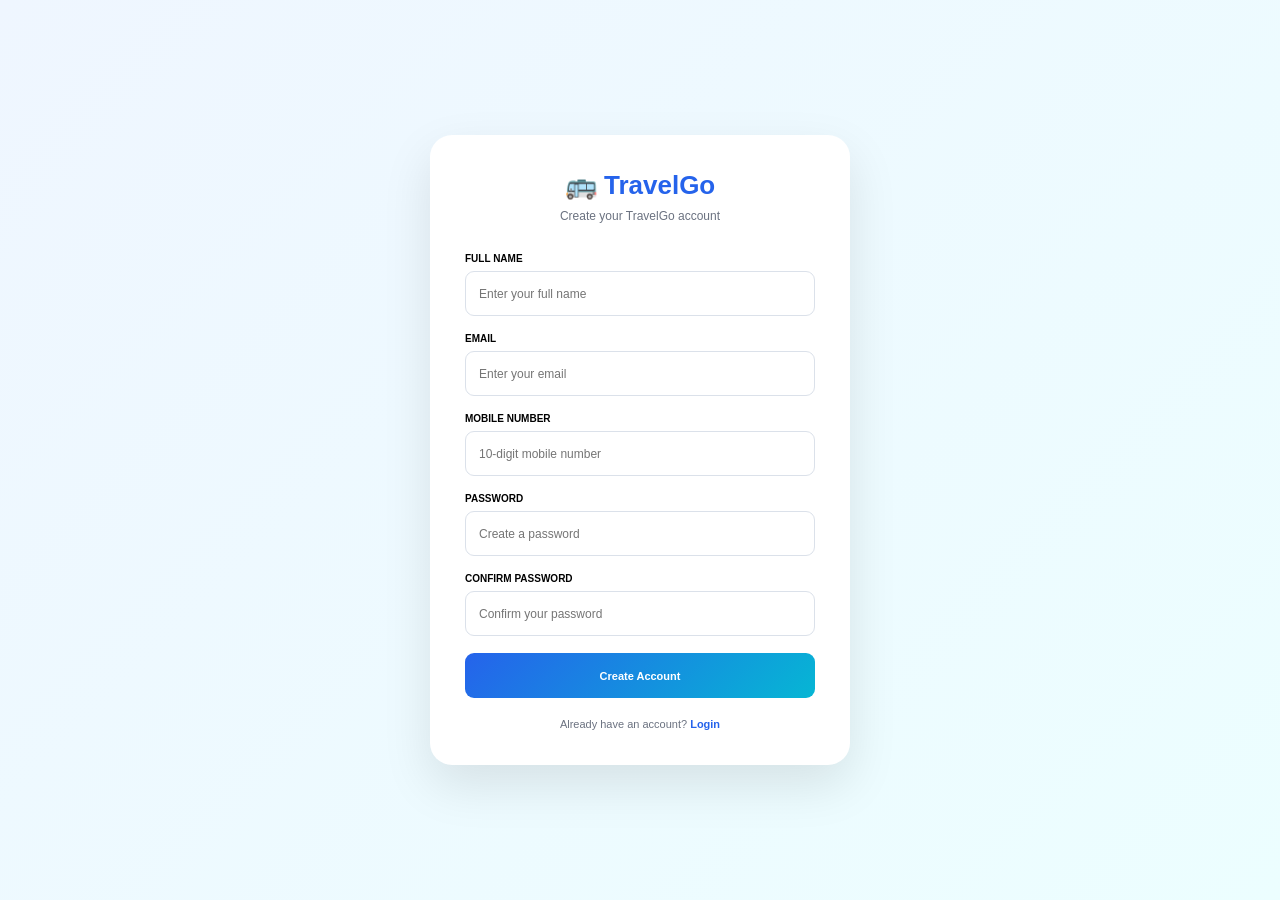
<file: signup.html>
<!DOCTYPE html>
<html lang="en">
<head>
<meta charset="UTF-8">
<meta name="viewport" content="width=device-width, initial-scale=1.0">
<title>TravelGo | Create Account</title>

<style>
*{
    margin:0;
    padding:0;
    box-sizing:border-box;
}

body{
    min-height:100vh;
    font-family:Arial,sans-serif;
    background:linear-gradient(135deg,#eff6ff,#ecfeff);
    display:flex;
    align-items:center;
    justify-content:center;
    padding:20px;
}

.container{
    width:100%;
    max-width:420px;
    background:white;
    padding:35px;
    border-radius:22px;
    box-shadow:0 20px 50px rgba(0,0,0,.1);
}

.logo{
    text-align:center;
    color:#2563eb;
    font-size:26px;
    font-weight:800;
    margin-bottom:8px;
}

.subtitle{
    text-align:center;
    color:#6b7280;
    font-size:12px;
    margin-bottom:30px;
}

.form-group{
    margin-bottom:17px;
}

label{
    display:block;
    font-size:10px;
    font-weight:800;
    margin-bottom:7px;
}

input{
    width:100%;
    height:45px;
    padding:0 13px;
    border:1px solid #dbe1ea;
    border-radius:9px;
    outline:none;
    font-size:12px;
}

input:focus{
    border-color:#2563eb;
}

button{
    width:100%;
    height:45px;
    border:0;
    border-radius:9px;
    background:linear-gradient(135deg,#2563eb,#06b6d4);
    color:white;
    font-size:11px;
    font-weight:800;
    cursor:pointer;
}

button:hover{
    opacity:.9;
}

.login-link{
    margin-top:20px;
    text-align:center;
    color:#6b7280;
    font-size:11px;
}

.login-link a{
    color:#2563eb;
    font-weight:800;
    text-decoration:none;
}

.message{
    display:none;
    padding:12px;
    margin-bottom:15px;
    border-radius:8px;
    background:#fee2e2;
    color:#b91c1c;
    font-size:10px;
}

.success{
    background:#dcfce7;
    color:#166534;
}

@media(max-width:500px){
    .container{
        padding:25px;
    }
}
</style>
</head>

<body>

<div class="container">

    <div class="logo">
        🚌 TravelGo
    </div>

    <p class="subtitle">
        Create your TravelGo account
    </p>

    <div id="message" class="message"></div>

    <form id="signupForm">

        <div class="form-group">

            <label>FULL NAME</label>

            <input
                type="text"
                id="name"
                placeholder="Enter your full name"
                required
            >

        </div>

        <div class="form-group">

            <label>EMAIL</label>

            <input
                type="email"
                id="email"
                placeholder="Enter your email"
                required
            >

        </div>

        <div class="form-group">

            <label>MOBILE NUMBER</label>

            <input
                type="tel"
                id="phone"
                maxlength="10"
                placeholder="10-digit mobile number"
                required
            >

        </div>

        <div class="form-group">

            <label>PASSWORD</label>

            <input
                type="password"
                id="password"
                placeholder="Create a password"
                required
            >

        </div>

        <div class="form-group">

            <label>CONFIRM PASSWORD</label>

            <input
                type="password"
                id="confirmPassword"
                placeholder="Confirm your password"
                required
            >

        </div>

        <button type="submit">
            Create Account
        </button>

    </form>

    <div class="login-link">

        Already have an account?

        <a href="login.html">
            Login
        </a>

    </div>

</div>


<script>

const form =
document.getElementById("signupForm");

const message =
document.getElementById("message");


form.addEventListener(
    "submit",
    function(event){

        event.preventDefault();

        const name =
        document.getElementById("name")
        .value.trim();

        const email =
        document.getElementById("email")
        .value.trim();

        const phone =
        document.getElementById("phone")
        .value.trim();

        const password =
        document.getElementById("password")
        .value;

        const confirmPassword =
        document.getElementById("confirmPassword")
        .value;


        if(
            !/^[6-9]\d{9}$/.test(phone)
        ){

            showMessage(
                "Enter a valid 10-digit mobile number."
            );

            return;
        }


        if(password.length < 6){

            showMessage(
                "Password must contain at least 6 characters."
            );

            return;
        }


        if(password !== confirmPassword){

            showMessage(
                "Passwords do not match."
            );

            return;
        }


        const user = {

            name:name,
            email:email,
            phone:phone,
            password:password

        };


        localStorage.setItem(
            "travelGoUser",
            JSON.stringify(user)
        );


        showMessage(
            "Account created successfully! Redirecting...",
            true
        );


        setTimeout(
            function(){

                window.location.href =
                "login.html";

            },
            1200
        );

    }
);


function showMessage(
    text,
    success=false
){

    message.textContent = text;

    message.style.display = "block";

    message.className =
        success
        ? "message success"
        : "message";

}

</script>

</body>
</html>
</file>
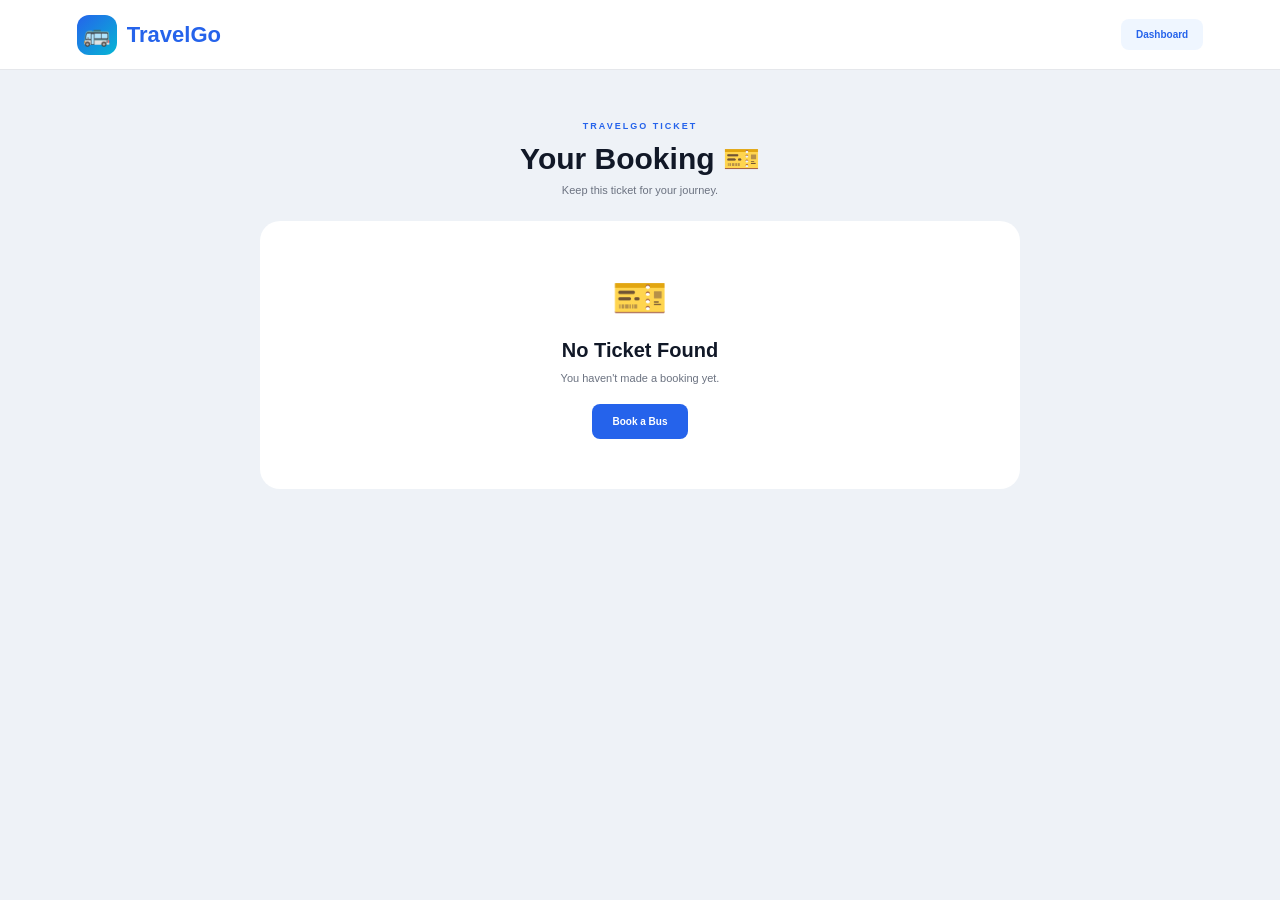
<file: ticket.html>
<!DOCTYPE html>
<html lang="en">

<head>

<meta charset="UTF-8">
<meta name="viewport" content="width=device-width, initial-scale=1.0">

<title>TravelGo | Ticket</title>

<style>

*{
    margin:0;
    padding:0;
    box-sizing:border-box;
}

body{
    font-family:Arial,sans-serif;
    background:#eef2f7;
    color:#111827;
}

header{
    height:70px;
    padding:0 6%;

    background:white;
    border-bottom:1px solid #e5e7eb;

    display:flex;
    align-items:center;
    justify-content:space-between;
}

.logo{
    display:flex;
    align-items:center;
    gap:10px;

    color:#2563eb;
    font-size:22px;
    font-weight:800;
    text-decoration:none;
}

.logo-icon{
    width:40px;
    height:40px;

    display:grid;
    place-items:center;

    border-radius:12px;

    background:linear-gradient(
        135deg,
        #2563eb,
        #06b6d4
    );

    color:white;
}

.dashboard-link{
    padding:10px 15px;

    border-radius:8px;

    background:#eff6ff;
    color:#2563eb;

    text-decoration:none;

    font-size:10px;
    font-weight:800;
}

.container{
    max-width:800px;
    margin:45px auto;
    padding:0 20px;
}

.title{
    text-align:center;
    margin-bottom:25px;
}

.title span{
    color:#2563eb;

    font-size:9px;
    font-weight:800;

    letter-spacing:2px;
}

.title h1{
    margin-top:8px;
    font-size:30px;
}

.title p{
    margin-top:8px;

    color:#6b7280;
    font-size:11px;
}


/* ================= TICKET ================= */

.ticket{
    overflow:hidden;

    background:white;

    border-radius:20px;

    box-shadow:
        0 15px 45px rgba(0,0,0,.08);
}

.ticket-header{
    padding:22px 25px;

    background:linear-gradient(
        135deg,
        #2563eb,
        #06b6d4
    );

    color:white;

    display:flex;
    align-items:center;
    justify-content:space-between;
}

.ticket-header h2{
    font-size:18px;
}

.confirmed{
    padding:7px 10px;

    border-radius:20px;

    background:rgba(255,255,255,.2);

    font-size:9px;
    font-weight:800;
}

.ticket-body{
    padding:30px;
}


/* ================= ROUTE ================= */

.route{
    display:flex;
    align-items:center;
    justify-content:space-between;

    gap:20px;

    padding-bottom:25px;

    border-bottom:1px dashed #cbd5e1;
}

.city{
    text-align:center;
}

.city strong{
    display:block;
    font-size:28px;
}

.city span{
    display:block;

    margin-top:5px;

    color:#6b7280;
    font-size:10px;
}

.route-line{
    flex:1;

    height:2px;

    background:#dbeafe;

    position:relative;
}

.route-line::before{
    content:"🚌";

    position:absolute;

    left:50%;
    top:50%;

    transform:translate(-50%,-50%);

    padding:8px;

    background:white;

    font-size:18px;
}


/* ================= DETAILS ================= */

.details{
    display:grid;

    grid-template-columns:
        repeat(2,1fr);

    gap:18px;

    padding:25px 0;

    border-bottom:1px dashed #cbd5e1;
}

.detail label{
    display:block;

    margin-bottom:6px;

    color:#94a3b8;

    font-size:8px;
    font-weight:800;

    letter-spacing:.5px;
}

.detail strong{
    font-size:11px;
}


/* ================= PASSENGER ================= */

.passenger{
    padding:25px 0;

    border-bottom:1px dashed #cbd5e1;
}

.passenger h3{
    margin-bottom:15px;

    font-size:14px;
}

.passenger-grid{
    display:grid;

    grid-template-columns:
        repeat(2,1fr);

    gap:18px;
}


/* ================= PRICE ================= */

.price-section{
    display:flex;
    align-items:center;
    justify-content:space-between;

    padding-top:25px;
}

.price-section span{
    color:#64748b;
    font-size:10px;
}

.price{
    color:#111827;

    font-size:24px;
    font-weight:800;
}


/* ================= BOOKING ID ================= */

.booking-id{
    margin-top:20px;
    padding:15px;

    border-radius:10px;

    background:#f8fafc;

    text-align:center;
}

.booking-id span{
    display:block;

    margin-top:5px;

    color:#2563eb;

    font-size:14px;
    font-weight:800;

    letter-spacing:1px;
}


/* ================= ACTIONS ================= */

.actions{
    display:flex;
    gap:10px;

    margin-top:20px;
}

.action{
    flex:1;

    height:45px;

    border:0;
    border-radius:9px;

    font-size:10px;
    font-weight:800;

    cursor:pointer;
}

.print{
    background:#2563eb;
    color:white;
}

.back{
    background:#e0f2fe;
    color:#0369a1;
}

.cancel{
    background:#fee2e2;
    color:#dc2626;
}


/* ================= EMPTY ================= */

.empty{
    padding:50px 20px;

    text-align:center;

    background:white;

    border-radius:20px;
}

.empty-icon{
    font-size:45px;
    margin-bottom:15px;
}

.empty h2{
    font-size:20px;
}

.empty p{
    margin:10px 0 20px;

    color:#6b7280;
    font-size:11px;
}

.empty a{
    display:inline-block;

    padding:12px 20px;

    border-radius:8px;

    background:#2563eb;
    color:white;

    text-decoration:none;

    font-size:10px;
    font-weight:800;
}


/* ================= PRINT ================= */

@media print{

    header,
    .title,
    .actions{
        display:none !important;
    }

    body{
        background:white;
    }

    .container{
        max-width:100%;
        margin:0;
    }

    .ticket{
        box-shadow:none;
    }

}


/* ================= MOBILE ================= */

@media(max-width:600px){

    .ticket-body{
        padding:20px;
    }

    .route{
        gap:10px;
    }

    .city strong{
        font-size:22px;
    }

    .details,
    .passenger-grid{
        grid-template-columns:1fr 1fr;
    }

    .actions{
        flex-direction:column;
    }

}

</style>

</head>


<body>


<header>

    <a
        href="index.html"
        class="logo"
    >

        <span class="logo-icon">
            🚌
        </span>

        TravelGo

    </a>


    <a
        href="dashboard.html"
        class="dashboard-link"
    >
        Dashboard
    </a>

</header>



<main class="container">


    <div class="title">

        <span>
            TRAVELGO TICKET
        </span>

        <h1>
            Your Booking 🎫
        </h1>

        <p>
            Keep this ticket for your journey.
        </p>

    </div>


    <div id="ticketContainer"></div>


</main>



<script>


/* =====================================================
   GET ALL BOOKINGS
===================================================== */

function getBookings(){

    try{

        return JSON.parse(
            localStorage.getItem(
                "travelGoBookings"
            )
        ) || [];

    }
    catch(error){

        console.error(
            "Booking data error:",
            error
        );

        return [];

    }

}


/* =====================================================
   LOAD TICKET
===================================================== */

function loadTicket(){

    /* Get bookings FIRST */

    const bookings =
        getBookings();


    /* Get selected booking ID */

    const selectedId =
        localStorage.getItem(
            "travelGoSelectedBooking"
        );


    /* Find selected booking */

    const booking =
        bookings.find(
            b =>
                String(b.id) ===
                String(selectedId)
        ) || bookings[0];


    /* Ticket container */

    const container =
        document.getElementById(
            "ticketContainer"
        );


    /* No container */

    if(!container){

        return;

    }


    /* No bookings */

    if(
        bookings.length === 0 ||
        !booking
    ){

        container.innerHTML = `

            <div class="empty">

                <div class="empty-icon">
                    🎫
                </div>

                <h2>
                    No Ticket Found
                </h2>

                <p>
                    You haven't made a booking yet.
                </p>

                <a href="buses.html">
                    Book a Bus
                </a>

            </div>

        `;

        return;

    }


    /* =================================================
       TICKET HTML
    ================================================= */

    container.innerHTML = `

        <div class="ticket">


            <div class="ticket-header">

                <h2>
                    TravelGo Bus Ticket
                </h2>

                <span class="confirmed">

                    ✓ ${booking.status || "Confirmed"}

                </span>

            </div>


            <div class="ticket-body">


                <!-- ROUTE -->

                <div class="route">


                    <div class="city">

                        <strong>
                            ${booking.departure || "--"}
                        </strong>

                        <span>
                            ${booking.from || "--"}
                        </span>

                    </div>


                    <div class="route-line"></div>


                    <div class="city">

                        <strong>
                            ${booking.arrival || "--"}
                        </strong>

                        <span>
                            ${booking.to || "--"}
                        </span>

                    </div>


                </div>



                <!-- DETAILS -->

                <div class="details">


                    <div class="detail">

                        <label>
                            BUS
                        </label>

                        <strong>
                            ${booking.name || "Not specified"}
                        </strong>

                    </div>


                    <div class="detail">

                        <label>
                            BUS TYPE
                        </label>

                        <strong>
                            ${booking.busType || "Bus"}
                        </strong>

                    </div>


                    <div class="detail">

                        <label>
                            JOURNEY DATE
                        </label>

                        <strong>
                            ${formatDate(
                                booking.date
                            )}
                        </strong>

                    </div>


                    <div class="detail">

                        <label>
                            SEAT
                        </label>

                        <strong>
                            ${booking.seat || "Not specified"}
                        </strong>

                    </div>


                </div>



                <!-- PASSENGER -->

                <div class="passenger">


                    <h3>
                        Passenger Details
                    </h3>


                    <div class="passenger-grid">


                        <div class="detail">

                            <label>
                                PASSENGER
                            </label>

                            <strong>
                                ${booking.passenger || "Not specified"}
                            </strong>

                        </div>


                        <div class="detail">

                            <label>
                                MOBILE
                            </label>

                            <strong>
                                ${booking.phone || "Not specified"}
                            </strong>

                        </div>


                        <div class="detail">

                            <label>
                                EMAIL
                            </label>

                            <strong>
                                ${booking.email || "Not specified"}
                            </strong>

                        </div>


                        <div class="detail">

                            <label>
                                BOOKING ID
                            </label>

                            <strong>
                                ${booking.id || "Not specified"}
                            </strong>

                        </div>


                    </div>

                </div>



                <!-- PRICE -->

                <div class="price-section">

                    <span>
                        Total Fare
                    </span>

                    <div class="price">

                        ₹${booking.price || 0}

                    </div>

                </div>



                <!-- BOOKING ID -->

                <div class="booking-id">

                    Booking Reference

                    <span>
                        ${booking.id || "N/A"}
                    </span>

                </div>



                <!-- ACTIONS -->

                <div class="actions">


                    <button
                        class="action print"
                        onclick="printTicket()"
                    >
                        🖨️ Print Ticket
                    </button>


                    <button
                        class="action back"
                        onclick="
                            location.href='dashboard.html'
                        "
                    >
                        🏠 Dashboard
                    </button>


                    <button
                        class="action cancel"
                        onclick="cancelBooking()"
                    >
                        Cancel
                    </button>


                </div>


            </div>

        </div>

    `;

}


/* =====================================================
   FORMAT DATE
===================================================== */

function formatDate(date){

    if(!date){

        return "Not specified";

    }


    const d =
        new Date(date);


    if(
        Number.isNaN(
            d.getTime()
        )
    ){

        return date;

    }


    return d.toLocaleDateString(
        "en-IN",
        {
            day:"2-digit",
            month:"short",
            year:"numeric"
        }
    );

}


/* =====================================================
   PRINT TICKET
===================================================== */

function printTicket(){

    window.print();

}


/* =====================================================
   CANCEL SELECTED BOOKING
===================================================== */

function cancelBooking(){

    const confirmCancel =
        confirm(
            "Are you sure you want to cancel this booking?"
        );


    if(!confirmCancel){

        return;

    }


    const bookings =
        getBookings();


    if(
        bookings.length === 0
    ){

        return;

    }


    const selectedId =
        localStorage.getItem(
            "travelGoSelectedBooking"
        );


    let bookingIndex =
        bookings.findIndex(
            b =>
                String(b.id) ===
                String(selectedId)
        );


    /* If no selected ID, cancel first booking */

    if(
        bookingIndex === -1
    ){

        bookingIndex = 0;

    }


    bookings[
        bookingIndex
    ].status =
        "Cancelled";


    localStorage.setItem(
        "travelGoBookings",
        JSON.stringify(
            bookings
        )
    );


    alert(
        "Booking cancelled successfully."
    );


    loadTicket();

}


/* =====================================================
   START
===================================================== */

loadTicket();


</script>


</body>

</html>
</file>
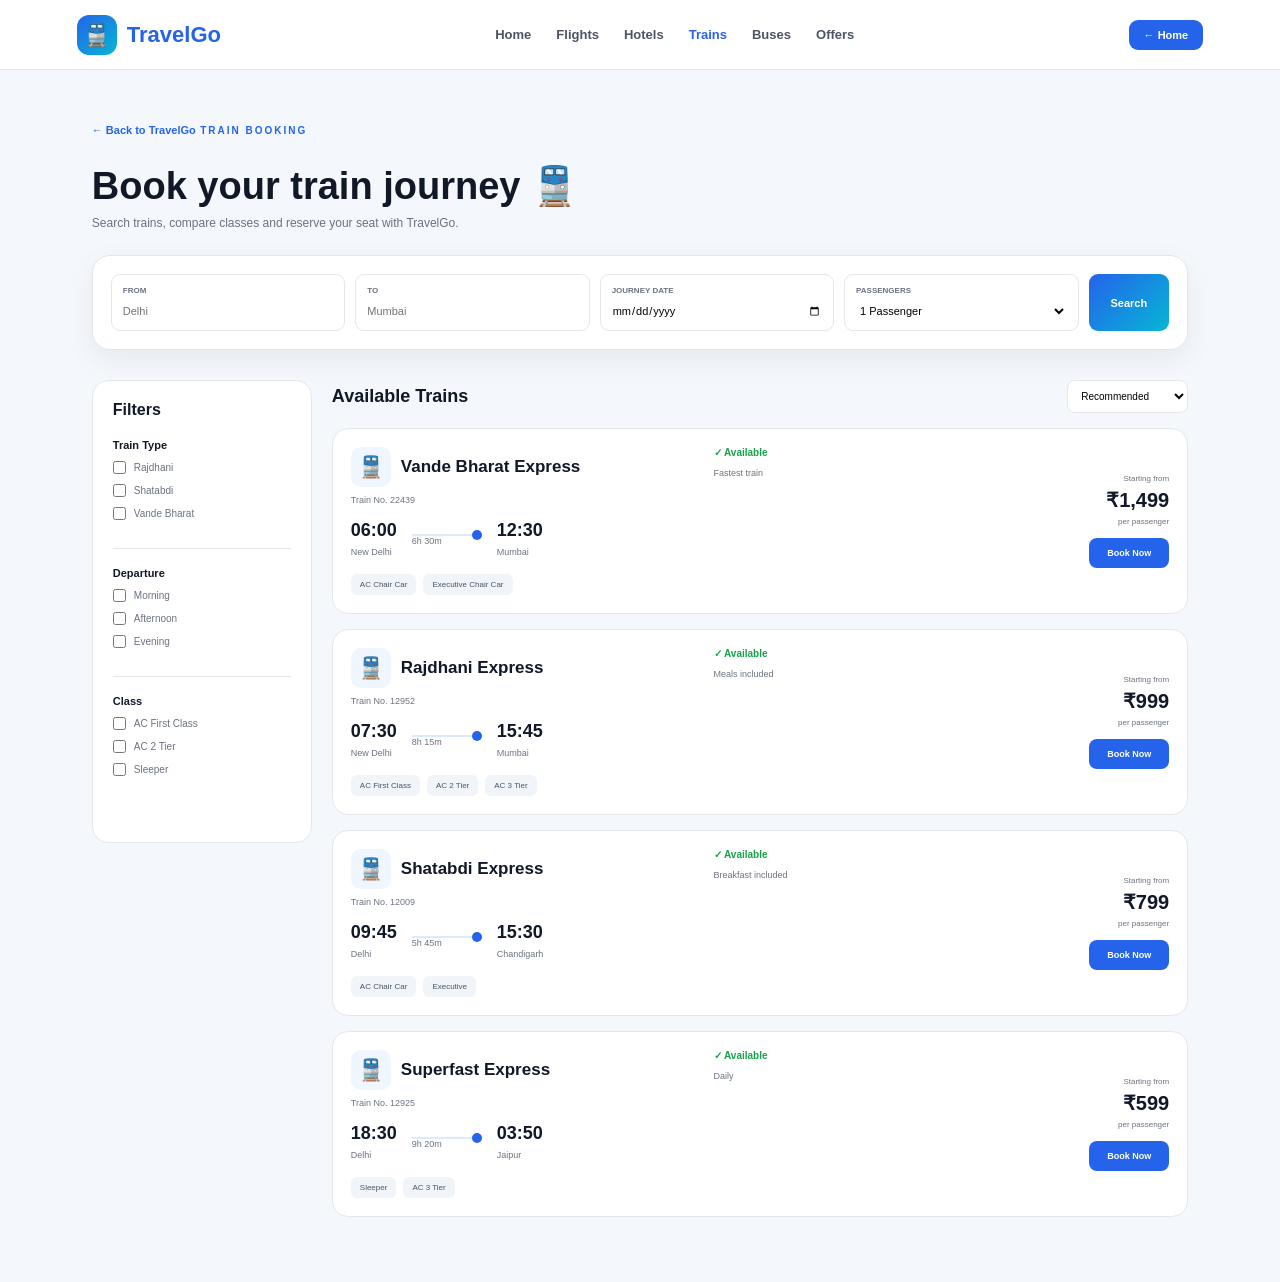
<file: trains.html>
<!DOCTYPE html>
<html lang="en">
<head>
<meta charset="UTF-8">
<meta name="viewport" content="width=device-width, initial-scale=1.0">

<title>TravelGo | Train Booking</title>

<style>
*{
    margin:0;
    padding:0;
    box-sizing:border-box;
}

body{
    font-family:Arial, sans-serif;
    background:#f4f7fb;
    color:#111827;
}

a{
    text-decoration:none;
}

button,
input,
select{
    font-family:inherit;
}

button{
    cursor:pointer;
}

/* ================= NAVBAR ================= */

header{
    height:70px;
    padding:0 6%;

    background:white;
    border-bottom:1px solid #e5e7eb;

    display:flex;
    align-items:center;
    justify-content:space-between;

    position:sticky;
    top:0;
    z-index:1000;
}

.logo{
    display:flex;
    align-items:center;
    gap:10px;

    color:#2563eb;
    font-size:22px;
    font-weight:800;
}

.logo-icon{
    width:40px;
    height:40px;

    display:grid;
    place-items:center;

    border-radius:12px;

    background:linear-gradient(
        135deg,
        #2563eb,
        #06b6d4
    );

    color:white;
}

nav{
    display:flex;
    gap:25px;
}

nav a{
    color:#4b5563;
    font-size:13px;
    font-weight:700;
}

nav a:hover,
nav a.active{
    color:#2563eb;
}

.home-btn{
    padding:9px 15px;

    border-radius:9px;

    background:#2563eb;
    color:white;

    font-size:11px;
    font-weight:700;
}

/* ================= MAIN ================= */

.page{
    max-width:1250px;
    margin:auto;
    padding:50px 6%;
}

.back{
    display:inline-block;
    margin-bottom:20px;

    color:#2563eb;
    font-size:11px;
    font-weight:700;
}

.page-top span{
    color:#2563eb;
    font-size:10px;
    font-weight:800;
    letter-spacing:2px;
}

.page-top h1{
    margin-top:8px;
    font-size:38px;
}

.page-top p{
    margin-top:8px;

    color:#6b7280;
    font-size:12px;
}

/* ================= SEARCH ================= */

.search-panel{
    display:grid;
    grid-template-columns:1fr 1fr 1fr 1fr auto;

    gap:10px;

    padding:18px;
    margin:25px 0 30px;

    background:white;

    border:1px solid #e5e7eb;
    border-radius:18px;

    box-shadow:
        0 10px 30px rgba(0,0,0,.06);
}

.field{
    padding:11px;

    border:1px solid #e5e7eb;
    border-radius:9px;
}

.field label{
    display:block;

    margin-bottom:6px;

    color:#6b7280;
    font-size:8px;
    font-weight:800;
}

.field input,
.field select{
    width:100%;

    border:0;
    outline:0;

    background:transparent;

    font-size:11px;
}

.search-btn{
    padding:0 22px;

    border:0;
    border-radius:9px;

    background:linear-gradient(
        135deg,
        #2563eb,
        #06b6d4
    );

    color:white;

    font-size:11px;
    font-weight:800;
}

/* ================= CONTENT ================= */

.content{
    display:grid;
    grid-template-columns:220px 1fr;
    gap:20px;
}

/* ================= FILTER ================= */

.filters{
    height:fit-content;

    padding:20px;

    background:white;

    border:1px solid #e5e7eb;
    border-radius:16px;
}

.filters h2{
    margin-bottom:20px;
    font-size:16px;
}

.filter-group{
    padding-bottom:18px;
    margin-bottom:18px;

    border-bottom:1px solid #e5e7eb;
}

.filter-group:last-child{
    border-bottom:0;
}

.filter-group h3{
    margin-bottom:10px;
    font-size:11px;
}

.filter-option{
    display:flex;
    align-items:center;
    gap:8px;

    margin:10px 0;

    color:#6b7280;
    font-size:10px;
}

/* ================= RESULTS ================= */

.results-header{
    display:flex;
    justify-content:space-between;
    align-items:center;

    margin-bottom:15px;
}

.results-header h2{
    font-size:18px;
}

.sort{
    padding:9px;

    border:1px solid #e5e7eb;
    border-radius:8px;

    background:white;

    font-size:10px;
}

/* ================= TRAIN CARD ================= */

.train-card{
    display:grid;

    grid-template-columns:1.2fr 1fr 150px;

    gap:20px;

    padding:18px;
    margin-bottom:15px;

    background:white;

    border:1px solid #e5e7eb;
    border-radius:16px;

    transition:.25s;
}

.train-card:hover{
    transform:translateY(-3px);

    box-shadow:
        0 12px 30px rgba(0,0,0,.08);
}

.train-name{
    display:flex;
    align-items:center;
    gap:10px;

    margin-bottom:8px;

    font-size:17px;
    font-weight:800;
}

.train-icon{
    width:40px;
    height:40px;

    display:grid;
    place-items:center;

    border-radius:10px;

    background:#eff6ff;

    font-size:21px;
}

.train-number{
    color:#6b7280;
    font-size:9px;
}

.route{
    display:flex;
    align-items:center;
    gap:15px;

    margin-top:15px;
}

.station strong{
    display:block;
    font-size:18px;
}

.station span{
    color:#6b7280;
    font-size:9px;
}

.line{
    width:70px;
    height:2px;

    background:#dbeafe;

    position:relative;
}

.line::after{
    content:"";

    position:absolute;

    right:0;
    top:-4px;

    width:10px;
    height:10px;

    border-radius:50%;

    background:#2563eb;
}

.duration{
    color:#6b7280;
    font-size:9px;
}

/* ================= CLASSES ================= */

.classes{
    display:flex;
    flex-wrap:wrap;
    gap:7px;

    margin-top:15px;
}

.class-tag{
    padding:6px 9px;

    border-radius:6px;

    background:#f1f5f9;

    color:#475569;

    font-size:8px;
}

/* ================= PRICE ================= */

.price-box{
    display:flex;
    flex-direction:column;
    justify-content:center;
    align-items:flex-end;
}

.price-box small{
    color:#6b7280;
    font-size:8px;
}

.price-box strong{
    margin:5px 0;
    font-size:20px;
}

.price-box span{
    color:#6b7280;
    font-size:8px;
}

.book-btn{
    margin-top:12px;

    padding:10px 18px;

    border:0;
    border-radius:8px;

    background:#2563eb;
    color:white;

    font-size:9px;
    font-weight:800;
}

.book-btn:hover{
    background:#1d4ed8;
}

/* ================= MODAL ================= */

.modal{
    position:fixed;
    inset:0;

    display:none;
    align-items:center;
    justify-content:center;

    padding:20px;

    background:rgba(0,0,0,.65);

    backdrop-filter:blur(5px);

    z-index:5000;
}

.modal.show{
    display:flex;
}

.modal-box{
    width:min(500px,100%);
    max-height:90vh;

    overflow-y:auto;

    padding:28px;

    background:white;
    border-radius:20px;

    animation:popup .25s ease;
}

@keyframes popup{

    from{
        opacity:0;
        transform:scale(.92);
    }

    to{
        opacity:1;
        transform:scale(1);
    }
}

.modal-top{
    display:flex;
    align-items:center;
    justify-content:space-between;

    margin-bottom:20px;
}

.modal-top h2{
    font-size:22px;
}

.close-btn{
    width:32px;
    height:32px;

    border:0;
    border-radius:50%;

    background:#f1f5f9;

    font-size:18px;
}

.selected-train{
    padding:15px;
    margin-bottom:20px;

    border-radius:12px;

    background:#eff6ff;

    color:#1e3a8a;

    font-size:10px;
    line-height:1.8;
}

.form-group{
    margin-bottom:14px;
}

.form-group label{
    display:block;

    margin-bottom:6px;

    font-size:9px;
    font-weight:800;
}

.form-group input,
.form-group select{
    width:100%;
    height:44px;

    padding:0 12px;

    border:1px solid #dbe1ea;
    border-radius:9px;

    outline:0;

    font-size:11px;
}

.form-group input:focus,
.form-group select:focus{
    border-color:#2563eb;
}

.continue-btn{
    width:100%;
    height:45px;

    border:0;
    border-radius:9px;

    background:#2563eb;

    color:white;

    font-size:11px;
    font-weight:800;
}

/* ================= OTP ================= */

.otp-section{
    display:none;
}

.otp-section.show{
    display:block;
}

.otp-message{
    padding:14px;
    margin-bottom:15px;

    border-radius:10px;

    background:#f0fdf4;
    color:#166534;

    font-size:10px;
}

.otp-input{
    text-align:center;

    letter-spacing:8px;

    font-size:18px !important;
    font-weight:800;
}

/* ================= SUCCESS ================= */

.success{
    display:none;
    text-align:center;
}

.success.show{
    display:block;
}

.success-icon{
    width:70px;
    height:70px;

    display:grid;
    place-items:center;

    margin:0 auto 20px;

    border-radius:50%;

    background:#dcfce7;
    color:#16a34a;

    font-size:35px;
}

.success p{
    margin-top:8px;

    color:#6b7280;

    font-size:11px;
    line-height:1.6;
}

.booking-id{
    padding:14px;
    margin:20px 0;

    border-radius:10px;

    background:#f1f5f9;

    font-size:11px;
    font-weight:800;
}

/* ================= RESPONSIVE ================= */

@media(max-width:950px){

    .search-panel{
        grid-template-columns:1fr 1fr;
    }

    .content{
        grid-template-columns:1fr;
    }

    .filters{
        display:none;
    }

    .train-card{
        grid-template-columns:1fr;
    }

    .price-box{
        align-items:flex-start;
    }
}

@media(max-width:650px){

    header{
        padding:0 20px;
    }

    nav{
        display:none;
    }

    .page{
        padding:35px 20px;
    }

    .page-top h1{
        font-size:30px;
    }

    .search-panel{
        grid-template-columns:1fr;
    }

    .search-btn{
        height:45px;
    }

    .route{
        gap:8px;
    }

    .line{
        width:40px;
    }
}
</style>
</head>

<body>

<!-- ================= NAVBAR ================= -->

<header>

    <a href="index.html" class="logo">

        <span class="logo-icon">
            🚆
        </span>

        TravelGo

    </a>

    <nav>

        <a href="index.html">
            Home
        </a>

        <a href="flight.html">
            Flights
        </a>

        <a href="hotels.html">
            Hotels
        </a>

        <a href="trains.html" class="active">
            Trains
        </a>

        <a href="buses.html">
            Buses
        </a>
<a href="offer.html">Offers</a>
    </nav>

    <a href="index.html" class="home-btn">
        ← Home
    </a>

</header>


<!-- ================= MAIN ================= -->

<main class="page">

    <div class="page-top">

        <a href="index.html" class="back">
            ← Back to TravelGo
        </a>

        <span>
            TRAIN BOOKING
        </span>

        <h1>
            Book your train journey 🚆
        </h1>

        <p>
            Search trains, compare classes and
            reserve your seat with TravelGo.
        </p>

    </div>


    <!-- ================= SEARCH ================= -->

    <div class="search-panel">

        <div class="field">

            <label>
                FROM
            </label>

            <input
                type="text"
                id="fromStation"
                placeholder="Delhi"
            >

        </div>


        <div class="field">

            <label>
                TO
            </label>

            <input
                type="text"
                id="toStation"
                placeholder="Mumbai"
            >

        </div>


        <div class="field">

            <label>
                JOURNEY DATE
            </label>

            <input
                type="date"
                id="journeyDate"
            >

        </div>


        <div class="field">

            <label>
                PASSENGERS
            </label>

            <select id="passengers">

                <option value="1">
                    1 Passenger
                </option>

                <option value="2">
                    2 Passengers
                </option>

                <option value="3">
                    3 Passengers
                </option>

                <option value="4">
                    4 Passengers
                </option>

            </select>

        </div>


        <button
            class="search-btn"
            onclick="searchTrains()"
        >
            Search
        </button>

    </div>


    <!-- ================= CONTENT ================= -->

    <div class="content">


        <!-- FILTERS -->

        <aside class="filters">

            <h2>
                Filters
            </h2>


            <div class="filter-group">

                <h3>
                    Train Type
                </h3>

                <label class="filter-option">

                    <input type="checkbox">

                    Rajdhani

                </label>

                <label class="filter-option">

                    <input type="checkbox">

                    Shatabdi

                </label>

                <label class="filter-option">

                    <input type="checkbox">

                    Vande Bharat

                </label>

            </div>


            <div class="filter-group">

                <h3>
                    Departure
                </h3>

                <label class="filter-option">

                    <input type="checkbox">

                    Morning

                </label>

                <label class="filter-option">

                    <input type="checkbox">

                    Afternoon

                </label>

                <label class="filter-option">

                    <input type="checkbox">

                    Evening

                </label>

            </div>


            <div class="filter-group">

                <h3>
                    Class
                </h3>

                <label class="filter-option">

                    <input type="checkbox">

                    AC First Class

                </label>

                <label class="filter-option">

                    <input type="checkbox">

                    AC 2 Tier

                </label>

                <label class="filter-option">

                    <input type="checkbox">

                    Sleeper

                </label>

            </div>

        </aside>


        <!-- ================= RESULTS ================= -->

        <section>

            <div class="results-header">

                <h2>
                    Available Trains
                </h2>

                <select
                    class="sort"
                    id="sortTrains"
                    onchange="sortTrains()"
                >

                    <option value="recommended">
                        Recommended
                    </option>

                    <option value="price">
                        Cheapest
                    </option>

                    <option value="time">
                        Earliest Departure
                    </option>

                </select>

            </div>


            <!-- TRAIN 1 -->

            <article
                class="train-card"
                data-price="1499"
                data-time="0600"
            >

                <div>

                    <div class="train-name">

                        <span class="train-icon">
                            🚆
                        </span>

                        Vande Bharat Express

                    </div>

                    <div class="train-number">
                        Train No. 22439
                    </div>


                    <div class="route">

                        <div class="station">

                            <strong>
                                06:00
                            </strong>

                            <span>
                                New Delhi
                            </span>

                        </div>


                        <div>

                            <div class="line"></div>

                            <div class="duration">
                                6h 30m
                            </div>

                        </div>


                        <div class="station">

                            <strong>
                                12:30
                            </strong>

                            <span>
                                Mumbai
                            </span>

                        </div>

                    </div>


                    <div class="classes">

                        <span class="class-tag">
                            AC Chair Car
                        </span>

                        <span class="class-tag">
                            Executive Chair Car
                        </span>

                    </div>

                </div>


                <div>

                    <p style="
                        color:#16a34a;
                        font-size:10px;
                        font-weight:800;
                    ">
                        ✓ Available
                    </p>

                    <p style="
                        margin-top:10px;
                        color:#6b7280;
                        font-size:9px;
                    ">
                        Fastest train
                    </p>

                </div>


                <div class="price-box">

                    <small>
                        Starting from
                    </small>

                    <strong>
                        ₹1,499
                    </strong>

                    <span>
                        per passenger
                    </span>

                    <button
                        class="book-btn"
                        onclick="openBooking(
                            'Vande Bharat Express',
                            '22439',
                            '06:00',
                            '12:30',
                            '₹1,499'
                        )"
                    >
                        Book Now
                    </button>

                </div>

            </article>


            <!-- TRAIN 2 -->

            <article
                class="train-card"
                data-price="999"
                data-time="0730"
            >

                <div>

                    <div class="train-name">

                        <span class="train-icon">
                            🚆
                        </span>

                        Rajdhani Express

                    </div>

                    <div class="train-number">
                        Train No. 12952
                    </div>


                    <div class="route">

                        <div class="station">

                            <strong>
                                07:30
                            </strong>

                            <span>
                                New Delhi
                            </span>

                        </div>


                        <div>

                            <div class="line"></div>

                            <div class="duration">
                                8h 15m
                            </div>

                        </div>


                        <div class="station">

                            <strong>
                                15:45
                            </strong>

                            <span>
                                Mumbai
                            </span>

                        </div>

                    </div>


                    <div class="classes">

                        <span class="class-tag">
                            AC First Class
                        </span>

                        <span class="class-tag">
                            AC 2 Tier
                        </span>

                        <span class="class-tag">
                            AC 3 Tier
                        </span>

                    </div>

                </div>


                <div>

                    <p style="
                        color:#16a34a;
                        font-size:10px;
                        font-weight:800;
                    ">
                        ✓ Available
                    </p>

                    <p style="
                        margin-top:10px;
                        color:#6b7280;
                        font-size:9px;
                    ">
                        Meals included
                    </p>

                </div>


                <div class="price-box">

                    <small>
                        Starting from
                    </small>

                    <strong>
                        ₹999
                    </strong>

                    <span>
                        per passenger
                    </span>

                    <button
                        class="book-btn"
                        onclick="openBooking(
                            'Rajdhani Express',
                            '12952',
                            '07:30',
                            '15:45',
                            '₹999'
                        )"
                    >
                        Book Now
                    </button>

                </div>

            </article>


            <!-- TRAIN 3 -->

            <article
                class="train-card"
                data-price="799"
                data-time="0945"
            >

                <div>

                    <div class="train-name">

                        <span class="train-icon">
                            🚆
                        </span>

                        Shatabdi Express

                    </div>

                    <div class="train-number">
                        Train No. 12009
                    </div>


                    <div class="route">

                        <div class="station">

                            <strong>
                                09:45
                            </strong>

                            <span>
                                Delhi
                            </span>

                        </div>


                        <div>

                            <div class="line"></div>

                            <div class="duration">
                                5h 45m
                            </div>

                        </div>


                        <div class="station">

                            <strong>
                                15:30
                            </strong>

                            <span>
                                Chandigarh
                            </span>

                        </div>

                    </div>


                    <div class="classes">

                        <span class="class-tag">
                            AC Chair Car
                        </span>

                        <span class="class-tag">
                            Executive
                        </span>

                    </div>

                </div>


                <div>

                    <p style="
                        color:#16a34a;
                        font-size:10px;
                        font-weight:800;
                    ">
                        ✓ Available
                    </p>

                    <p style="
                        margin-top:10px;
                        color:#6b7280;
                        font-size:9px;
                    ">
                        Breakfast included
                    </p>

                </div>


                <div class="price-box">

                    <small>
                        Starting from
                    </small>

                    <strong>
                        ₹799
                    </strong>

                    <span>
                        per passenger
                    </span>

                    <button
                        class="book-btn"
                        onclick="openBooking(
                            'Shatabdi Express',
                            '12009',
                            '09:45',
                            '15:30',
                            '₹799'
                        )"
                    >
                        Book Now
                    </button>

                </div>

            </article>


            <!-- TRAIN 4 -->

            <article
                class="train-card"
                data-price="599"
                data-time="1830"
            >

                <div>

                    <div class="train-name">

                        <span class="train-icon">
                            🚆
                        </span>

                        Superfast Express

                    </div>

                    <div class="train-number">
                        Train No. 12925
                    </div>


                    <div class="route">

                        <div class="station">

                            <strong>
                                18:30
                            </strong>

                            <span>
                                Delhi
                            </span>

                        </div>


                        <div>

                            <div class="line"></div>

                            <div class="duration">
                                9h 20m
                            </div>

                        </div>


                        <div class="station">

                            <strong>
                                03:50
                            </strong>

                            <span>
                                Jaipur
                            </span>

                        </div>

                    </div>


                    <div class="classes">

                        <span class="class-tag">
                            Sleeper
                        </span>

                        <span class="class-tag">
                            AC 3 Tier
                        </span>

                    </div>

                </div>


                <div>

                    <p style="
                        color:#16a34a;
                        font-size:10px;
                        font-weight:800;
                    ">
                        ✓ Available
                    </p>

                    <p style="
                        margin-top:10px;
                        color:#6b7280;
                        font-size:9px;
                    ">
                        Daily
                    </p>

                </div>


                <div class="price-box">

                    <small>
                        Starting from
                    </small>

                    <strong>
                        ₹599
                    </strong>

                    <span>
                        per passenger
                    </span>

                    <button
                        class="book-btn"
                        onclick="openBooking(
                            'Superfast Express',
                            '12925',
                            '18:30',
                            '03:50',
                            '₹599'
                        )"
                    >
                        Book Now
                    </button>

                </div>

            </article>

        </section>

    </div>

</main>


<!-- ================= BOOKING MODAL ================= -->

<div
    class="modal"
    id="bookingModal"
>

    <div class="modal-box">


        <!-- PASSENGER FORM -->

        <div id="passengerForm">

            <div class="modal-top">

                <h2>
                    Passenger Details
                </h2>

                <button
                    class="close-btn"
                    onclick="closeBooking()"
                >
                    ×
                </button>

            </div>


            <div
                class="selected-train"
                id="selectedTrain"
            >
                Train details
            </div>


            <div class="form-group">

                <label>
                    PASSENGER NAME
                </label>

                <input
                    type="text"
                    id="passengerName"
                    placeholder="Enter full name"
                >

            </div>


            <div class="form-group">

                <label>
                    MOBILE NUMBER
                </label>

                <input
                    type="tel"
                    id="passengerPhone"
                    maxlength="10"
                    placeholder="10-digit mobile number"
                >

            </div>


            <div class="form-group">

                <label>
                    EMAIL
                </label>

                <input
                    type="email"
                    id="passengerEmail"
                    placeholder="example@email.com"
                >

            </div>


            <div class="form-group">

                <label>
                    TRAVEL CLASS
                </label>

                <select id="travelClass">

                    <option>
                        AC First Class
                    </option>

                    <option>
                        AC 2 Tier
                    </option>

                    <option>
                        AC 3 Tier
                    </option>

                    <option>
                        Sleeper
                    </option>

                    <option>
                        Chair Car
                    </option>

                </select>

            </div>


            <button
                class="continue-btn"
                onclick="sendOTP()"
            >
                Continue & Send OTP
            </button>

        </div>


        <!-- OTP -->

        <div
            class="otp-section"
            id="otpSection"
        >

            <div class="modal-top">

                <h2>
                    Verify Mobile
                </h2>

                <button
                    class="close-btn"
                    onclick="closeBooking()"
                >
                    ×
                </button>

            </div>


            <div class="otp-message">

                🔐 Demo OTP sent to your mobile.

                <br><br>

                Use OTP:

                <strong>
                    123456
                </strong>

            </div>


            <div class="form-group">

                <label>
                    ENTER OTP
                </label>

                <input
                    type="text"
                    id="otpInput"
                    class="otp-input"
                    maxlength="6"
                    placeholder="••••••"
                >

            </div>


            <button
                class="continue-btn"
                onclick="verifyOTP()"
            >
                Verify & Confirm
            </button>

        </div>


        <!-- SUCCESS -->

        <div
            class="success"
            id="successSection"
        >

            <div class="success-icon">
                ✓
            </div>

            <h2>
                Ticket Booked!
            </h2>

            <p>
                Your train booking has been
                successfully confirmed.
            </p>


            <div class="booking-id">

                Booking ID:

                <span id="bookingId">
                    TG000000
                </span>

            </div>


            <button
                class="continue-btn"
                onclick="closeBooking()"
            >
                Done
            </button>

        </div>

    </div>

</div>


<script>

/* ================= DATE ================= */

const today = new Date();

const todayString =
    today.getFullYear() +
    "-" +
    String(today.getMonth()+1).padStart(2,"0") +
    "-" +
    String(today.getDate()).padStart(2,"0");


document
.getElementById("journeyDate")
.min = todayString;


/* ================= SEARCH ================= */

function searchTrains(){

    const from =
        document
        .getElementById("fromStation")
        .value
        .trim();

    const to =
        document
        .getElementById("toStation")
        .value
        .trim();

    const date =
        document
        .getElementById("journeyDate")
        .value;


    if(!from){

        alert(
            "Please enter departure station."
        );

        return;
    }


    if(!to){

        alert(
            "Please enter destination station."
        );

        return;
    }


    if(!date){

        alert(
            "Please select journey date."
        );

        return;
    }


    alert(
        `Searching trains from ${from} to ${to}...`
    );

}


/* ================= SORT ================= */

function sortTrains(){

    const type =
        document
        .getElementById("sortTrains")
        .value;

    const container =
        document.querySelector("section");

    const cards =
        Array.from(
            document.querySelectorAll(
                ".train-card"
            )
        );


    if(type === "price"){

        cards.sort(
            (a,b) =>
            Number(a.dataset.price) -
            Number(b.dataset.price)
        );

    }


    if(type === "time"){

        cards.sort(
            (a,b) =>
            Number(a.dataset.time) -
            Number(b.dataset.time)
        );

    }


    cards.forEach(card => {

        container.appendChild(card);

    });

}


/* ================= SELECTED TRAIN ================= */

let selectedTrain = {};


/* ================= OPEN BOOKING ================= */

function openBooking(
    name,
    number,
    departure,
    arrival,
    price
){

    selectedTrain = {
        name,
        number,
        departure,
        arrival,
        price
    };


    document
    .getElementById("selectedTrain")
    .innerHTML = `

        <strong>
            ${name}
        </strong>

        <br>

        Train No:
        ${number}

        <br>

        ${departure}
        → 
        ${arrival}

        <br>

        Starting fare:
        <strong>
            ${price}
        </strong>

    `;


    document
    .getElementById("bookingModal")
    .classList.add("show");


    document
    .getElementById("passengerForm")
    .style.display = "block";


    document
    .getElementById("otpSection")
    .classList.remove("show");


    document
    .getElementById("successSection")
    .classList.remove("show");

}


/* ================= CLOSE ================= */

function closeBooking(){

    document
    .getElementById("bookingModal")
    .classList.remove("show");

}


/* ================= SEND OTP ================= */

function sendOTP(){

    const name =
        document
        .getElementById("passengerName")
        .value
        .trim();

    const phone =
        document
        .getElementById("passengerPhone")
        .value
        .trim();

    const email =
        document
        .getElementById("passengerEmail")
        .value
        .trim();


    if(!name){

        alert(
            "Please enter passenger name."
        );

        return;
    }


    if(
        !/^[6-9]\d{9}$/.test(phone)
    ){

        alert(
            "Please enter a valid 10-digit mobile number."
        );

        return;
    }


    if(
        !/^[^\s@]+@[^\s@]+\.[^\s@]+$/
        .test(email)
    ){

        alert(
            "Please enter a valid email."
        );

        return;
    }


    selectedTrain.passenger =
        name;

    selectedTrain.phone =
        phone;

    selectedTrain.email =
        email;

    selectedTrain.class =
        document
        .getElementById("travelClass")
        .value;


    document
    .getElementById("passengerForm")
    .style.display = "none";


    document
    .getElementById("otpSection")
    .classList.add("show");


    console.log(
        "Demo OTP: 123456"
    );

}


/* ================= VERIFY OTP ================= */

function verifyOTP(){

    const otp =
        document
        .getElementById("otpInput")
        .value
        .trim();


    if(otp !== "123456"){

        alert(
            "Invalid OTP. Use 123456 for this demo."
        );

        return;
    }


    const bookingId =
        "TG" +
        Math.floor(
            100000 +
            Math.random() * 900000
        );


    document
    .getElementById("bookingId")
    .textContent =
        bookingId;


    document
    .getElementById("otpSection")
    .classList.remove("show");


    document
    .getElementById("successSection")
    .classList.add("show");


    console.log(
        "Train booking:",
        selectedTrain
    );

}


/* ================= PHONE ================= */

document
.getElementById("passengerPhone")
.addEventListener(
    "input",
    function(){

        this.value =
            this.value.replace(
                /\D/g,
                ""
            );

    }
);


/* ================= OTP ================= */

document
.getElementById("otpInput")
.addEventListener(
    "input",
    function(){

        this.value =
            this.value.replace(
                /\D/g,
                ""
            );

    }
);


/* ================= OUTSIDE CLICK ================= */

document
.getElementById("bookingModal")
.addEventListener(
    "click",
    function(event){

        if(
            event.target === this
        ){

            closeBooking();

        }

    }
);


/* ================= ESC ================= */

document.addEventListener(
    "keydown",
    function(event){

        if(
            event.key === "Escape"
        ){

            closeBooking();

        }

    }
);

</script>

</body>
</html>
</file>
